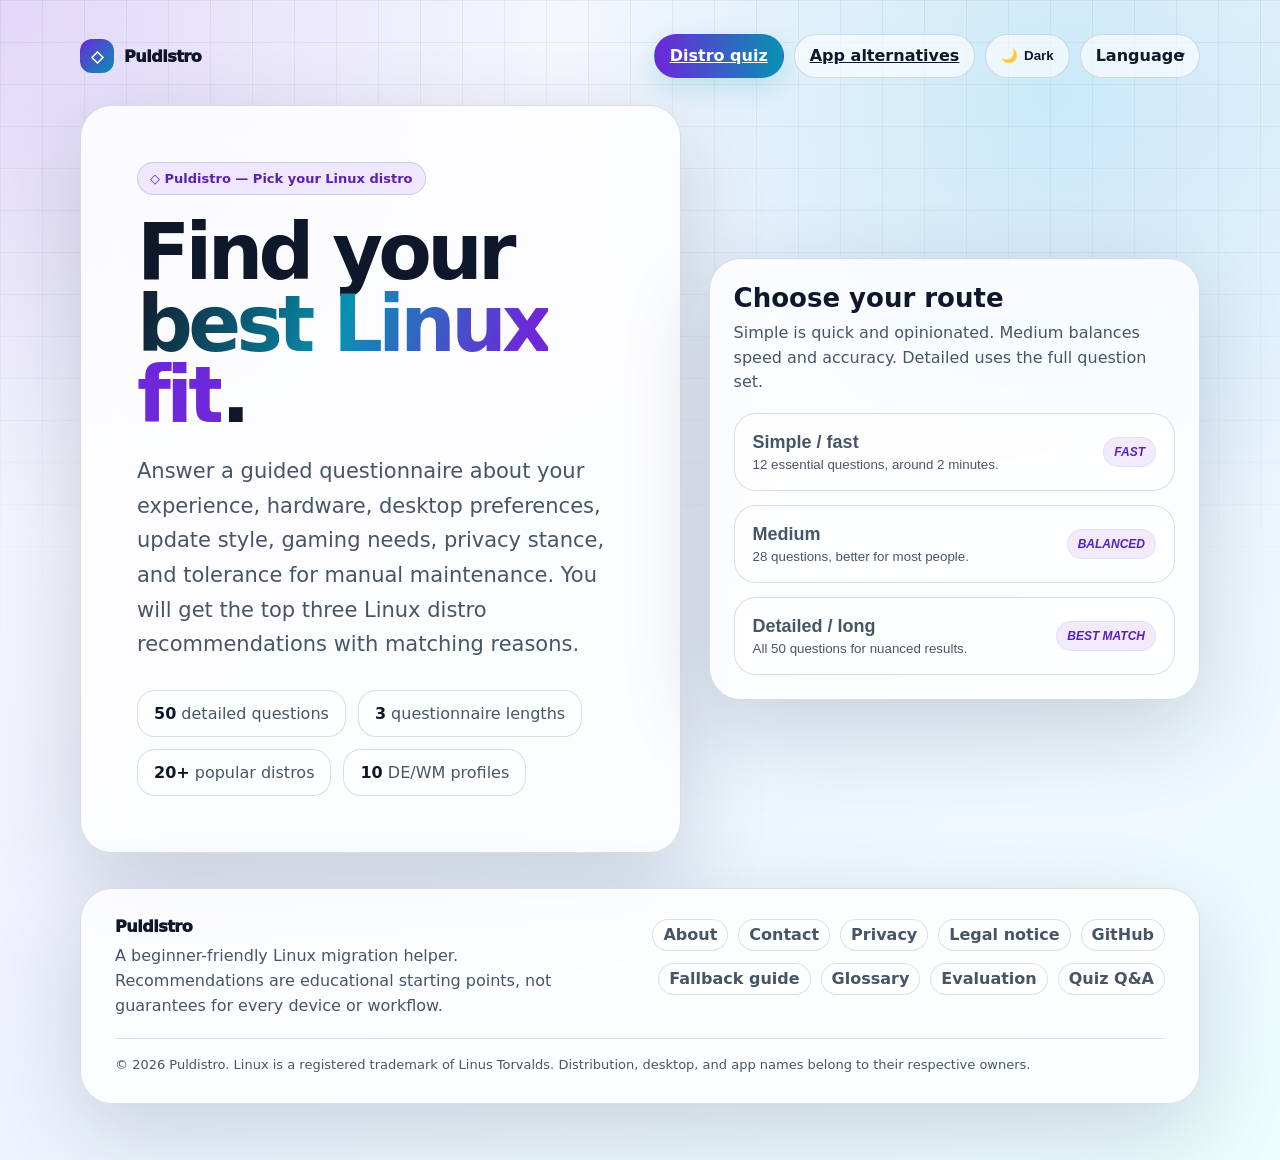
<file: index.html>
<!doctype html>
<html lang="en">
<head>
  <meta charset="utf-8" />
  <meta name="viewport" content="width=device-width, initial-scale=1" />
  <meta name="description" content="Puldistro is a Linux distro picker and beginner-friendly Linux distribution quiz that helps you find a Linux fit for your hardware, experience, gaming needs, privacy preferences, and maintenance style." />
  <meta name="robots" content="index, follow" />
  <link rel="canonical" href="https://puldistro.com/" />
  <meta property="og:title" content="Puldistro — Find your best Linux distro" />
  <meta property="og:description" content="Answer a guided Linux distribution quiz and get distro recommendations matched to your hardware, experience, gaming needs, privacy preferences, and maintenance style." />
  <meta property="og:type" content="website" />
  <meta property="og:url" content="https://puldistro.com/" />
  <meta property="og:site_name" content="Puldistro" />
  <meta name="twitter:card" content="summary" />
  <meta name="twitter:title" content="Puldistro — Find your best Linux distro" />
  <meta name="twitter:description" content="A beginner-friendly Linux distro picker and quiz for finding your best Linux distribution fit." />
  <link rel="icon" type="image/svg+xml" href="favicon.svg" />
  <title data-i18n="index.title">Puldistro — Linux distro picker</title>
  <script src="js/theme-init.js"></script>
  <link rel="stylesheet" href="css/index.css" />
  <link rel="stylesheet" href="css/theme.css?v=20260524-footer-style" />
  <script src="js/i18n-data.js?v=20260524-de-fallback" defer></script>
   <script src="js/i18n.js?v=20260524-live-locales" defer></script>
  <script src="js/theme.js?v=20260524-no-cursor-effect" defer></script>
  <script src="js/quiz-data.js" defer></script>
  <script src="js/index.js" defer></script>
</head>
<body>
  <main class="shell">
    <nav class="nav">
      <a class="brand" href="index.html"><span class="mark">◇</span><span data-i18n="common.brand">Puldistro</span></a>
      <div class="nav-links">
        <a class="btn primary" href="index.html" data-i18n="common.distro_quiz">Distro quiz</a>
        <a class="btn" href="html/alternatives.html" data-i18n="common.app_alternatives">App alternatives</a>

        <button class="btn theme-toggle" type="button" data-theme-toggle aria-label="Switch theme" data-i18n-attr-aria-label="common.switch_theme"><span class="theme-icon" aria-hidden="true">☀️</span><span class="theme-label" data-i18n="common.theme">Theme</span></button><label class="btn language-toggle"><span data-i18n="common.language_label">Language</span><select class="language-select" data-language-select aria-label="Language" data-i18n-attr-aria-label="common.language_label"><option value="en">English</option><option value="de">Deutsch</option></select></label></div>
    </nav>

    <section id="home" class="hero">
      <div class="intro glass">
        <div class="eyebrow" data-i18n="index.eyebrow">◇ Puldistro — Pick your Linux distro</div>
        <h1 data-i18n-html="index.hero_title">Find your <span class="gradient">best Linux fit</span>.</h1>
        <p class="lead" data-i18n="index.lead">Answer a guided questionnaire about your experience, hardware, desktop preferences, update style, gaming needs, privacy stance, and tolerance for manual maintenance. You will get the top three Linux distro recommendations with matching reasons.</p>
        <div class="stats">
          <div class="stat"><strong>50</strong> <span data-i18n="index.stat_questions">detailed questions</span></div>
          <div class="stat"><strong>3</strong> <span data-i18n="index.stat_lengths">questionnaire lengths</span></div>
          <div class="stat"><strong>20+</strong> <span data-i18n="index.stat_distros">popular distros</span></div>
          <div class="stat"><strong>10</strong> <span data-i18n="index.stat_profiles">DE/WM profiles</span></div>
        </div>
      </div>
      <aside class="mode-card glass">
        <h2 data-i18n="index.route_title">Choose your route</h2>
        <p data-i18n="index.route_text">Simple is quick and opinionated. Medium balances speed and accuracy. Detailed uses the full question set.</p>
        <div class="modes">
          <button class="mode" data-mode="simple"><span><b data-i18n="index.mode_simple">Simple / fast</b><span data-i18n="index.mode_simple_desc">12 essential questions, around 2 minutes.</span></span><i class="pill" data-i18n="index.mode_simple_pill">FAST</i></button>
          <button class="mode" data-mode="medium"><span><b data-i18n="index.mode_medium">Medium</b><span data-i18n="index.mode_medium_desc">28 questions, better for most people.</span></span><i class="pill" data-i18n="index.mode_medium_pill">BALANCED</i></button>
          <button class="mode" data-mode="detailed"><span><b data-i18n="index.mode_detailed">Detailed / long</b><span data-i18n="index.mode_detailed_desc">All 50 questions for nuanced results.</span></span><i class="pill" data-i18n="index.mode_detailed_pill">BEST MATCH</i></button>
        </div>
      </aside>
    </section>

    <section id="app" class="app">
      <article class="question-card glass">
        <div class="topbar">
          <div class="progress-wrap"><div id="progress" class="progress"></div></div>
          <div id="counter" class="counter"></div>
        </div>
        <div id="questionType" class="question-type"></div>
        <h2 id="question" class="question"></h2>
        <p id="hint" class="hint"></p>
        <div id="answers" class="answers"></div>
        <div class="controls">
          <button id="backBtn" class="btn" data-i18n="index.back">Back</button>
          <button id="restartBtn" class="btn" data-i18n="index.restart">Restart</button>
        </div>
      </article>
    </section>

    <section id="results" class="results">
      <div class="results-head glass">
        <h2 data-i18n="index.results_title">Your top three distros</h2>
        <p data-i18n="index.results_intro">Scores are preference matches, not objective quality rankings. If two results are close, pick based on community, desktop polish, and whether you prefer stable releases or newer packages.</p>
      </div>
      <div id="resultGrid" class="result-grid"></div>
      <section class="share-results glass" aria-live="polite">
        <div>
          <h3 data-i18n="index.share_title">Help improve Puldistro</h3>
          <p data-i18n="index.share_text">Optionally send your quiz answers, scores, language, and recommendation results anonymously. No account, cookies, IP address, or browser fingerprint is stored by Puldistro.</p>
        </div>
        <button id="shareResultsBtn" class="btn primary" type="button" data-i18n="index.share_button">Share anonymous result</button>
        <p id="shareResultsStatus" class="share-status" role="status"></p>
      </section>
      <div id="compatNotes" class="other-matches glass"></div>
      <div class="other-matches glass">
        <h3 data-i18n="index.other_matches">Other strong matches</h3>
        <div id="otherMatches" class="mini-list"></div>
        <div class="controls"><button id="againBtn" class="btn primary" data-i18n="index.take_again">Take it again</button></div>
      </div>
    </section>


    <footer class="site-footer glass">
      <div class="footer-top">
        <div>
          <div class="footer-brand" data-i18n="common.brand">Puldistro</div>
          <p class="footer-text" data-i18n="common.footer_text">A beginner-friendly Linux migration helper. Recommendations are educational starting points, not guarantees for every device or workflow.</p>
        </div>
        <nav class="footer-links" aria-label="Footer navigation" data-i18n-attr-aria-label="common.footer_aria">
          <div class="footer-row">
            <a href="html/about.html" data-i18n="common.about">About</a>
            <a href="html/contact.html" data-i18n="common.contact">Contact</a>
            <a href="html/privacy.html" data-i18n="common.privacy">Privacy</a>
            <a href="html/legal.html" data-i18n="common.legal_notice">Legal notice</a>
            <a href="https://github.com/firstp1ck/puldistro" target="_blank" rel="noopener noreferrer" data-i18n="common.github">GitHub</a>
          </div>
          <div class="footer-row">
            <a href="html/fallback.html" data-i18n="common.fallback_guide">Fallback guide</a>
            <a href="html/glossary.html" data-i18n="common.glossary">Glossary</a>
            <a href="html/evaluation.html" data-i18n="common.evaluation">Evaluation</a>
            <a href="html/questions.html" data-i18n="common.questions_answers">Quiz Q&A</a>
          </div>
        </nav>
      </div>
      <div class="footer-bottom" data-i18n="common.footer_bottom">© 2026 Puldistro. Linux is a registered trademark of Linus Torvalds. Distribution, desktop, and app names belong to their respective owners.</div>
    </footer>
  </main>

</body>
</html>
</file>
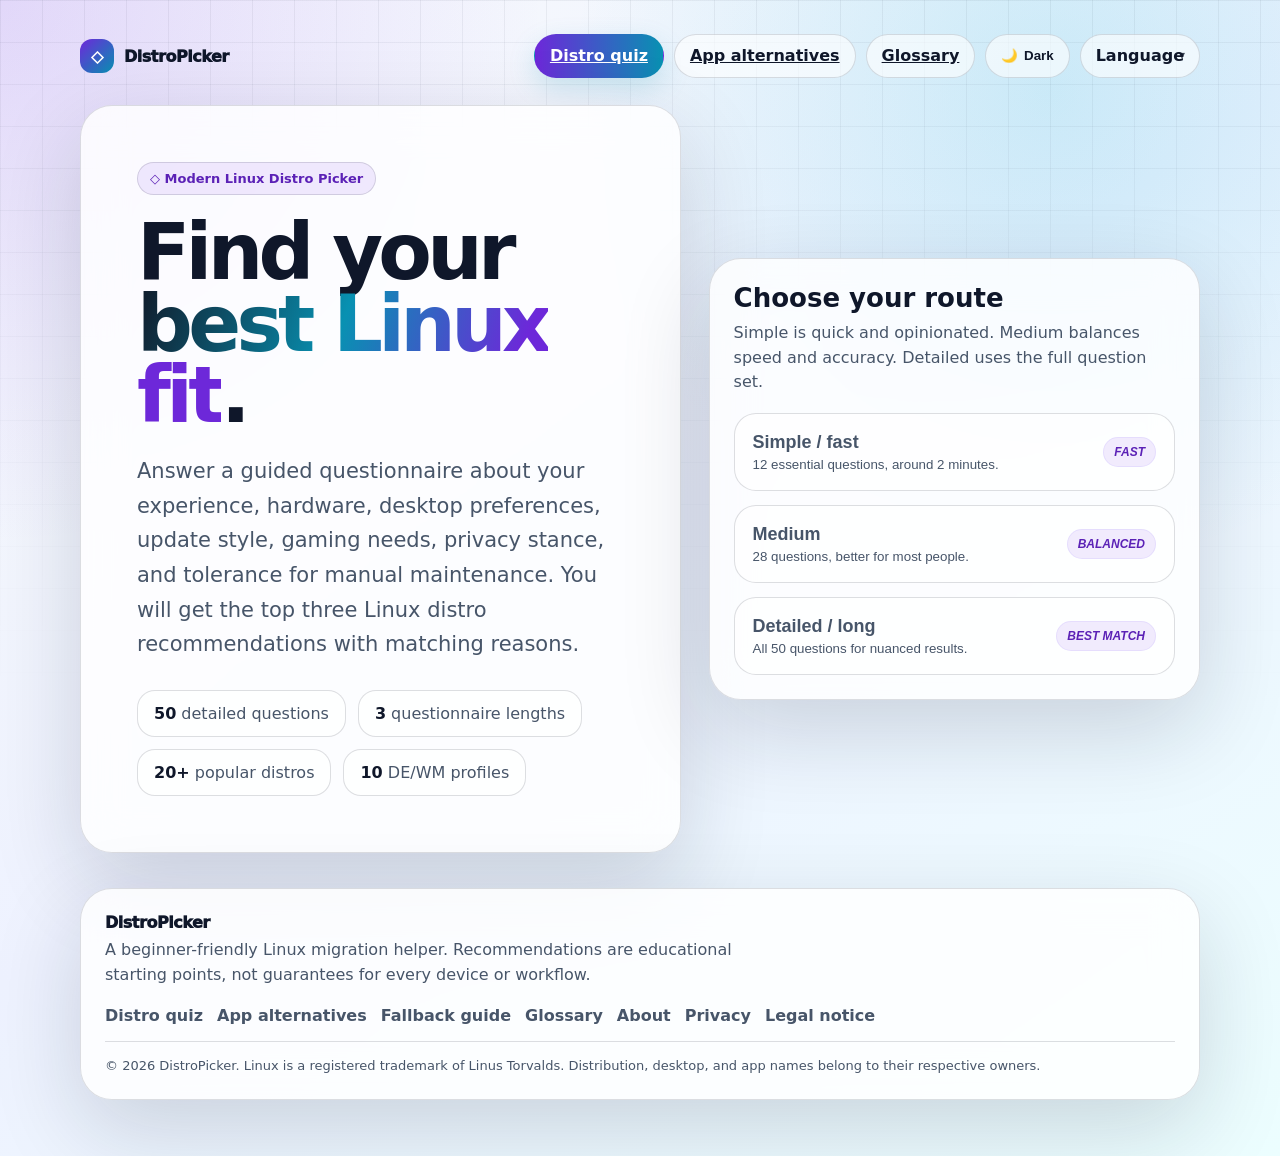
<file: linux-distro-helper/index.html>
<!doctype html>
<html lang="en">
<head>
  <meta charset="utf-8" />
  <meta name="viewport" content="width=device-width, initial-scale=1" />
  <title data-i18n="index.title">Linux Distro Helper</title>
  <script src="js/theme-init.js"></script>
  <link rel="stylesheet" href="css/index.css" />
  <link rel="stylesheet" href="css/theme.css?v=20260524-language-card-clickable" />
  <script src="js/i18n.js?v=20260524-live-locales" defer></script>
  <script src="js/theme.js" defer></script>
  <script src="js/index.js" defer></script>
</head>
<body>
  <main class="shell">
    <nav class="nav">
      <a class="brand" href="index.html"><span class="mark">◇</span><span data-i18n="common.brand">DistroPicker</span></a>
      <div class="nav-links">
        <a class="btn primary" href="index.html" data-i18n="common.distro_quiz">Distro quiz</a>
        <a class="btn" href="html/alternatives.html" data-i18n="common.app_alternatives">App alternatives</a>
        <a class="btn" href="html/glossary.html" data-i18n="common.glossary">Glossary</a>
      
        <button class="btn theme-toggle" type="button" data-theme-toggle aria-label="Switch theme" data-i18n-attr-aria-label="common.switch_theme"><span class="theme-icon" aria-hidden="true">☀️</span><span class="theme-label" data-i18n="common.theme">Theme</span></button><label class="btn language-toggle"><span data-i18n="common.language_label">Language</span><select class="language-select" data-language-select aria-label="Language"><option value="en">English</option><option value="de">Deutsch</option></select></label></div>
    </nav>

    <section id="home" class="hero">
      <div class="intro glass">
        <div class="eyebrow" data-i18n="index.eyebrow">◇ Modern Linux Distro Picker</div>
        <h1 data-i18n-html="index.hero_title">Find your <span class="gradient">best Linux fit</span>.</h1>
        <p class="lead" data-i18n="index.lead">Answer a guided questionnaire about your experience, hardware, desktop preferences, update style, gaming needs, privacy stance, and tolerance for manual maintenance. You will get the top three Linux distro recommendations with matching reasons.</p>
        <div class="stats">
          <div class="stat"><strong>50</strong> <span data-i18n="index.stat_questions">detailed questions</span></div>
          <div class="stat"><strong>3</strong> <span data-i18n="index.stat_lengths">questionnaire lengths</span></div>
          <div class="stat"><strong>20+</strong> <span data-i18n="index.stat_distros">popular distros</span></div>
          <div class="stat"><strong>10</strong> <span data-i18n="index.stat_profiles">DE/WM profiles</span></div>
        </div>
      </div>
      <aside class="mode-card glass">
        <h2 data-i18n="index.route_title">Choose your route</h2>
        <p data-i18n="index.route_text">Simple is quick and opinionated. Medium balances speed and accuracy. Detailed uses the full question set.</p>
        <div class="modes">
          <button class="mode" data-mode="simple"><span><b data-i18n="index.mode_simple">Simple / fast</b><span data-i18n="index.mode_simple_desc">12 essential questions, around 2 minutes.</span></span><i class="pill" data-i18n="index.mode_simple_pill">FAST</i></button>
          <button class="mode" data-mode="medium"><span><b data-i18n="index.mode_medium">Medium</b><span data-i18n="index.mode_medium_desc">28 questions, better for most people.</span></span><i class="pill" data-i18n="index.mode_medium_pill">BALANCED</i></button>
          <button class="mode" data-mode="detailed"><span><b data-i18n="index.mode_detailed">Detailed / long</b><span data-i18n="index.mode_detailed_desc">All 50 questions for nuanced results.</span></span><i class="pill" data-i18n="index.mode_detailed_pill">BEST MATCH</i></button>
        </div>
      </aside>
    </section>

    <section id="app" class="app">
      <article class="question-card glass">
        <div class="topbar">
          <div class="progress-wrap"><div id="progress" class="progress"></div></div>
          <div id="counter" class="counter"></div>
        </div>
        <div id="questionType" class="question-type"></div>
        <h2 id="question" class="question"></h2>
        <p id="hint" class="hint"></p>
        <div id="answers" class="answers"></div>
        <div class="controls">
          <button id="backBtn" class="btn" data-i18n="index.back">Back</button>
          <button id="restartBtn" class="btn" data-i18n="index.restart">Restart</button>
        </div>
      </article>
    </section>

    <section id="results" class="results">
      <div class="results-head glass">
        <h2 data-i18n="index.results_title">Your top three distros</h2>
        <p data-i18n="index.results_intro">Scores are preference matches, not objective quality rankings. If two results are close, pick based on community, desktop polish, and whether you prefer stable releases or newer packages.</p>
      </div>
      <div id="resultGrid" class="result-grid"></div>
      <div id="compatNotes" class="other-matches glass"></div>
      <div class="other-matches glass">
        <h3 data-i18n="index.other_matches">Other strong matches</h3>
        <div id="otherMatches" class="mini-list"></div>
        <div class="controls"><button id="againBtn" class="btn primary" data-i18n="index.take_again">Take it again</button></div>
      </div>
    </section>


    <footer class="site-footer glass">
      <div class="footer-top">
        <div>
          <div class="footer-brand" data-i18n="common.brand">DistroPicker</div>
          <p class="footer-text" data-i18n="common.footer_text">A beginner-friendly Linux migration helper. Recommendations are educational starting points, not guarantees for every device or workflow.</p>
        </div>
        <nav class="footer-links" aria-label="Footer navigation" data-i18n-attr-aria-label="common.footer_aria">
          <a href="index.html" data-i18n="common.distro_quiz">Distro quiz</a>
          <a href="html/alternatives.html" data-i18n="common.app_alternatives">App alternatives</a>
          <a href="html/fallback.html" data-i18n="common.fallback_guide">Fallback guide</a>
          <a href="html/glossary.html" data-i18n="common.glossary">Glossary</a>
          <a href="html/about.html" data-i18n="common.about">About</a>
          <a href="html/privacy.html" data-i18n="common.privacy">Privacy</a>
          <a href="html/legal.html" data-i18n="common.legal_notice">Legal notice</a>
        </nav>
      </div>
      <div class="footer-bottom" data-i18n="common.footer_bottom">© 2026 DistroPicker. Linux is a registered trademark of Linus Torvalds. Distribution, desktop, and app names belong to their respective owners.</div>
    </footer>
  </main>

</body>
</html>
</file>
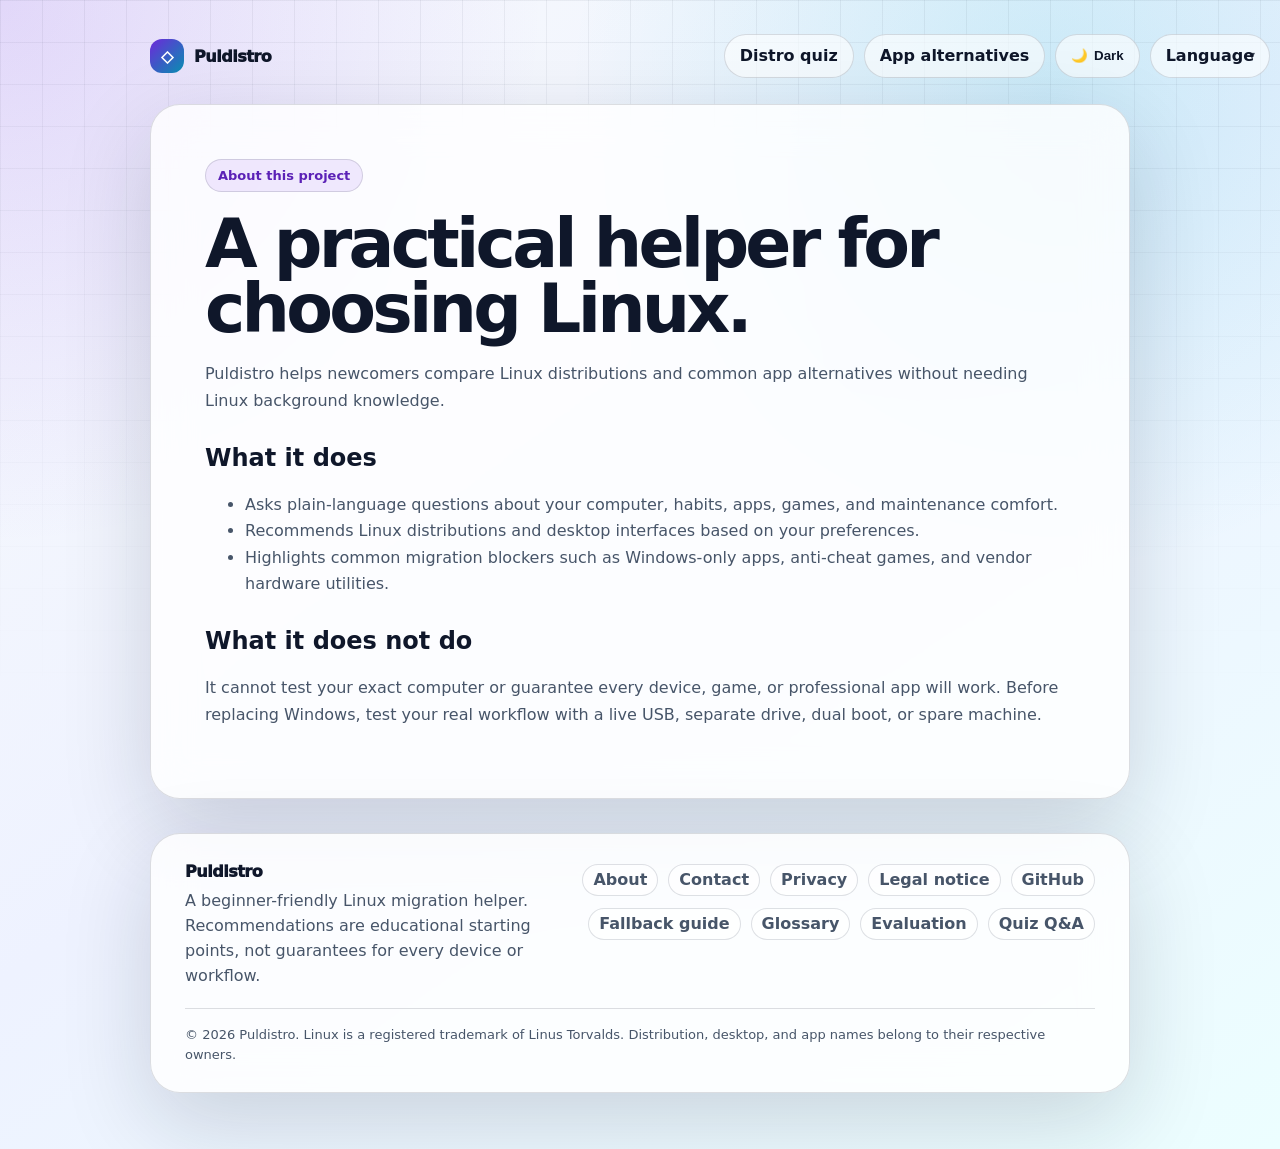
<file: html/about.html>
<!doctype html>
<html lang="en">
<head>
  <meta charset="utf-8" />
  <meta name="viewport" content="width=device-width, initial-scale=1" />
  <link rel="icon" type="image/svg+xml" href="../favicon.svg" />
  <title data-i18n="about.title">About | Puldistro</title>
  <script src="../js/theme-init.js"></script>
  <link rel="stylesheet" href="../css/about.css" />
  <link rel="stylesheet" href="../css/theme.css?v=20260524-footer-style" />
  <script src="../js/i18n-data.js?v=20260524-de-fallback" defer></script>
   <script src="../js/i18n.js?v=20260524-live-locales" defer></script>
  <script src="../js/theme.js?v=20260524-no-cursor-effect" defer></script>
</head>
<body>
  <main class="shell">
    <nav class="nav"><a class="brand" href="../index.html"><span class="mark">◇</span><span data-i18n="common.brand">Puldistro</span></a><div class="nav-links"><a class="btn" href="../index.html" data-i18n="common.distro_quiz">Distro quiz</a><a class="btn" href="alternatives.html" data-i18n="common.app_alternatives">App alternatives</a><button class="btn theme-toggle" type="button" data-theme-toggle aria-label="Switch theme" data-i18n-attr-aria-label="common.switch_theme"><span class="theme-icon" aria-hidden="true">☀️</span><span class="theme-label" data-i18n="common.theme">Theme</span></button><label class="btn language-toggle"><span data-i18n="common.language_label">Language</span><select class="language-select" data-language-select aria-label="Language" data-i18n-attr-aria-label="common.language_label"><option value="en">English</option><option value="de">Deutsch</option></select></label></div></nav>
    <article class="page glass">
      <div class="eyebrow" data-i18n="about.eyebrow">About this project</div>
      <h1 data-i18n="about.heading">A practical helper for choosing Linux.</h1>
      <p data-i18n="about.intro">Puldistro helps newcomers compare Linux distributions and common app alternatives without needing Linux background knowledge.</p><h2 data-i18n="about.what_does">What it does</h2><ul><li data-i18n="about.does_1">Asks plain-language questions about your computer, habits, apps, games, and maintenance comfort.</li><li data-i18n="about.does_2">Recommends Linux distributions and desktop interfaces based on your preferences.</li><li data-i18n="about.does_3">Highlights common migration blockers such as Windows-only apps, anti-cheat games, and vendor hardware utilities.</li></ul><h2 data-i18n="about.what_not">What it does not do</h2><p data-i18n="about.not_text">It cannot test your exact computer or guarantee every device, game, or professional app will work. Before replacing Windows, test your real workflow with a live USB, separate drive, dual boot, or spare machine.</p>
    </article>
    <footer class="site-footer glass"><div class="footer-top"><div><div class="footer-brand" data-i18n="common.brand">Puldistro</div><p class="footer-text" data-i18n="common.footer_text">A beginner-friendly Linux migration helper. Recommendations are educational starting points, not guarantees for every device or workflow.</p></div><nav class="footer-links" aria-label="Footer navigation" data-i18n-attr-aria-label="common.footer_aria"><div class="footer-row"><a href="about.html" data-i18n="common.about">About</a><a href="contact.html" data-i18n="common.contact">Contact</a><a href="privacy.html" data-i18n="common.privacy">Privacy</a><a href="legal.html" data-i18n="common.legal_notice">Legal notice</a><a href="https://github.com/firstp1ck/puldistro" target="_blank" rel="noopener noreferrer" data-i18n="common.github">GitHub</a></div><div class="footer-row"><a href="fallback.html" data-i18n="common.fallback_guide">Fallback guide</a><a href="glossary.html" data-i18n="common.glossary">Glossary</a><a href="evaluation.html" data-i18n="common.evaluation">Evaluation</a><a href="questions.html" data-i18n="common.questions_answers">Quiz Q&A</a></div></nav></div><div class="footer-bottom" data-i18n="common.footer_bottom">© 2026 Puldistro. Linux is a registered trademark of Linus Torvalds. Distribution, desktop, and app names belong to their respective owners.</div></footer>
  </main>
</body>
</html>
</file>
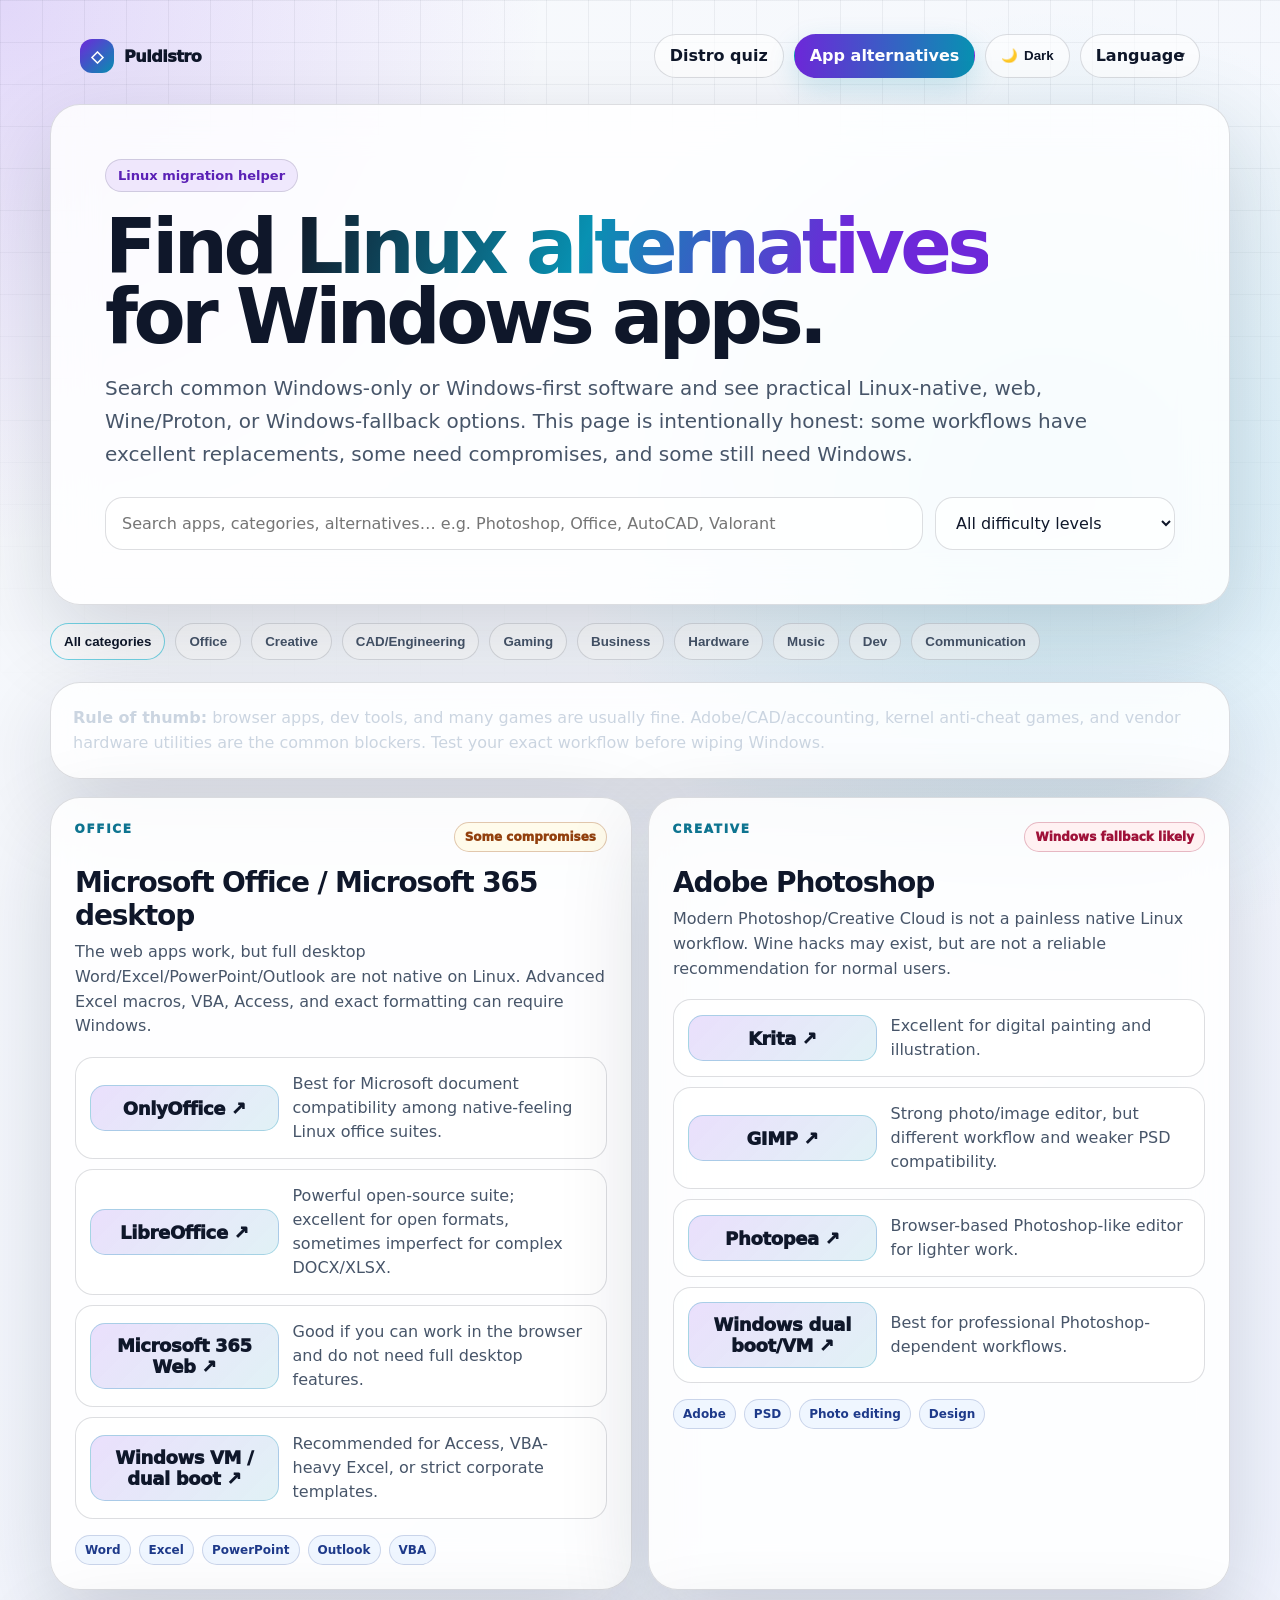
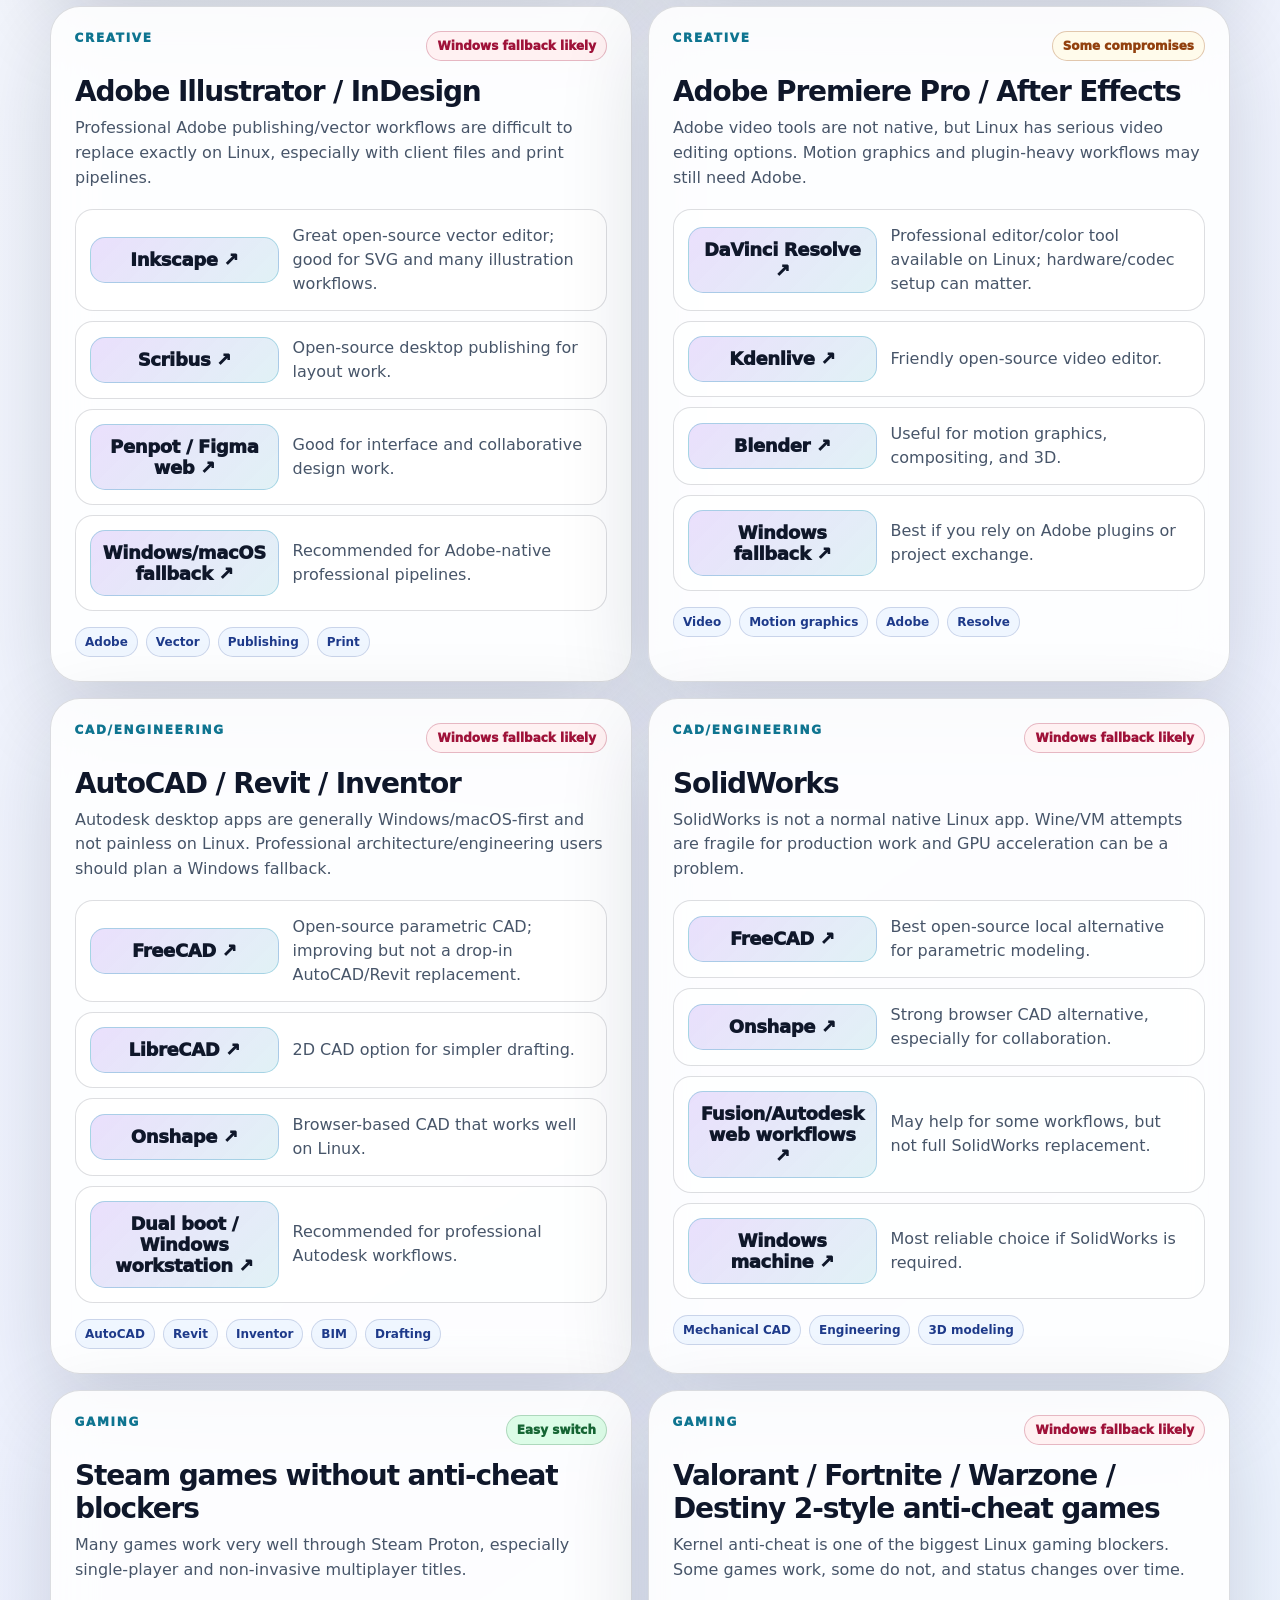
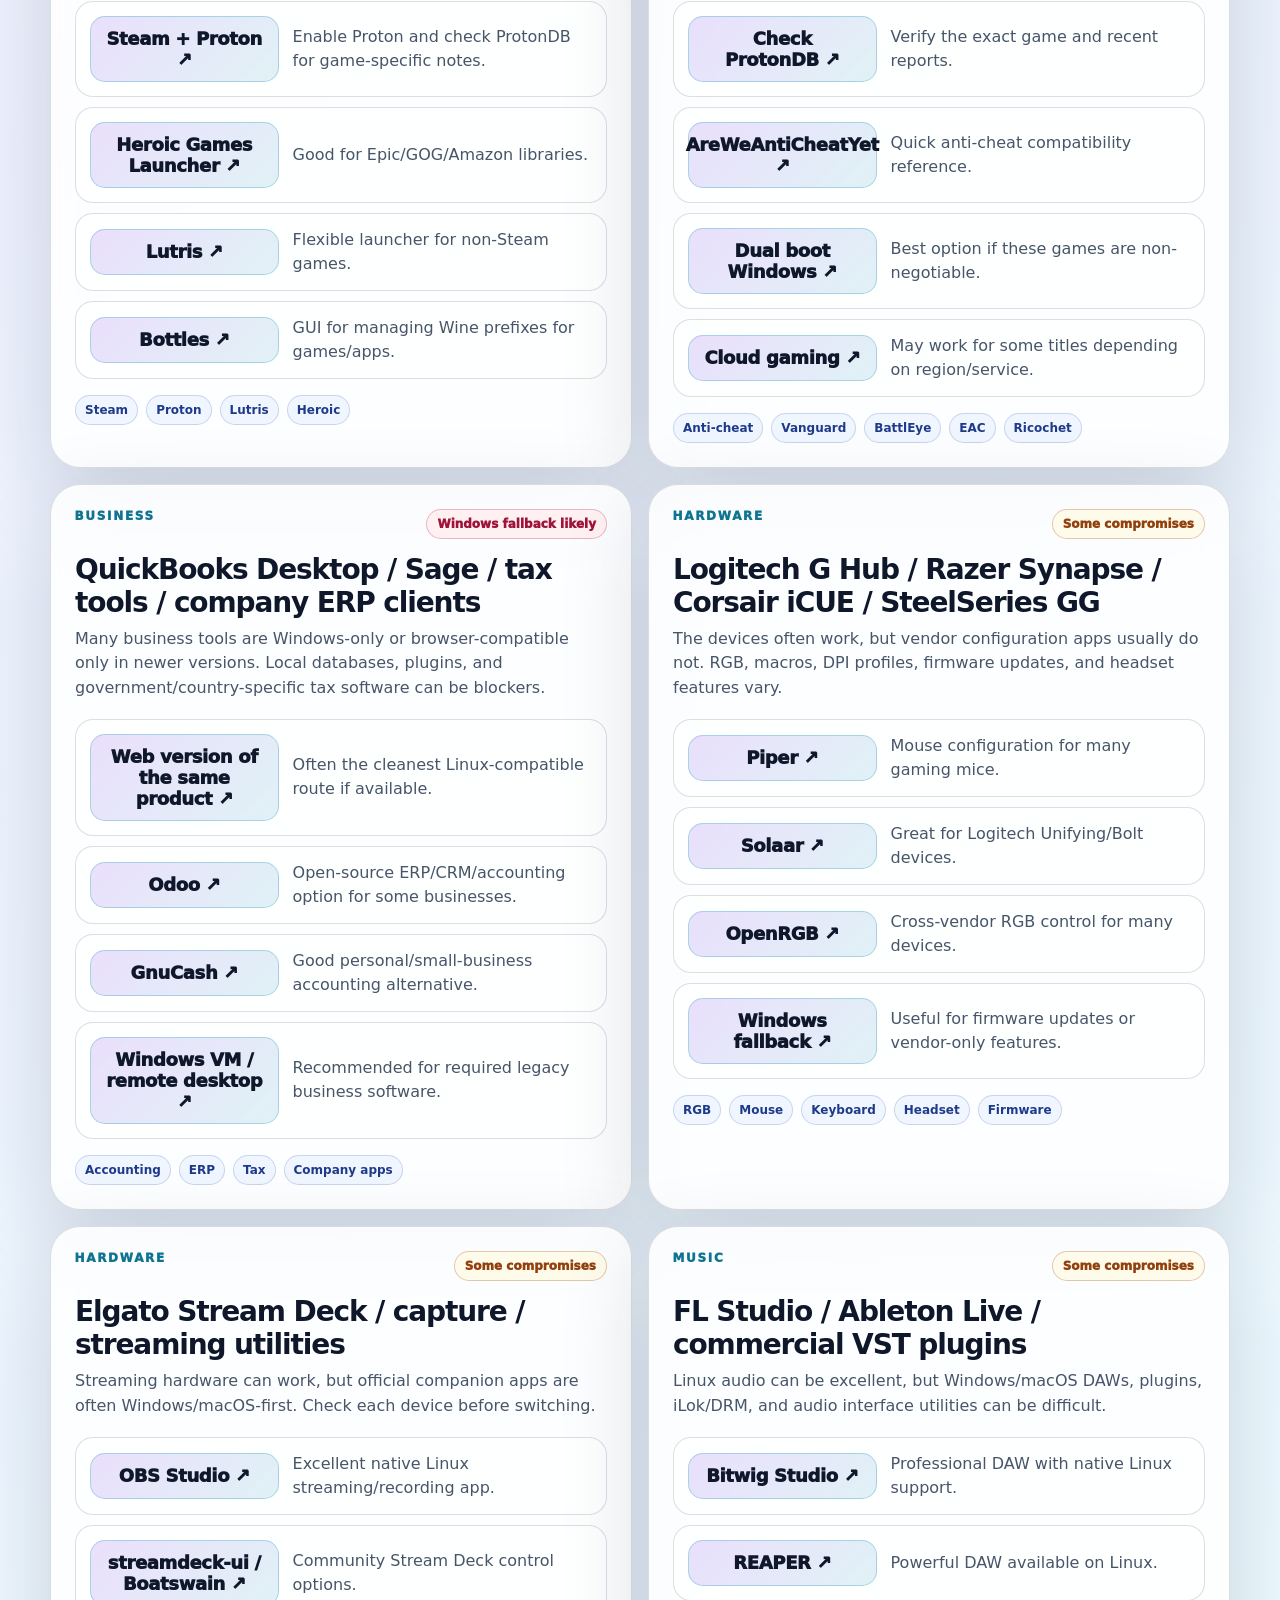
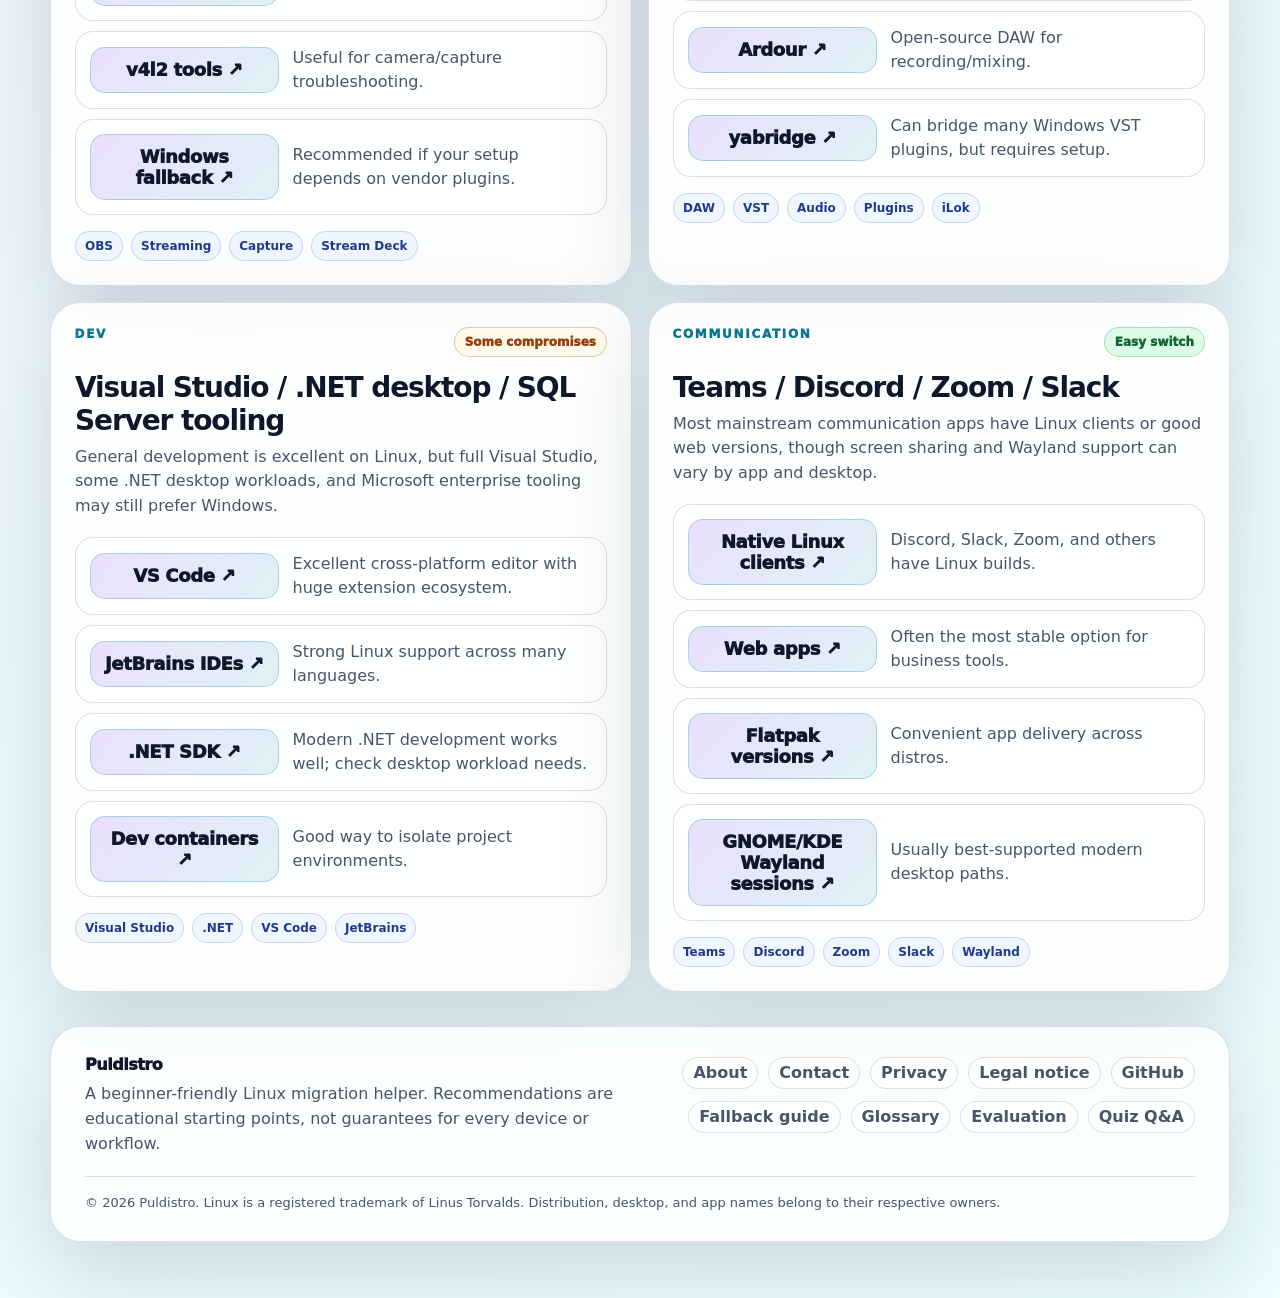
<file: html/alternatives.html>
<!doctype html>
<html lang="en">
<head>
  <meta charset="utf-8" />
  <meta name="viewport" content="width=device-width, initial-scale=1" />
  <link rel="icon" type="image/svg+xml" href="../favicon.svg" />
  <title data-i18n="alternatives.title">Linux App Alternatives</title>
  <script src="../js/theme-init.js"></script>
  <link rel="stylesheet" href="../css/alternatives.css" />
  <link rel="stylesheet" href="../css/theme.css?v=20260524-footer-style" />
  <script src="../js/i18n-data.js?v=20260524-de-fallback" defer></script>
   <script src="../js/i18n.js?v=20260524-live-locales" defer></script>
  <script src="../js/theme.js?v=20260524-no-cursor-effect" defer></script>
  <script src="../js/alternatives.js" defer></script>
</head>
<body>
  <main class="shell">
    <nav class="nav">
      <a class="brand" href="../index.html"><span class="mark">◇</span><span data-i18n="common.brand">Puldistro</span></a>
      <div class="nav-links">
        <a class="btn" href="../index.html" data-i18n="common.distro_quiz">Distro quiz</a>
        
        <a class="btn primary" href="alternatives.html" data-i18n="common.app_alternatives">App alternatives</a>

        <button class="btn theme-toggle" type="button" data-theme-toggle aria-label="Switch theme" data-i18n-attr-aria-label="common.switch_theme"><span class="theme-icon" aria-hidden="true">☀️</span><span class="theme-label" data-i18n="common.theme">Theme</span></button><label class="btn language-toggle"><span data-i18n="common.language_label">Language</span><select class="language-select" data-language-select aria-label="Language" data-i18n-attr-aria-label="common.language_label"><option value="en">English</option><option value="de">Deutsch</option></select></label></div>
    </nav>

    <section class="hero glass">
      <div class="eyebrow" data-i18n="alternatives.eyebrow">Linux migration helper</div>
      <h1 data-i18n-html="alternatives.hero_title">Find <span class="gradient">Linux alternatives</span> for Windows apps.</h1>
      <p class="lead" data-i18n="alternatives.lead">Search common Windows-only or Windows-first software and see practical Linux-native, web, Wine/Proton, or Windows-fallback options. This page is intentionally honest: some workflows have excellent replacements, some need compromises, and some still need Windows.</p>
      <div class="search-row">
        <input id="search" type="search" placeholder="Search apps, categories, alternatives… e.g. Photoshop, Office, AutoCAD, Valorant" data-i18n-attr-placeholder="alternatives.search_placeholder" />
        <select id="difficulty">
          <option value="all" data-i18n="alternatives.difficulty_all">All difficulty levels</option>
          <option value="easy" data-i18n="alternatives.difficulty_easy">Easy switch</option>
          <option value="medium" data-i18n="alternatives.difficulty_medium">Some compromises</option>
          <option value="hard" data-i18n="alternatives.difficulty_hard">Windows fallback likely</option>
        </select>
      </div>
    </section>

    <div id="filters" class="filters"></div>

    <section class="note glass">
      <span data-i18n-html="alternatives.rule_html"><strong>Rule of thumb:</strong> browser apps, dev tools, and many games are usually fine. Adobe/CAD/accounting, kernel anti-cheat games, and vendor hardware utilities are the common blockers. Test your exact workflow before wiping Windows.</span>
    </section>

    <section id="grid" class="grid"></section>
    <section id="empty" class="empty glass" data-i18n="alternatives.empty">No matches. Try a broader search or choose “All categories”.</section>


    <footer class="site-footer glass">
      <div class="footer-top">
        <div>
          <div class="footer-brand" data-i18n="common.brand">Puldistro</div>
          <p class="footer-text" data-i18n="common.footer_text">A beginner-friendly Linux migration helper. Recommendations are educational starting points, not guarantees for every device or workflow.</p>
        </div>
        <nav class="footer-links" aria-label="Footer navigation" data-i18n-attr-aria-label="common.footer_aria">
          <div class="footer-row">
            <a href="about.html" data-i18n="common.about">About</a>
            <a href="contact.html" data-i18n="common.contact">Contact</a>
            <a href="privacy.html" data-i18n="common.privacy">Privacy</a>
            <a href="legal.html" data-i18n="common.legal_notice">Legal notice</a>
            <a href="https://github.com/firstp1ck/puldistro" target="_blank" rel="noopener noreferrer" data-i18n="common.github">GitHub</a>
          </div>
          <div class="footer-row">
            <a href="fallback.html" data-i18n="common.fallback_guide">Fallback guide</a>
            <a href="glossary.html" data-i18n="common.glossary">Glossary</a>
            <a href="evaluation.html" data-i18n="common.evaluation">Evaluation</a>
            <a href="questions.html" data-i18n="common.questions_answers">Quiz Q&A</a>
          </div>
        </nav>
      </div>
      <div class="footer-bottom" data-i18n="common.footer_bottom">© 2026 Puldistro. Linux is a registered trademark of Linus Torvalds. Distribution, desktop, and app names belong to their respective owners.</div>
    </footer>
  </main>

</body>
</html>
</file>
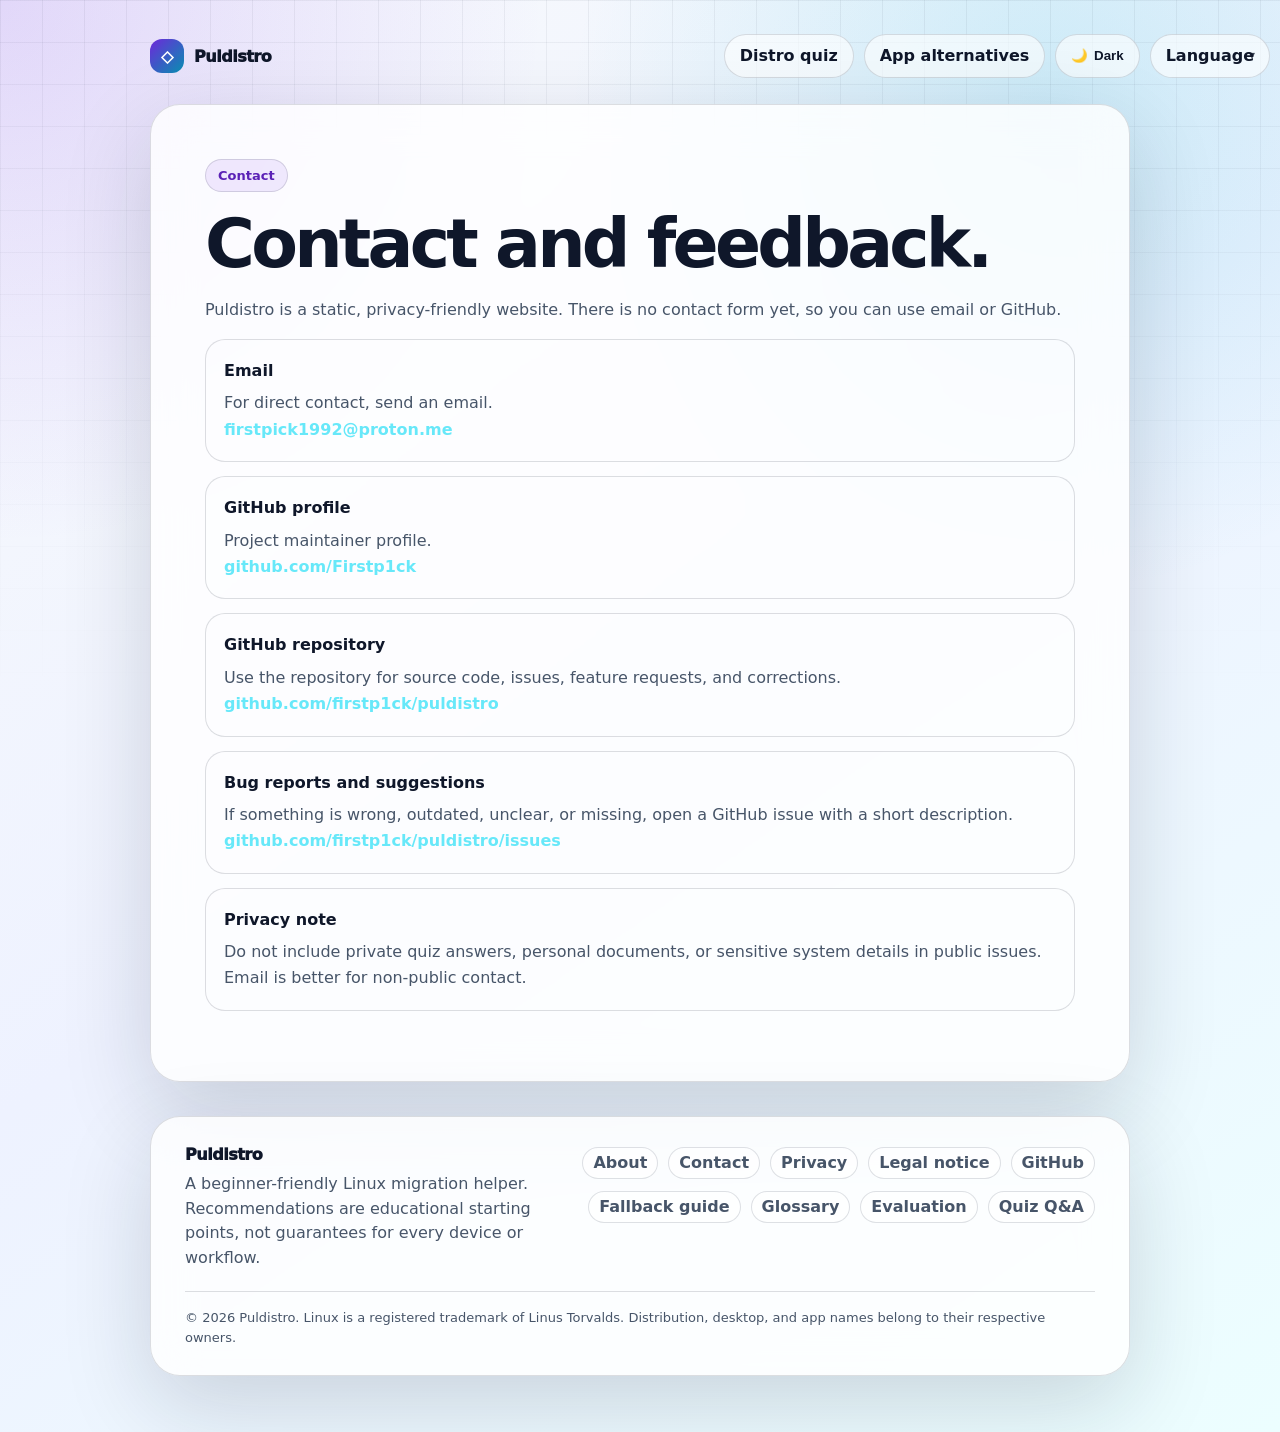
<file: html/contact.html>
<!doctype html>
<html lang="en">
<head>
  <meta charset="utf-8" />
  <meta name="viewport" content="width=device-width, initial-scale=1" />
  <link rel="icon" type="image/svg+xml" href="../favicon.svg" />
  <title data-i18n="contact.title">Contact | Puldistro</title>
  <script src="../js/theme-init.js"></script>
  <link rel="stylesheet" href="../css/contact.css" />
  <link rel="stylesheet" href="../css/theme.css?v=20260524-footer-style" />
  <script src="../js/i18n-data.js?v=20260524-de-fallback" defer></script>
   <script src="../js/i18n.js?v=20260524-live-locales" defer></script>
  <script src="../js/theme.js?v=20260524-no-cursor-effect" defer></script>
</head>
<body>
  <main class="shell">
    <nav class="nav"><a class="brand" href="../index.html"><span class="mark">◇</span><span data-i18n="common.brand">Puldistro</span></a><div class="nav-links"><a class="btn" href="../index.html" data-i18n="common.distro_quiz">Distro quiz</a><a class="btn" href="alternatives.html" data-i18n="common.app_alternatives">App alternatives</a><button class="btn theme-toggle" type="button" data-theme-toggle aria-label="Switch theme" data-i18n-attr-aria-label="common.switch_theme"><span class="theme-icon" aria-hidden="true">☀️</span><span class="theme-label" data-i18n="common.theme">Theme</span></button><label class="btn language-toggle"><span data-i18n="common.language_label">Language</span><select class="language-select" data-language-select aria-label="Language" data-i18n-attr-aria-label="common.language_label"><option value="en">English</option><option value="de">Deutsch</option></select></label></div></nav>
    <article class="page glass">
      <div class="eyebrow" data-i18n="contact.eyebrow">Contact</div>
      <h1 data-i18n="contact.heading">Contact and feedback.</h1>
      <p data-i18n="contact.intro">Puldistro is a static, privacy-friendly website. There is no contact form yet, so you can use email or GitHub.</p>
      <ul class="contact-list">
        <li class="contact-card"><strong data-i18n="contact.email_title">Email</strong><span data-i18n="contact.email_text">For direct contact, send an email.</span><br /><a href="mailto:firstpick1992@proton.me">firstpick1992@proton.me</a></li>
        <li class="contact-card"><strong data-i18n="contact.profile_title">GitHub profile</strong><span data-i18n="contact.profile_text">Project maintainer profile.</span><br /><a href="https://github.com/Firstp1ck" target="_blank" rel="noopener noreferrer">github.com/Firstp1ck</a></li>
        <li class="contact-card"><strong data-i18n="contact.github_title">GitHub repository</strong><span data-i18n="contact.github_text">Use the repository for source code, issues, feature requests, and corrections.</span><br /><a href="https://github.com/firstp1ck/puldistro" target="_blank" rel="noopener noreferrer">github.com/firstp1ck/puldistro</a></li>
        <li class="contact-card"><strong data-i18n="contact.issues_title">Bug reports and suggestions</strong><span data-i18n="contact.issues_text">If something is wrong, outdated, unclear, or missing, open a GitHub issue with a short description.</span><br /><a href="https://github.com/firstp1ck/puldistro/issues" target="_blank" rel="noopener noreferrer">github.com/firstp1ck/puldistro/issues</a></li>
        <li class="contact-card"><strong data-i18n="contact.privacy_title">Privacy note</strong><span data-i18n="contact.privacy_text">Do not include private quiz answers, personal documents, or sensitive system details in public issues. Email is better for non-public contact.</span></li>
      </ul>
    </article>
    <footer class="site-footer glass"><div class="footer-top"><div><div class="footer-brand" data-i18n="common.brand">Puldistro</div><p class="footer-text" data-i18n="common.footer_text">A beginner-friendly Linux migration helper. Recommendations are educational starting points, not guarantees for every device or workflow.</p></div><nav class="footer-links" aria-label="Footer navigation" data-i18n-attr-aria-label="common.footer_aria"><div class="footer-row"><a href="about.html" data-i18n="common.about">About</a><a href="contact.html" data-i18n="common.contact">Contact</a><a href="privacy.html" data-i18n="common.privacy">Privacy</a><a href="legal.html" data-i18n="common.legal_notice">Legal notice</a><a href="https://github.com/firstp1ck/puldistro" target="_blank" rel="noopener noreferrer" data-i18n="common.github">GitHub</a></div><div class="footer-row"><a href="fallback.html" data-i18n="common.fallback_guide">Fallback guide</a><a href="glossary.html" data-i18n="common.glossary">Glossary</a><a href="evaluation.html" data-i18n="common.evaluation">Evaluation</a><a href="questions.html" data-i18n="common.questions_answers">Quiz Q&A</a></div></nav></div><div class="footer-bottom" data-i18n="common.footer_bottom">© 2026 Puldistro. Linux is a registered trademark of Linus Torvalds. Distribution, desktop, and app names belong to their respective owners.</div></footer>
  </main>
</body>
</html>
</file>
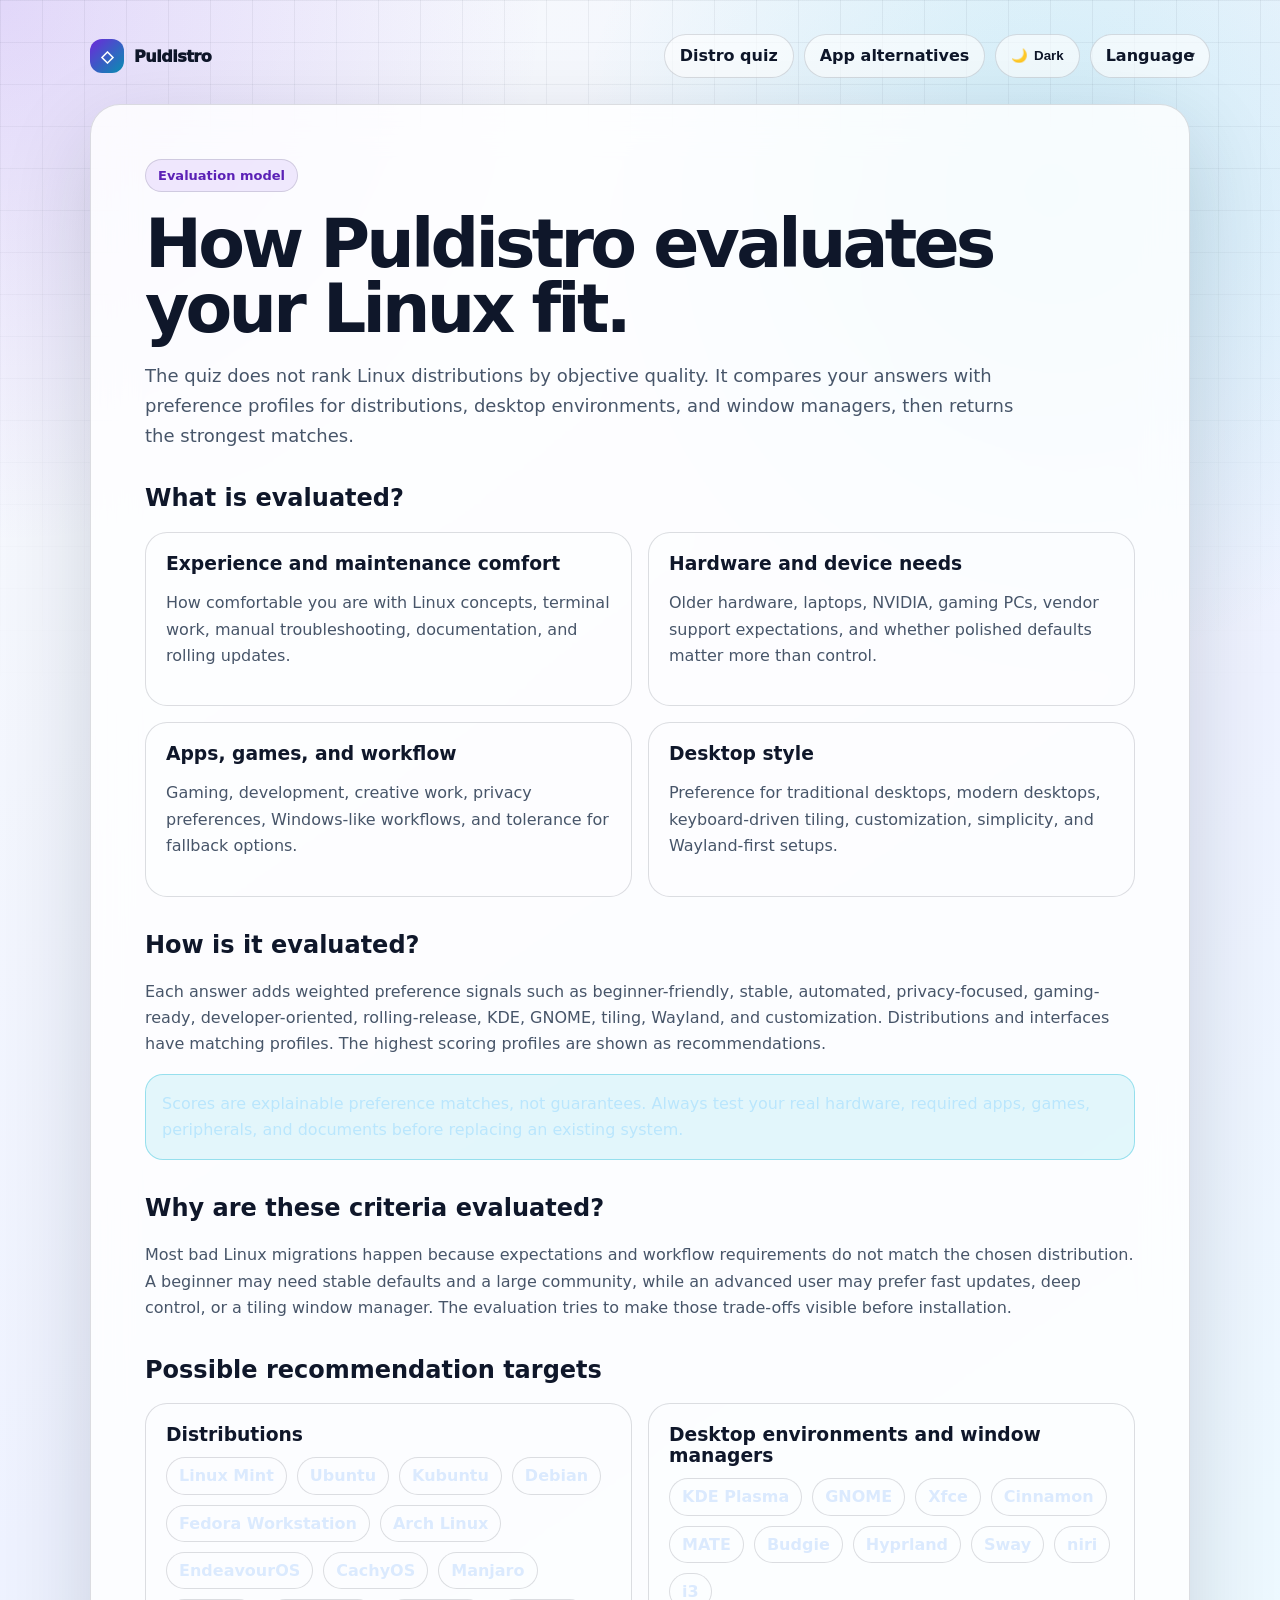
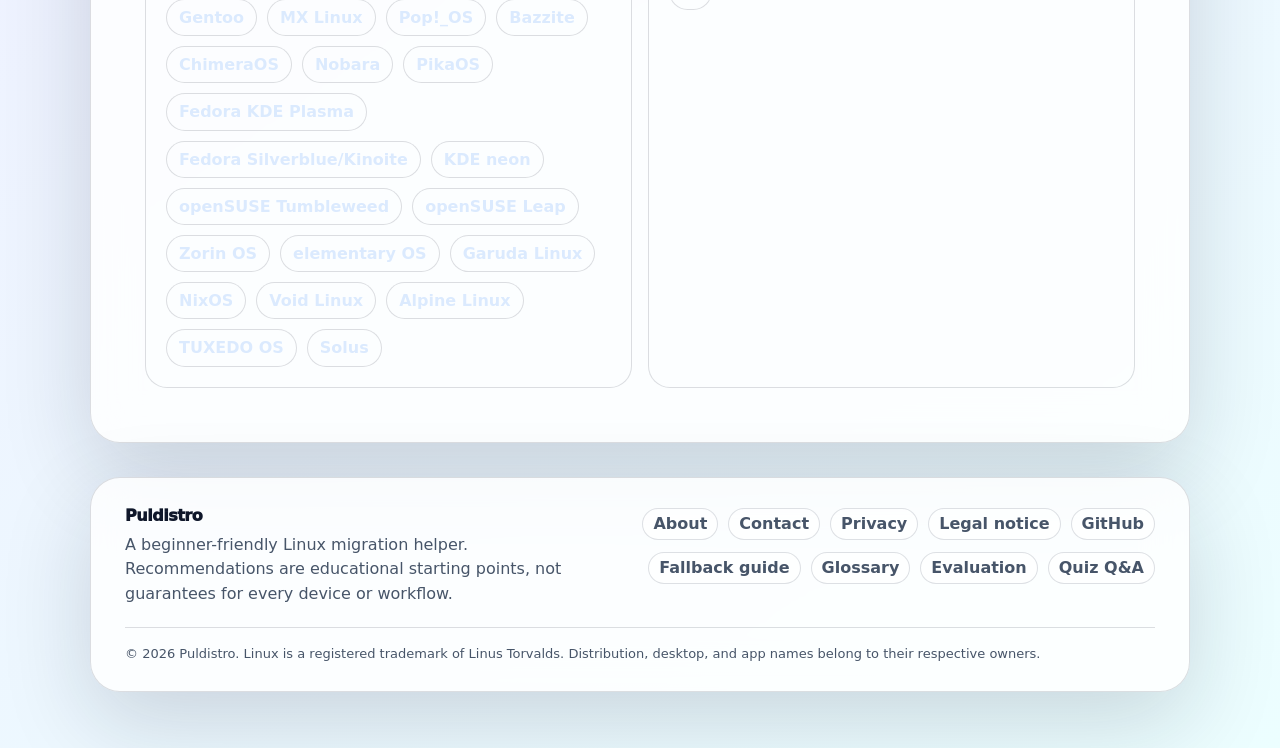
<file: html/evaluation.html>
<!doctype html>
<html lang="en">
<head>
  <meta charset="utf-8" />
  <meta name="viewport" content="width=device-width, initial-scale=1" />
  <link rel="icon" type="image/svg+xml" href="../favicon.svg" />
  <title data-i18n="evaluation.title">Evaluation | Puldistro</title>
  <script src="../js/theme-init.js"></script>
  <link rel="stylesheet" href="../css/evaluation.css" />
  <link rel="stylesheet" href="../css/theme.css?v=20260524-footer-style" />
  <script src="../js/i18n-data.js?v=20260524-de-fallback" defer></script>
   <script src="../js/i18n.js?v=20260524-live-locales" defer></script>
  <script src="../js/theme.js?v=20260524-no-cursor-effect" defer></script>
</head>
<body>
  <main class="shell">
    <nav class="nav"><a class="brand" href="../index.html"><span class="mark">◇</span><span data-i18n="common.brand">Puldistro</span></a><div class="nav-links"><a class="btn" href="../index.html" data-i18n="common.distro_quiz">Distro quiz</a><a class="btn" href="alternatives.html" data-i18n="common.app_alternatives">App alternatives</a><button class="btn theme-toggle" type="button" data-theme-toggle aria-label="Switch theme" data-i18n-attr-aria-label="common.switch_theme"><span class="theme-icon" aria-hidden="true">☀️</span><span class="theme-label" data-i18n="common.theme">Theme</span></button><label class="btn language-toggle"><span data-i18n="common.language_label">Language</span><select class="language-select" data-language-select aria-label="Language" data-i18n-attr-aria-label="common.language_label"><option value="en">English</option><option value="de">Deutsch</option></select></label></div></nav>

    <article class="page glass">
      <div class="eyebrow" data-i18n="evaluation.eyebrow">Evaluation model</div>
      <h1 data-i18n="evaluation.heading">How Puldistro evaluates your Linux fit.</h1>
      <p class="lead" data-i18n="evaluation.intro">The quiz does not rank Linux distributions by objective quality. It compares your answers with preference profiles for distributions, desktop environments, and window managers, then returns the strongest matches.</p>

      <section>
        <h2 data-i18n="evaluation.what_title">What is evaluated?</h2>
        <div class="info-grid">
          <div class="info-card"><h3 data-i18n="evaluation.what_experience_title">Experience and maintenance comfort</h3><p data-i18n="evaluation.what_experience_text">How comfortable you are with Linux concepts, terminal work, manual troubleshooting, documentation, and rolling updates.</p></div>
          <div class="info-card"><h3 data-i18n="evaluation.what_hardware_title">Hardware and device needs</h3><p data-i18n="evaluation.what_hardware_text">Older hardware, laptops, NVIDIA, gaming PCs, vendor support expectations, and whether polished defaults matter more than control.</p></div>
          <div class="info-card"><h3 data-i18n="evaluation.what_workflow_title">Apps, games, and workflow</h3><p data-i18n="evaluation.what_workflow_text">Gaming, development, creative work, privacy preferences, Windows-like workflows, and tolerance for fallback options.</p></div>
          <div class="info-card"><h3 data-i18n="evaluation.what_desktop_title">Desktop style</h3><p data-i18n="evaluation.what_desktop_text">Preference for traditional desktops, modern desktops, keyboard-driven tiling, customization, simplicity, and Wayland-first setups.</p></div>
        </div>
      </section>

      <section>
        <h2 data-i18n="evaluation.how_title">How is it evaluated?</h2>
        <p data-i18n="evaluation.how_text">Each answer adds weighted preference signals such as beginner-friendly, stable, automated, privacy-focused, gaming-ready, developer-oriented, rolling-release, KDE, GNOME, tiling, Wayland, and customization. Distributions and interfaces have matching profiles. The highest scoring profiles are shown as recommendations.</p>
        <p class="note" data-i18n="evaluation.note">Scores are explainable preference matches, not guarantees. Always test your real hardware, required apps, games, peripherals, and documents before replacing an existing system.</p>
      </section>

      <section>
        <h2 data-i18n="evaluation.why_title">Why are these criteria evaluated?</h2>
        <p data-i18n="evaluation.why_text">Most bad Linux migrations happen because expectations and workflow requirements do not match the chosen distribution. A beginner may need stable defaults and a large community, while an advanced user may prefer fast updates, deep control, or a tiling window manager. The evaluation tries to make those trade-offs visible before installation.</p>
      </section>

      <section>
        <h2 data-i18n="evaluation.possible_title">Possible recommendation targets</h2>
        <div class="list-grid">
          <div class="list-card"><h3 data-i18n="evaluation.distros_title">Distributions</h3><ul class="tag-list"><li><a href="https://linuxmint.com/" target="_blank" rel="noopener noreferrer">Linux Mint</a></li><li><a href="https://ubuntu.com/" target="_blank" rel="noopener noreferrer">Ubuntu</a></li><li><a href="https://kubuntu.org/" target="_blank" rel="noopener noreferrer">Kubuntu</a></li><li><a href="https://www.debian.org/" target="_blank" rel="noopener noreferrer">Debian</a></li><li><a href="https://fedoraproject.org/workstation/" target="_blank" rel="noopener noreferrer">Fedora Workstation</a></li><li><a href="https://archlinux.org/" target="_blank" rel="noopener noreferrer">Arch Linux</a></li><li><a href="https://endeavouros.com/" target="_blank" rel="noopener noreferrer">EndeavourOS</a></li><li><a href="https://cachyos.org/" target="_blank" rel="noopener noreferrer">CachyOS</a></li><li><a href="https://manjaro.org/" target="_blank" rel="noopener noreferrer">Manjaro</a></li><li><a href="https://www.gentoo.org/" target="_blank" rel="noopener noreferrer">Gentoo</a></li><li><a href="https://mxlinux.org/" target="_blank" rel="noopener noreferrer">MX Linux</a></li><li><a href="https://system76.com/pop/" target="_blank" rel="noopener noreferrer">Pop!_OS</a></li><li><a href="https://bazzite.gg/" target="_blank" rel="noopener noreferrer">Bazzite</a></li><li><a href="https://chimeraos.org/" target="_blank" rel="noopener noreferrer">ChimeraOS</a></li><li><a href="https://nobaraproject.org/" target="_blank" rel="noopener noreferrer">Nobara</a></li><li><a href="https://pika-os.com/" target="_blank" rel="noopener noreferrer">PikaOS</a></li><li><a href="https://fedoraproject.org/spins/kde/" target="_blank" rel="noopener noreferrer">Fedora KDE Plasma</a></li><li><a href="https://fedoraproject.org/atomic-desktops/" target="_blank" rel="noopener noreferrer">Fedora Silverblue/Kinoite</a></li><li><a href="https://neon.kde.org/" target="_blank" rel="noopener noreferrer">KDE neon</a></li><li><a href="https://get.opensuse.org/tumbleweed/" target="_blank" rel="noopener noreferrer">openSUSE Tumbleweed</a></li><li><a href="https://get.opensuse.org/leap/" target="_blank" rel="noopener noreferrer">openSUSE Leap</a></li><li><a href="https://zorin.com/os/" target="_blank" rel="noopener noreferrer">Zorin OS</a></li><li><a href="https://elementary.io/" target="_blank" rel="noopener noreferrer">elementary OS</a></li><li><a href="https://garudalinux.org/" target="_blank" rel="noopener noreferrer">Garuda Linux</a></li><li><a href="https://nixos.org/" target="_blank" rel="noopener noreferrer">NixOS</a></li><li><a href="https://voidlinux.org/" target="_blank" rel="noopener noreferrer">Void Linux</a></li><li><a href="https://www.alpinelinux.org/" target="_blank" rel="noopener noreferrer">Alpine Linux</a></li><li><a href="https://www.tuxedocomputers.com/en/TUXEDO-OS_1.tuxedo" target="_blank" rel="noopener noreferrer">TUXEDO OS</a></li><li><a href="https://getsol.us/" target="_blank" rel="noopener noreferrer">Solus</a></li></ul></div>
          <div class="list-card"><h3 data-i18n="evaluation.interfaces_title">Desktop environments and window managers</h3><ul class="tag-list"><li><a href="https://kde.org/plasma-desktop/" target="_blank" rel="noopener noreferrer">KDE Plasma</a></li><li><a href="https://www.gnome.org/" target="_blank" rel="noopener noreferrer">GNOME</a></li><li><a href="https://xfce.org/" target="_blank" rel="noopener noreferrer">Xfce</a></li><li><a href="https://projects.linuxmint.com/cinnamon/" target="_blank" rel="noopener noreferrer">Cinnamon</a></li><li><a href="https://mate-desktop.org/" target="_blank" rel="noopener noreferrer">MATE</a></li><li><a href="https://buddiesofbudgie.org/" target="_blank" rel="noopener noreferrer">Budgie</a></li><li><a href="https://hypr.land/" target="_blank" rel="noopener noreferrer">Hyprland</a></li><li><a href="https://swaywm.org/" target="_blank" rel="noopener noreferrer">Sway</a></li><li><a href="https://github.com/YaLTeR/niri" target="_blank" rel="noopener noreferrer">niri</a></li><li><a href="https://i3wm.org/" target="_blank" rel="noopener noreferrer">i3</a></li></ul></div>
        </div>
      </section>
    </article>

    <footer class="site-footer glass"><div class="footer-top"><div><div class="footer-brand" data-i18n="common.brand">Puldistro</div><p class="footer-text" data-i18n="common.footer_text">A beginner-friendly Linux migration helper. Recommendations are educational starting points, not guarantees for every device or workflow.</p></div><nav class="footer-links" aria-label="Footer navigation" data-i18n-attr-aria-label="common.footer_aria"><div class="footer-row"><a href="about.html" data-i18n="common.about">About</a><a href="contact.html" data-i18n="common.contact">Contact</a><a href="privacy.html" data-i18n="common.privacy">Privacy</a><a href="legal.html" data-i18n="common.legal_notice">Legal notice</a><a href="https://github.com/firstp1ck/puldistro" target="_blank" rel="noopener noreferrer" data-i18n="common.github">GitHub</a></div><div class="footer-row"><a href="fallback.html" data-i18n="common.fallback_guide">Fallback guide</a><a href="glossary.html" data-i18n="common.glossary">Glossary</a><a href="evaluation.html" data-i18n="common.evaluation">Evaluation</a><a href="questions.html" data-i18n="common.questions_answers">Quiz Q&A</a></div></nav></div><div class="footer-bottom" data-i18n="common.footer_bottom">© 2026 Puldistro. Linux is a registered trademark of Linus Torvalds. Distribution, desktop, and app names belong to their respective owners.</div></footer>
  </main>
</body>
</html>
</file>
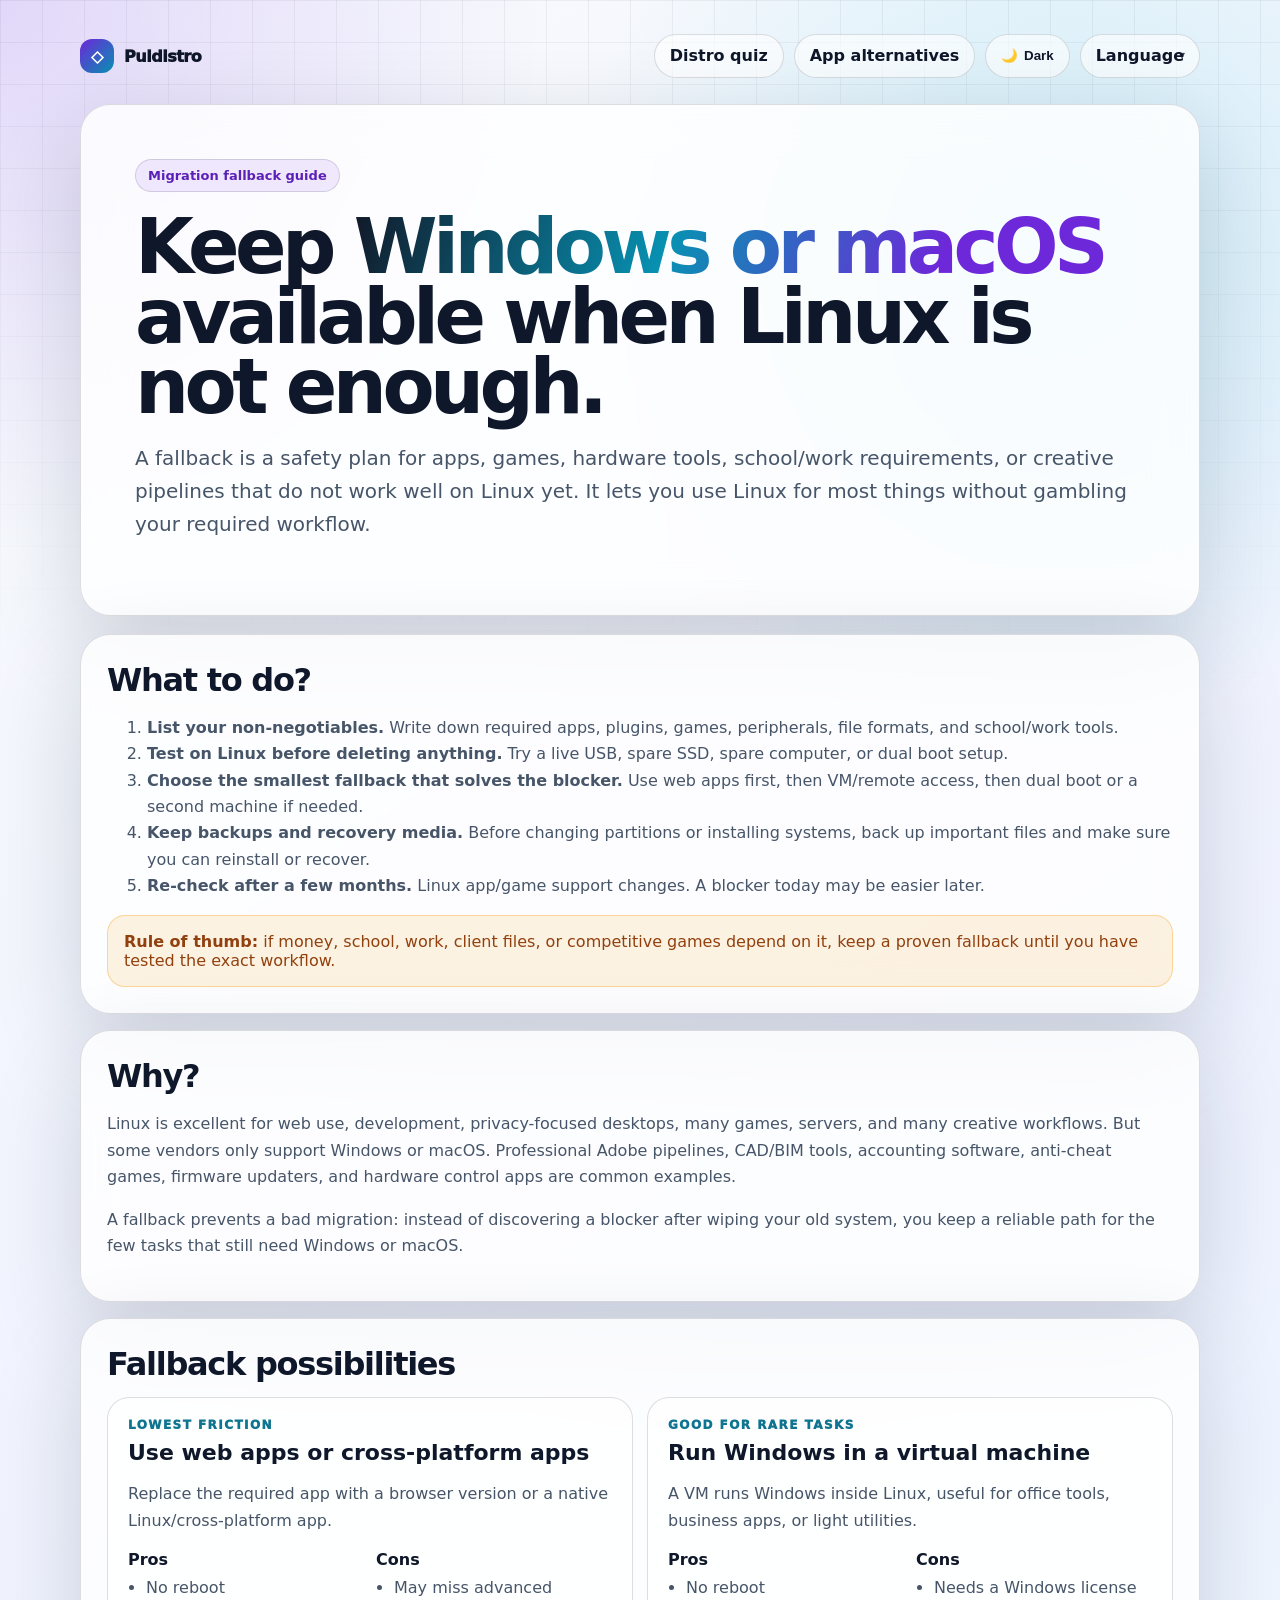
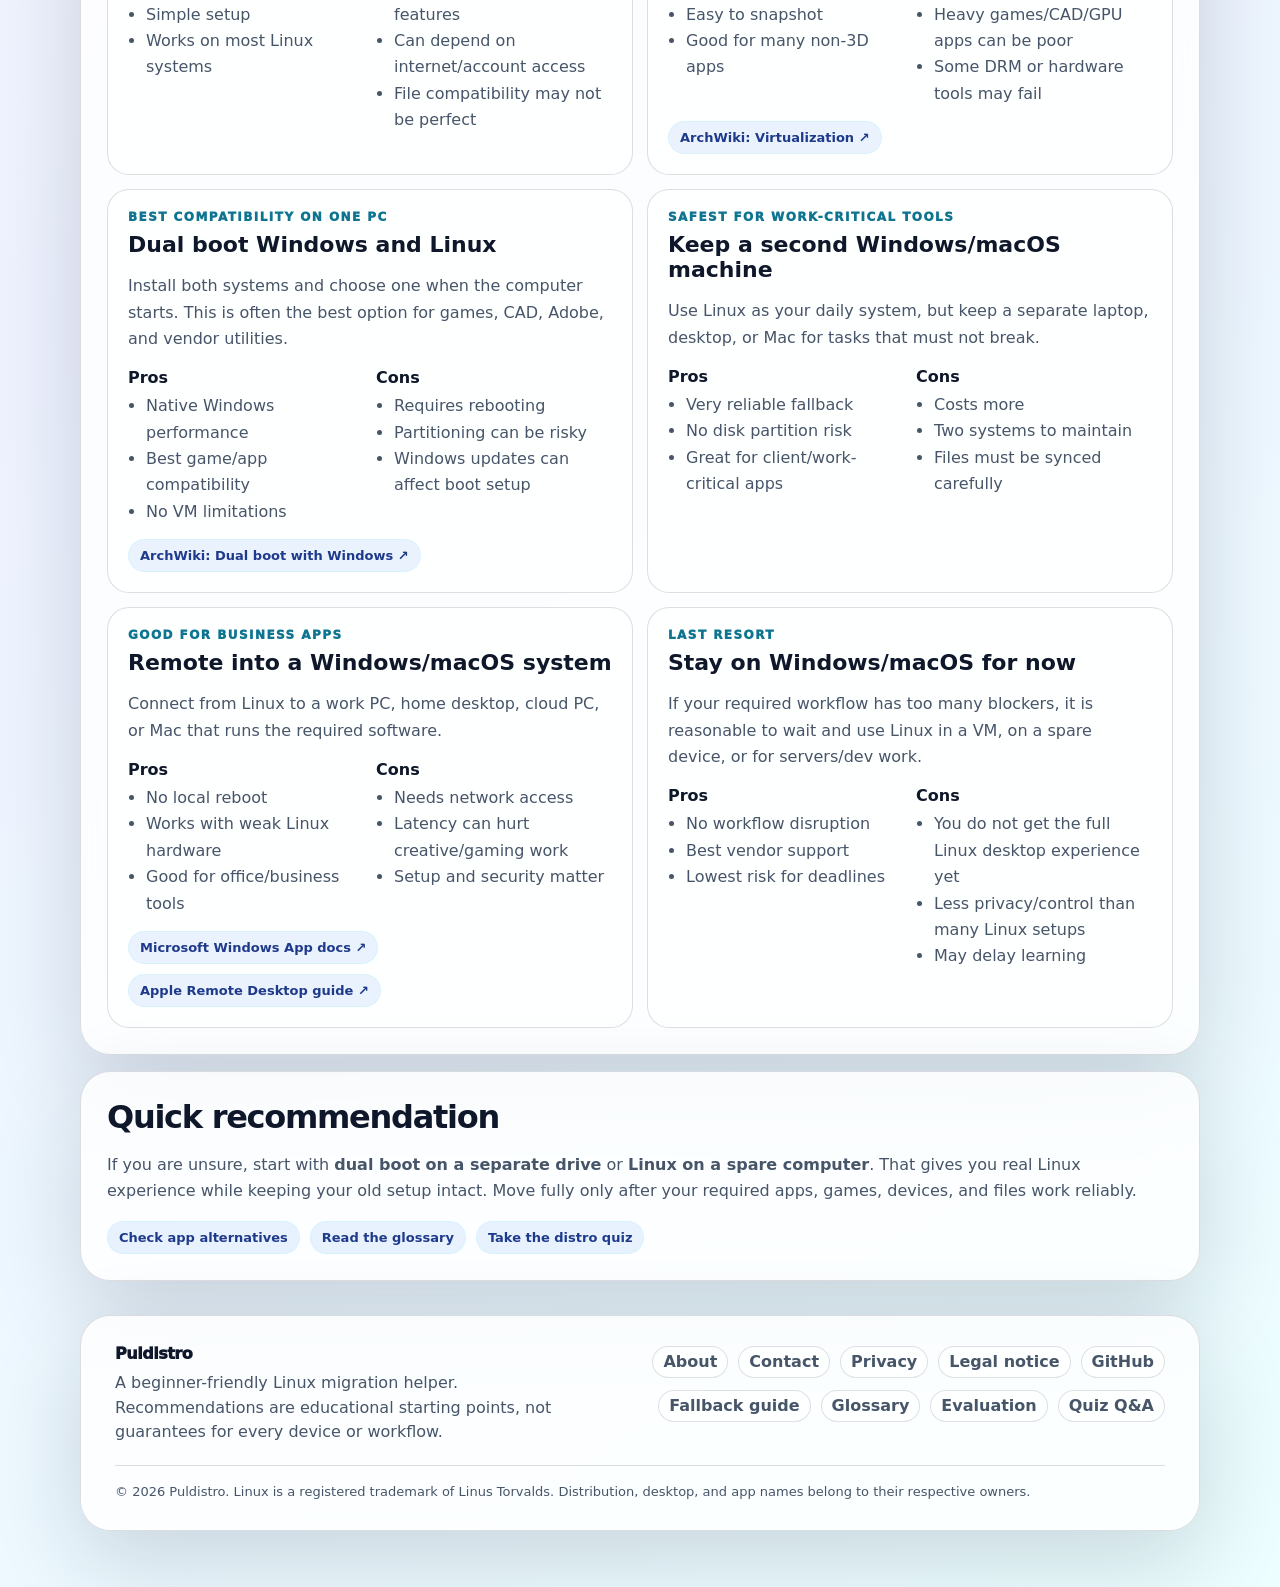
<file: html/fallback.html>
<!doctype html>
<html lang="en">
<head>
  <meta charset="utf-8" />
  <meta name="viewport" content="width=device-width, initial-scale=1" />
  <link rel="icon" type="image/svg+xml" href="../favicon.svg" />
  <title data-i18n="fallback.title">Windows/macOS Fallback Guide | Puldistro</title>
  <script src="../js/theme-init.js"></script>
  <link rel="stylesheet" href="../css/fallback.css" />
  <link rel="stylesheet" href="../css/theme.css?v=20260524-footer-style" />
  <script src="../js/i18n-data.js?v=20260524-de-fallback" defer></script>
   <script src="../js/i18n.js?v=20260524-live-locales" defer></script>
  <script src="../js/theme.js?v=20260524-no-cursor-effect" defer></script>
  <script src="../js/fallback.js" defer></script>
</head>
<body>
  <main class="shell">
    <nav class="nav">
      <a class="brand" href="../index.html"><span class="mark">◇</span><span data-i18n="common.brand">Puldistro</span></a>
      <div class="nav-links"><a class="btn" href="../index.html" data-i18n="common.distro_quiz">Distro quiz</a><a class="btn" href="alternatives.html" data-i18n="common.app_alternatives">App alternatives</a><button class="btn theme-toggle" type="button" data-theme-toggle aria-label="Switch theme" data-i18n-attr-aria-label="common.switch_theme"><span class="theme-icon" aria-hidden="true">☀️</span><span class="theme-label" data-i18n="common.theme">Theme</span></button><label class="btn language-toggle"><span data-i18n="common.language_label">Language</span><select class="language-select" data-language-select aria-label="Language" data-i18n-attr-aria-label="common.language_label"><option value="en">English</option><option value="de">Deutsch</option></select></label></div>
    </nav>

    <section class="hero glass">
      <div class="eyebrow" data-i18n="fallback.eyebrow">Migration fallback guide</div>
      <h1 data-i18n-html="fallback.hero_title">Keep <span class="gradient">Windows or macOS</span> available when Linux is not enough.</h1>
      <p class="lead" data-i18n="fallback.lead">A fallback is a safety plan for apps, games, hardware tools, school/work requirements, or creative pipelines that do not work well on Linux yet. It lets you use Linux for most things without gambling your required workflow.</p>
    </section>

    <section class="section glass">
      <h2 data-i18n="fallback.what_title">What to do?</h2>
      <ol>
        <li data-i18n-html="fallback.what_1_html"><strong>List your non-negotiables.</strong> Write down required apps, plugins, games, peripherals, file formats, and school/work tools.</li>
        <li data-i18n-html="fallback.what_2_html"><strong>Test on Linux before deleting anything.</strong> Try a live USB, spare SSD, spare computer, or dual boot setup.</li>
        <li data-i18n-html="fallback.what_3_html"><strong>Choose the smallest fallback that solves the blocker.</strong> Use web apps first, then VM/remote access, then dual boot or a second machine if needed.</li>
        <li data-i18n-html="fallback.what_4_html"><strong>Keep backups and recovery media.</strong> Before changing partitions or installing systems, back up important files and make sure you can reinstall or recover.</li>
        <li data-i18n-html="fallback.what_5_html"><strong>Re-check after a few months.</strong> Linux app/game support changes. A blocker today may be easier later.</li>
      </ol>
      <div class="callout" data-i18n-html="fallback.rule_html"><strong>Rule of thumb:</strong> if money, school, work, client files, or competitive games depend on it, keep a proven fallback until you have tested the exact workflow.</div>
    </section>

    <section class="section glass">
      <h2 data-i18n="fallback.why_title">Why?</h2>
      <p data-i18n="fallback.why_1">Linux is excellent for web use, development, privacy-focused desktops, many games, servers, and many creative workflows. But some vendors only support Windows or macOS. Professional Adobe pipelines, CAD/BIM tools, accounting software, anti-cheat games, firmware updaters, and hardware control apps are common examples.</p>
      <p data-i18n="fallback.why_2">A fallback prevents a bad migration: instead of discovering a blocker after wiping your old system, you keep a reliable path for the few tasks that still need Windows or macOS.</p>
    </section>

    <section class="section glass">
      <h2 data-i18n="fallback.possibilities_title">Fallback possibilities</h2>
      <div id="fallbackCards" class="cards"></div>
    </section>

    <section class="section glass">
      <h2 data-i18n="fallback.quick_title">Quick recommendation</h2>
      <p data-i18n-html="fallback.quick_text_html">If you are unsure, start with <strong>dual boot on a separate drive</strong> or <strong>Linux on a spare computer</strong>. That gives you real Linux experience while keeping your old setup intact. Move fully only after your required apps, games, devices, and files work reliably.</p>
      <div class="links"><a href="alternatives.html" data-i18n="fallback.check_apps">Check app alternatives</a><a href="glossary.html" data-i18n="fallback.read_glossary">Read the glossary</a><a href="../index.html" data-i18n="fallback.take_quiz">Take the distro quiz</a></div>
    </section>

    <footer class="site-footer glass"><div class="footer-top"><div><div class="footer-brand" data-i18n="common.brand">Puldistro</div><p class="footer-text" data-i18n="common.footer_text">A beginner-friendly Linux migration helper. Recommendations are educational starting points, not guarantees for every device or workflow.</p></div><nav class="footer-links" aria-label="Footer navigation" data-i18n-attr-aria-label="common.footer_aria"><div class="footer-row"><a href="about.html" data-i18n="common.about">About</a><a href="contact.html" data-i18n="common.contact">Contact</a><a href="privacy.html" data-i18n="common.privacy">Privacy</a><a href="legal.html" data-i18n="common.legal_notice">Legal notice</a><a href="https://github.com/firstp1ck/puldistro" target="_blank" rel="noopener noreferrer" data-i18n="common.github">GitHub</a></div><div class="footer-row"><a href="fallback.html" data-i18n="common.fallback_guide">Fallback guide</a><a href="glossary.html" data-i18n="common.glossary">Glossary</a><a href="evaluation.html" data-i18n="common.evaluation">Evaluation</a><a href="questions.html" data-i18n="common.questions_answers">Quiz Q&A</a></div></nav></div><div class="footer-bottom" data-i18n="common.footer_bottom">© 2026 Puldistro. Linux is a registered trademark of Linus Torvalds. Distribution, desktop, and app names belong to their respective owners.</div></footer>
  </main>

</body>
</html>
</file>
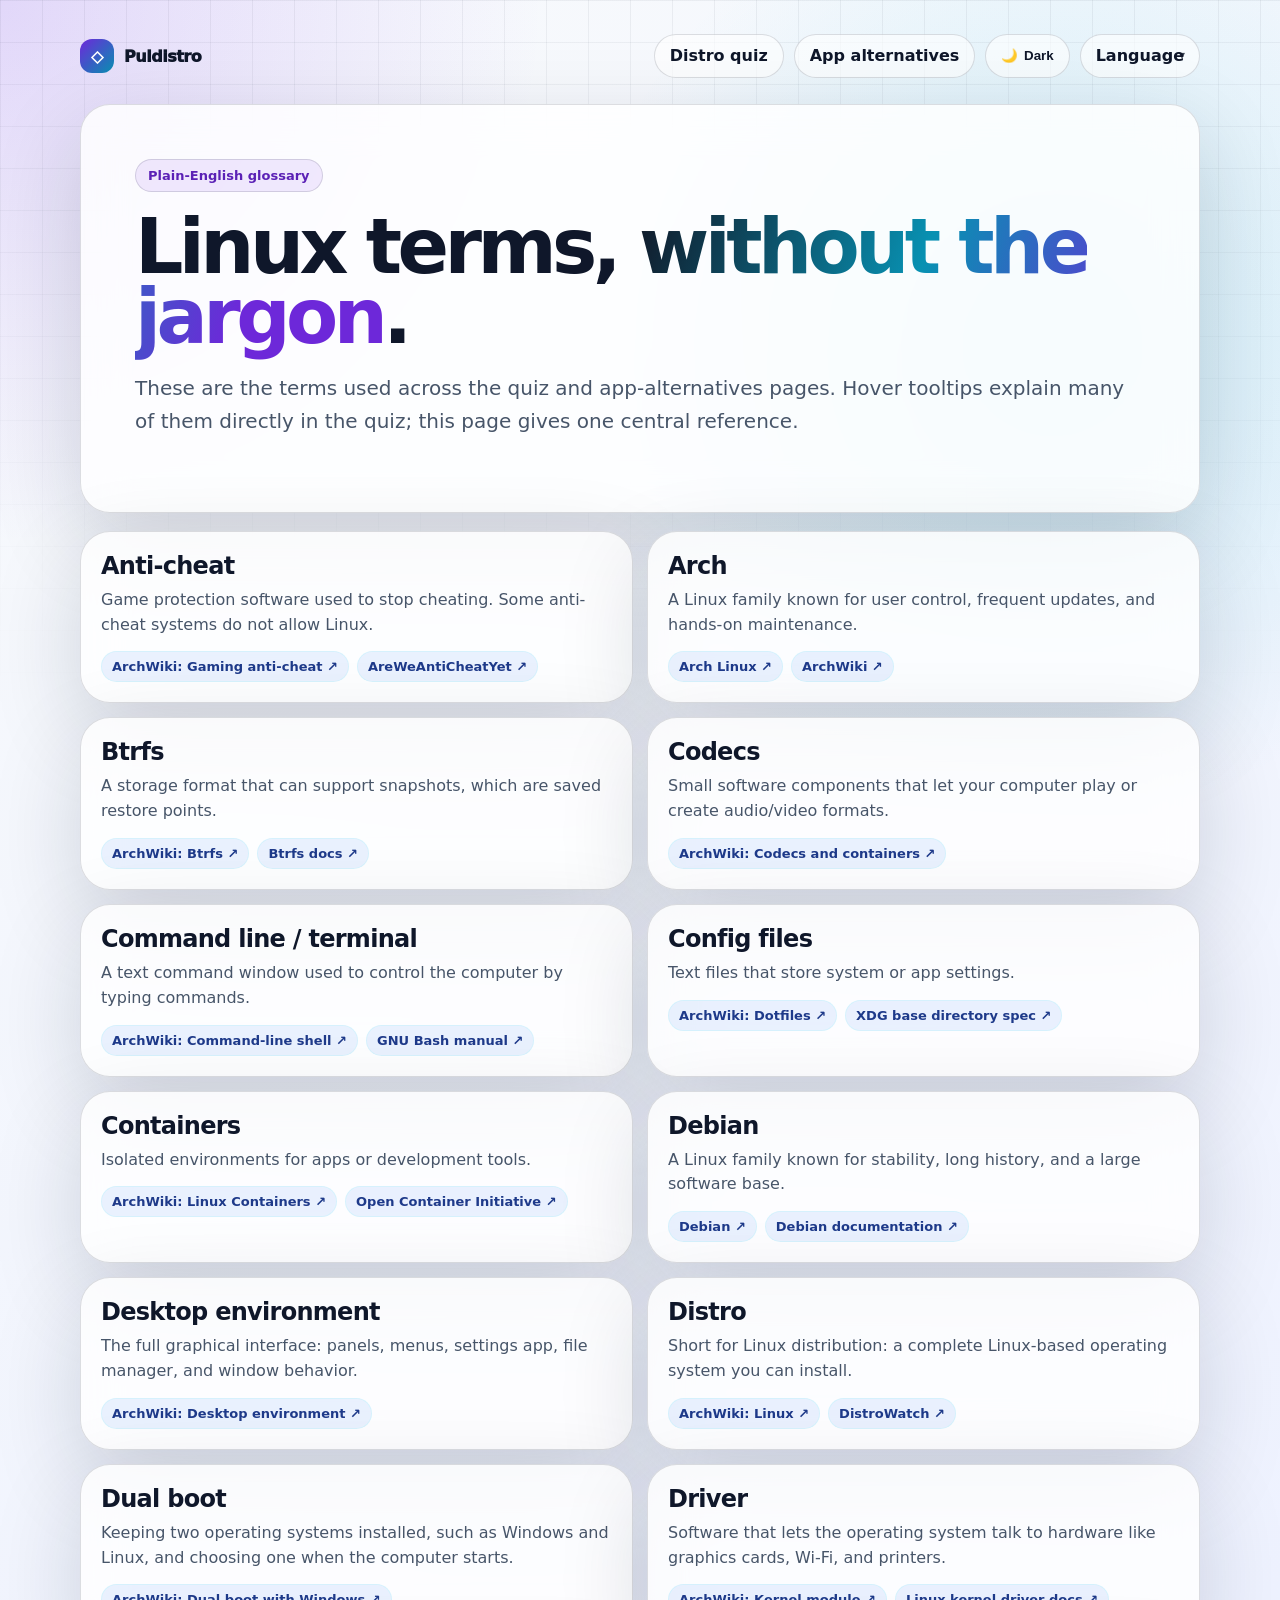
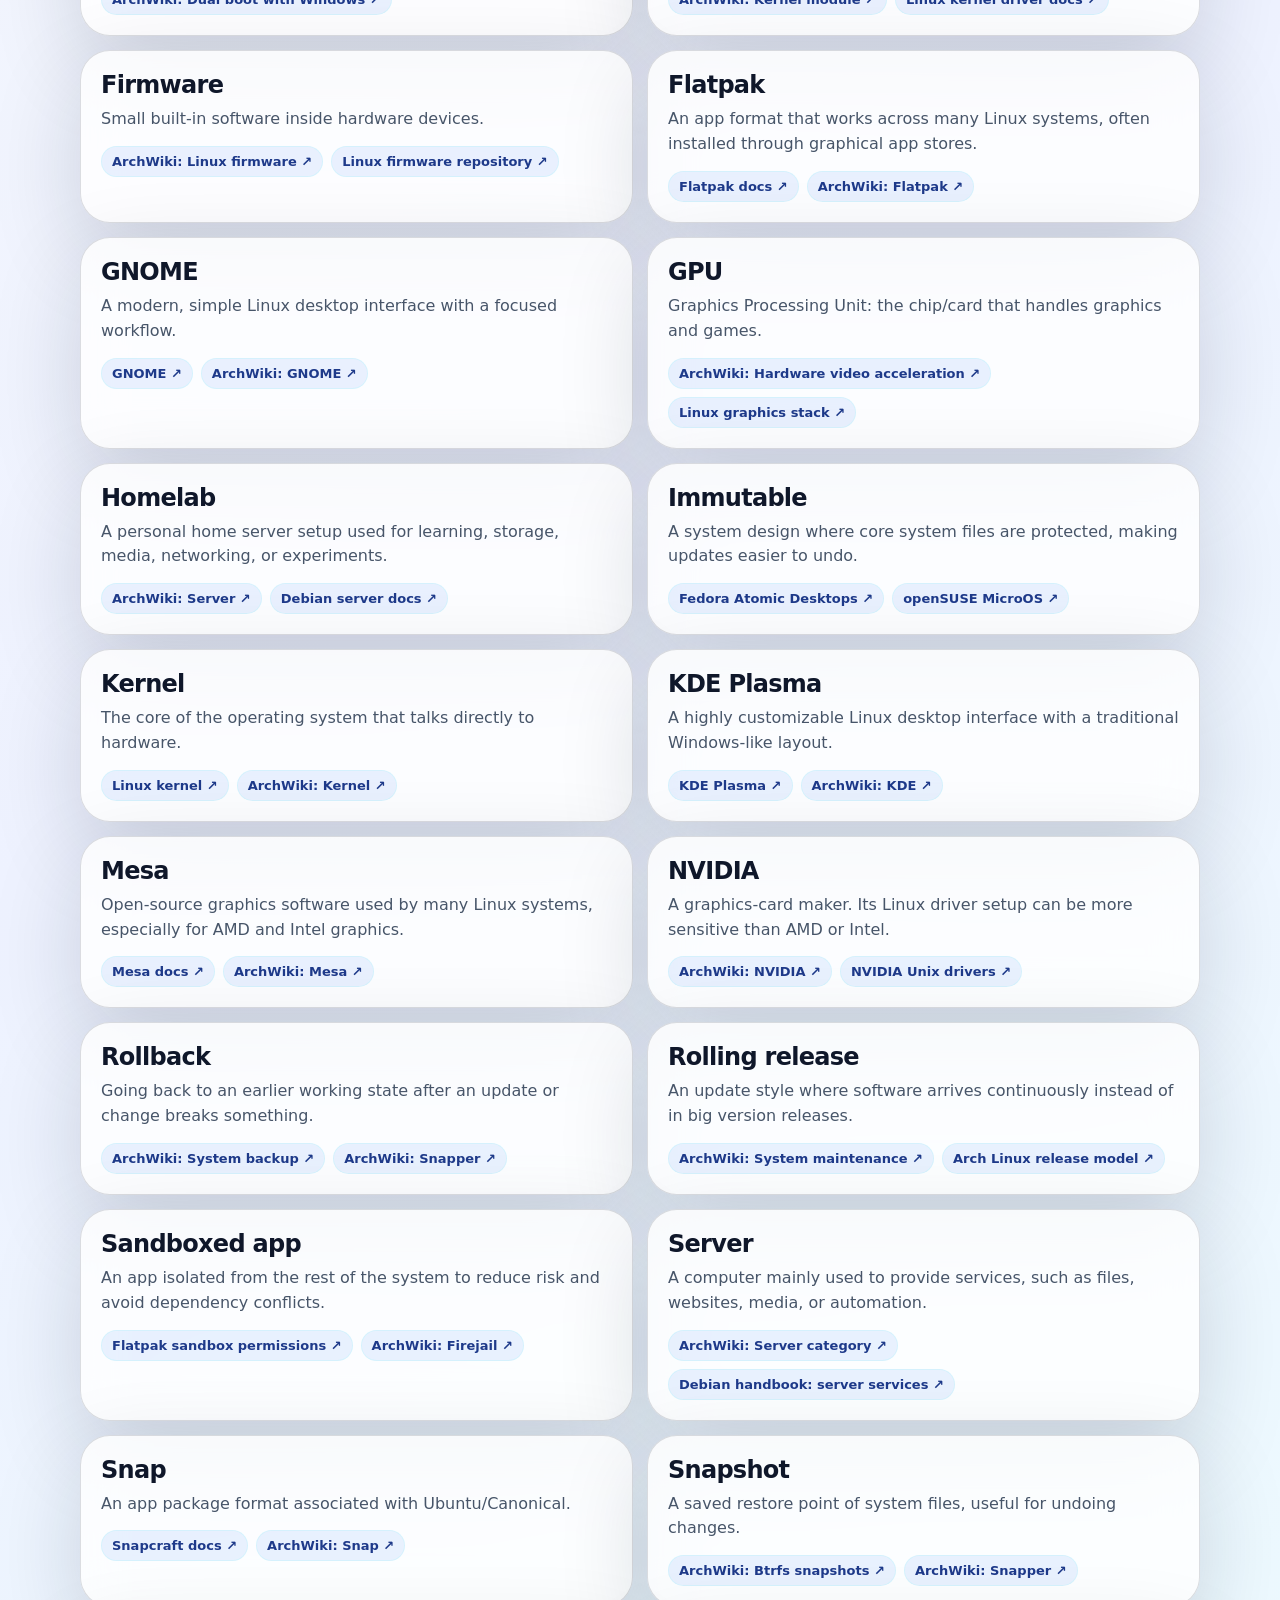
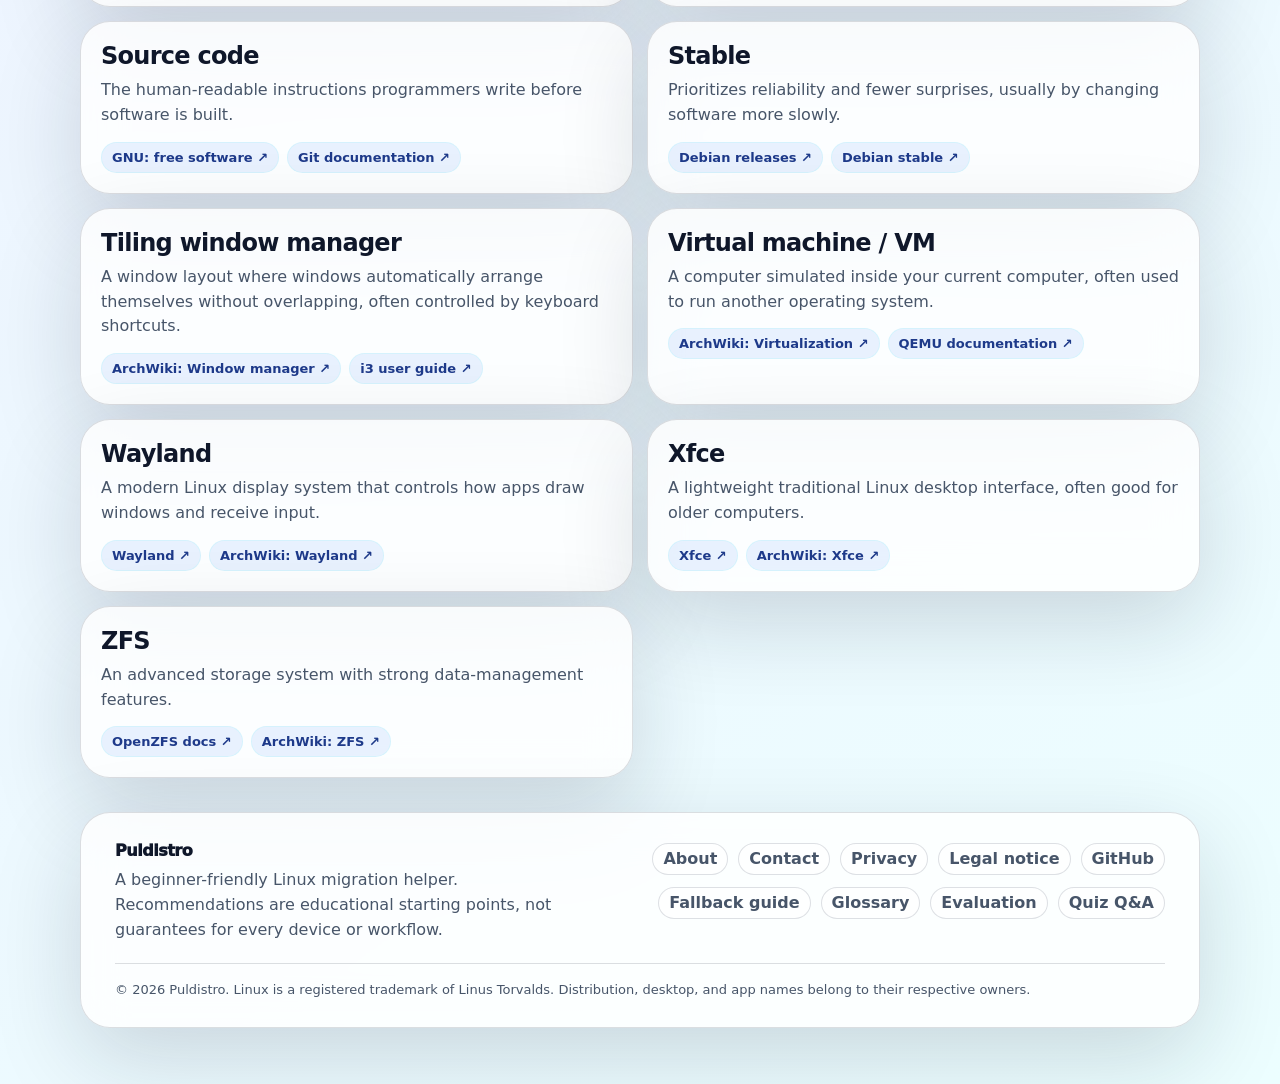
<file: html/glossary.html>
<!doctype html>
<html lang="en">
<head>
  <meta charset="utf-8" />
  <meta name="viewport" content="width=device-width, initial-scale=1" />
  <link rel="icon" type="image/svg+xml" href="../favicon.svg" />
  <title data-i18n="glossary.title">Glossary | Puldistro</title>
  <script src="../js/theme-init.js"></script>
  <link rel="stylesheet" href="../css/glossary.css" />
  <link rel="stylesheet" href="../css/theme.css?v=20260524-footer-style" />
  <script src="../js/i18n-data.js?v=20260524-de-fallback" defer></script>
   <script src="../js/i18n.js?v=20260524-live-locales" defer></script>
  <script src="../js/theme.js?v=20260524-no-cursor-effect" defer></script>
  <script src="../js/glossary.js" defer></script>
</head>
<body>
  <main class="shell">
    <nav class="nav">
      <a class="brand" href="../index.html"><span class="mark">◇</span><span data-i18n="common.brand">Puldistro</span></a>
      <div class="nav-links"><a class="btn" href="../index.html" data-i18n="common.distro_quiz">Distro quiz</a><a class="btn" href="alternatives.html" data-i18n="common.app_alternatives">App alternatives</a><button class="btn theme-toggle" type="button" data-theme-toggle aria-label="Switch theme" data-i18n-attr-aria-label="common.switch_theme"><span class="theme-icon" aria-hidden="true">☀️</span><span class="theme-label" data-i18n="common.theme">Theme</span></button><label class="btn language-toggle"><span data-i18n="common.language_label">Language</span><select class="language-select" data-language-select aria-label="Language" data-i18n-attr-aria-label="common.language_label"><option value="en">English</option><option value="de">Deutsch</option></select></label></div>
    </nav>
    <section class="hero glass"><div class="eyebrow" data-i18n="glossary.eyebrow">Plain-English glossary</div><h1 data-i18n-html="glossary.hero_title">Linux terms, <span class="gradient">without the jargon</span>.</h1><p class="lead" data-i18n="glossary.lead">These are the terms used across the quiz and app-alternatives pages. Hover tooltips explain many of them directly in the quiz; this page gives one central reference.</p></section>
    <section id="glossaryGrid" class="glossary-grid"></section>
    <footer class="site-footer glass"><div class="footer-top"><div><div class="footer-brand" data-i18n="common.brand">Puldistro</div><p class="footer-text" data-i18n="common.footer_text">A beginner-friendly Linux migration helper. Recommendations are educational starting points, not guarantees for every device or workflow.</p></div><nav class="footer-links" aria-label="Footer navigation" data-i18n-attr-aria-label="common.footer_aria"><div class="footer-row"><a href="about.html" data-i18n="common.about">About</a><a href="contact.html" data-i18n="common.contact">Contact</a><a href="privacy.html" data-i18n="common.privacy">Privacy</a><a href="legal.html" data-i18n="common.legal_notice">Legal notice</a><a href="https://github.com/firstp1ck/puldistro" target="_blank" rel="noopener noreferrer" data-i18n="common.github">GitHub</a></div><div class="footer-row"><a href="fallback.html" data-i18n="common.fallback_guide">Fallback guide</a><a href="glossary.html" data-i18n="common.glossary">Glossary</a><a href="evaluation.html" data-i18n="common.evaluation">Evaluation</a><a href="questions.html" data-i18n="common.questions_answers">Quiz Q&A</a></div></nav></div><div class="footer-bottom" data-i18n="common.footer_bottom">© 2026 Puldistro. Linux is a registered trademark of Linus Torvalds. Distribution, desktop, and app names belong to their respective owners.</div></footer>
  </main>

</body>
</html>
</file>
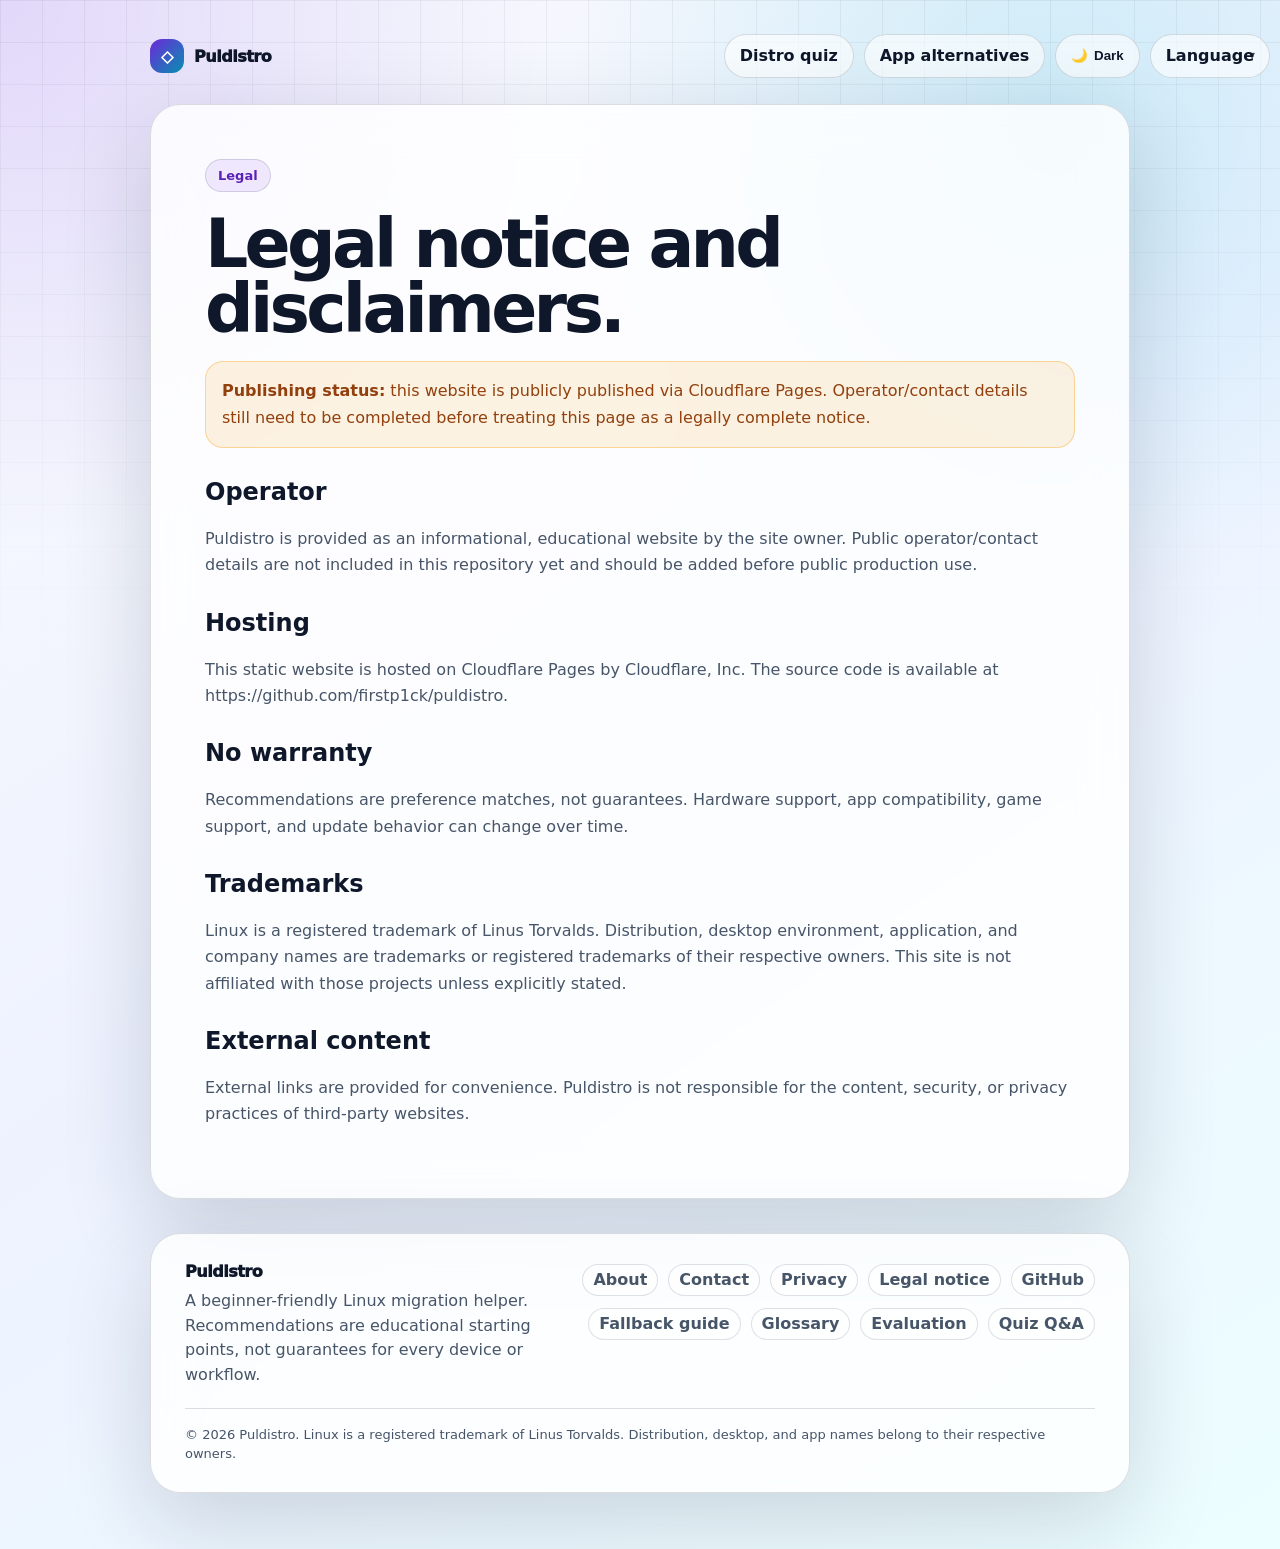
<file: html/legal.html>
<!doctype html>
<html lang="en">
<head>
  <meta charset="utf-8" />
  <meta name="viewport" content="width=device-width, initial-scale=1" />
  <link rel="icon" type="image/svg+xml" href="../favicon.svg" />
  <title data-i18n="legal.title">Legal notice | Puldistro</title>
  <script src="../js/theme-init.js"></script>
  <link rel="stylesheet" href="../css/legal.css" />
  <link rel="stylesheet" href="../css/theme.css?v=20260524-footer-style" />
  <script src="../js/i18n-data.js?v=20260524-de-fallback" defer></script>
   <script src="../js/i18n.js?v=20260524-live-locales" defer></script>
  <script src="../js/theme.js?v=20260524-no-cursor-effect" defer></script>
</head>
<body>
  <main class="shell">
    <nav class="nav"><a class="brand" href="../index.html"><span class="mark">◇</span><span data-i18n="common.brand">Puldistro</span></a><div class="nav-links"><a class="btn" href="../index.html" data-i18n="common.distro_quiz">Distro quiz</a><a class="btn" href="alternatives.html" data-i18n="common.app_alternatives">App alternatives</a><button class="btn theme-toggle" type="button" data-theme-toggle aria-label="Switch theme" data-i18n-attr-aria-label="common.switch_theme"><span class="theme-icon" aria-hidden="true">☀️</span><span class="theme-label" data-i18n="common.theme">Theme</span></button><label class="btn language-toggle"><span data-i18n="common.language_label">Language</span><select class="language-select" data-language-select aria-label="Language" data-i18n-attr-aria-label="common.language_label"><option value="en">English</option><option value="de">Deutsch</option></select></label></div></nav>
    <article class="page glass">
      <div class="eyebrow" data-i18n="legal.eyebrow">Legal</div>
      <h1 data-i18n="legal.heading">Legal notice and disclaimers.</h1>
      <p class="notice" data-i18n-html="legal.publishing_html"><strong>Publishing status:</strong> this website is publicly published via Cloudflare Pages. Operator/contact details still need to be completed before treating this page as a legally complete notice.</p><h2 data-i18n="legal.operator_title">Operator</h2><p data-i18n="legal.operator_text">Puldistro is provided as an informational, educational website by the site owner. Public operator/contact details are not included in this repository yet and should be added before public production use.</p><h2 data-i18n="legal.hosting_title">Hosting</h2><p data-i18n="legal.hosting_text">This static website is hosted on Cloudflare Pages by Cloudflare, Inc. The source code is available at https://github.com/firstp1ck/puldistro.</p><h2 data-i18n="legal.warranty_title">No warranty</h2><p data-i18n="legal.warranty_text">Recommendations are preference matches, not guarantees. Hardware support, app compatibility, game support, and update behavior can change over time.</p><h2 data-i18n="legal.trademarks_title">Trademarks</h2><p data-i18n="legal.trademarks_text">Linux is a registered trademark of Linus Torvalds. Distribution, desktop environment, application, and company names are trademarks or registered trademarks of their respective owners. This site is not affiliated with those projects unless explicitly stated.</p><h2 data-i18n="legal.external_title">External content</h2><p data-i18n="legal.external_text">External links are provided for convenience. Puldistro is not responsible for the content, security, or privacy practices of third-party websites.</p>
    </article>
    <footer class="site-footer glass"><div class="footer-top"><div><div class="footer-brand" data-i18n="common.brand">Puldistro</div><p class="footer-text" data-i18n="common.footer_text">A beginner-friendly Linux migration helper. Recommendations are educational starting points, not guarantees for every device or workflow.</p></div><nav class="footer-links" aria-label="Footer navigation" data-i18n-attr-aria-label="common.footer_aria"><div class="footer-row"><a href="about.html" data-i18n="common.about">About</a><a href="contact.html" data-i18n="common.contact">Contact</a><a href="privacy.html" data-i18n="common.privacy">Privacy</a><a href="legal.html" data-i18n="common.legal_notice">Legal notice</a><a href="https://github.com/firstp1ck/puldistro" target="_blank" rel="noopener noreferrer" data-i18n="common.github">GitHub</a></div><div class="footer-row"><a href="fallback.html" data-i18n="common.fallback_guide">Fallback guide</a><a href="glossary.html" data-i18n="common.glossary">Glossary</a><a href="evaluation.html" data-i18n="common.evaluation">Evaluation</a><a href="questions.html" data-i18n="common.questions_answers">Quiz Q&A</a></div></nav></div><div class="footer-bottom" data-i18n="common.footer_bottom">© 2026 Puldistro. Linux is a registered trademark of Linus Torvalds. Distribution, desktop, and app names belong to their respective owners.</div></footer>
  </main>
</body>
</html>
</file>
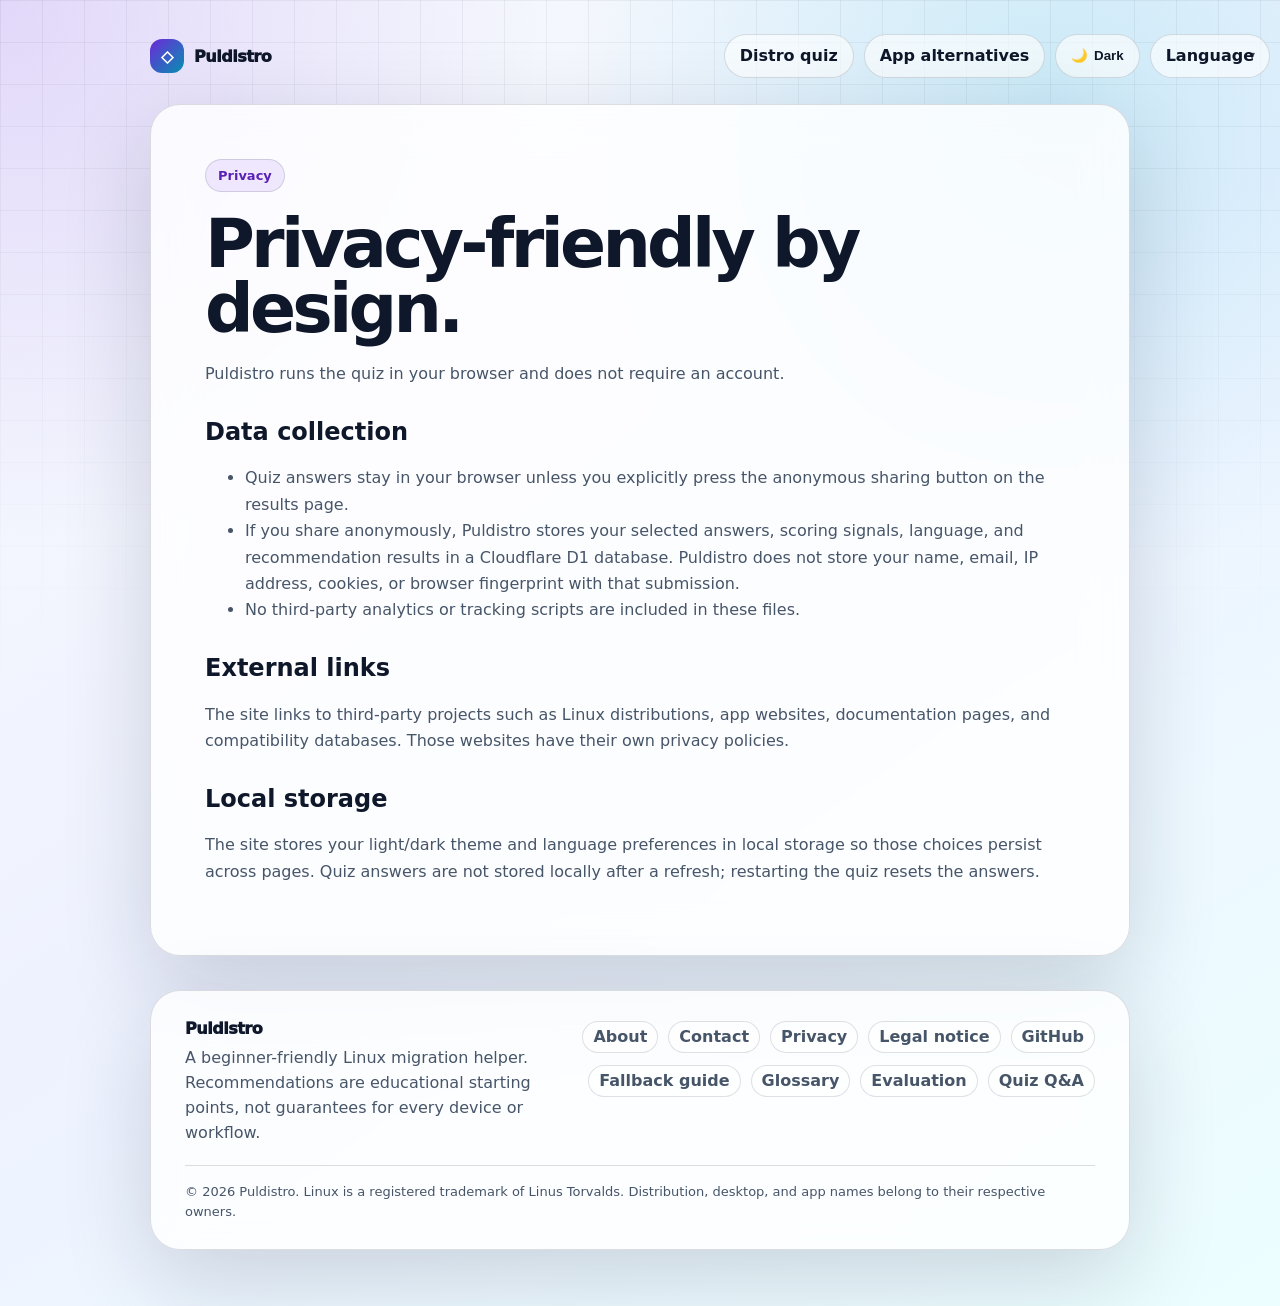
<file: html/privacy.html>
<!doctype html>
<html lang="en">
<head>
  <meta charset="utf-8" />
  <meta name="viewport" content="width=device-width, initial-scale=1" />
  <link rel="icon" type="image/svg+xml" href="../favicon.svg" />
  <title data-i18n="privacy.title">Privacy | Puldistro</title>
  <script src="../js/theme-init.js"></script>
  <link rel="stylesheet" href="../css/privacy.css" />
  <link rel="stylesheet" href="../css/theme.css?v=20260524-footer-style" />
  <script src="../js/i18n-data.js?v=20260524-de-fallback" defer></script>
   <script src="../js/i18n.js?v=20260524-live-locales" defer></script>
  <script src="../js/theme.js?v=20260524-no-cursor-effect" defer></script>
</head>
<body>
  <main class="shell">
    <nav class="nav"><a class="brand" href="../index.html"><span class="mark">◇</span><span data-i18n="common.brand">Puldistro</span></a><div class="nav-links"><a class="btn" href="../index.html" data-i18n="common.distro_quiz">Distro quiz</a><a class="btn" href="alternatives.html" data-i18n="common.app_alternatives">App alternatives</a><button class="btn theme-toggle" type="button" data-theme-toggle aria-label="Switch theme" data-i18n-attr-aria-label="common.switch_theme"><span class="theme-icon" aria-hidden="true">☀️</span><span class="theme-label" data-i18n="common.theme">Theme</span></button><label class="btn language-toggle"><span data-i18n="common.language_label">Language</span><select class="language-select" data-language-select aria-label="Language" data-i18n-attr-aria-label="common.language_label"><option value="en">English</option><option value="de">Deutsch</option></select></label></div></nav>
    <article class="page glass">
      <div class="eyebrow" data-i18n="privacy.eyebrow">Privacy</div>
      <h1 data-i18n="privacy.heading">Privacy-friendly by design.</h1>
      <p data-i18n="privacy.intro">Puldistro runs the quiz in your browser and does not require an account.</p><h2 data-i18n="privacy.data_title">Data collection</h2><ul><li data-i18n="privacy.data_1">Quiz answers stay in your browser unless you explicitly press the anonymous sharing button on the results page.</li><li data-i18n="privacy.data_2">If you share anonymously, Puldistro stores your selected answers, scoring signals, language, and recommendation results in a Cloudflare D1 database. Puldistro does not store your name, email, IP address, cookies, or browser fingerprint with that submission.</li><li data-i18n="privacy.data_3">No third-party analytics or tracking scripts are included in these files.</li></ul><h2 data-i18n="privacy.external_title">External links</h2><p data-i18n="privacy.external_text">The site links to third-party projects such as Linux distributions, app websites, documentation pages, and compatibility databases. Those websites have their own privacy policies.</p><h2 data-i18n="privacy.storage_title">Local storage</h2><p data-i18n="privacy.storage_text">The site stores your light/dark theme and language preferences in local storage so those choices persist across pages. Quiz answers are not stored locally after a refresh; restarting the quiz resets the answers.</p>
    </article>
    <footer class="site-footer glass"><div class="footer-top"><div><div class="footer-brand" data-i18n="common.brand">Puldistro</div><p class="footer-text" data-i18n="common.footer_text">A beginner-friendly Linux migration helper. Recommendations are educational starting points, not guarantees for every device or workflow.</p></div><nav class="footer-links" aria-label="Footer navigation" data-i18n-attr-aria-label="common.footer_aria"><div class="footer-row"><a href="about.html" data-i18n="common.about">About</a><a href="contact.html" data-i18n="common.contact">Contact</a><a href="privacy.html" data-i18n="common.privacy">Privacy</a><a href="legal.html" data-i18n="common.legal_notice">Legal notice</a><a href="https://github.com/firstp1ck/puldistro" target="_blank" rel="noopener noreferrer" data-i18n="common.github">GitHub</a></div><div class="footer-row"><a href="fallback.html" data-i18n="common.fallback_guide">Fallback guide</a><a href="glossary.html" data-i18n="common.glossary">Glossary</a><a href="evaluation.html" data-i18n="common.evaluation">Evaluation</a><a href="questions.html" data-i18n="common.questions_answers">Quiz Q&A</a></div></nav></div><div class="footer-bottom" data-i18n="common.footer_bottom">© 2026 Puldistro. Linux is a registered trademark of Linus Torvalds. Distribution, desktop, and app names belong to their respective owners.</div></footer>
  </main>
</body>
</html>
</file>
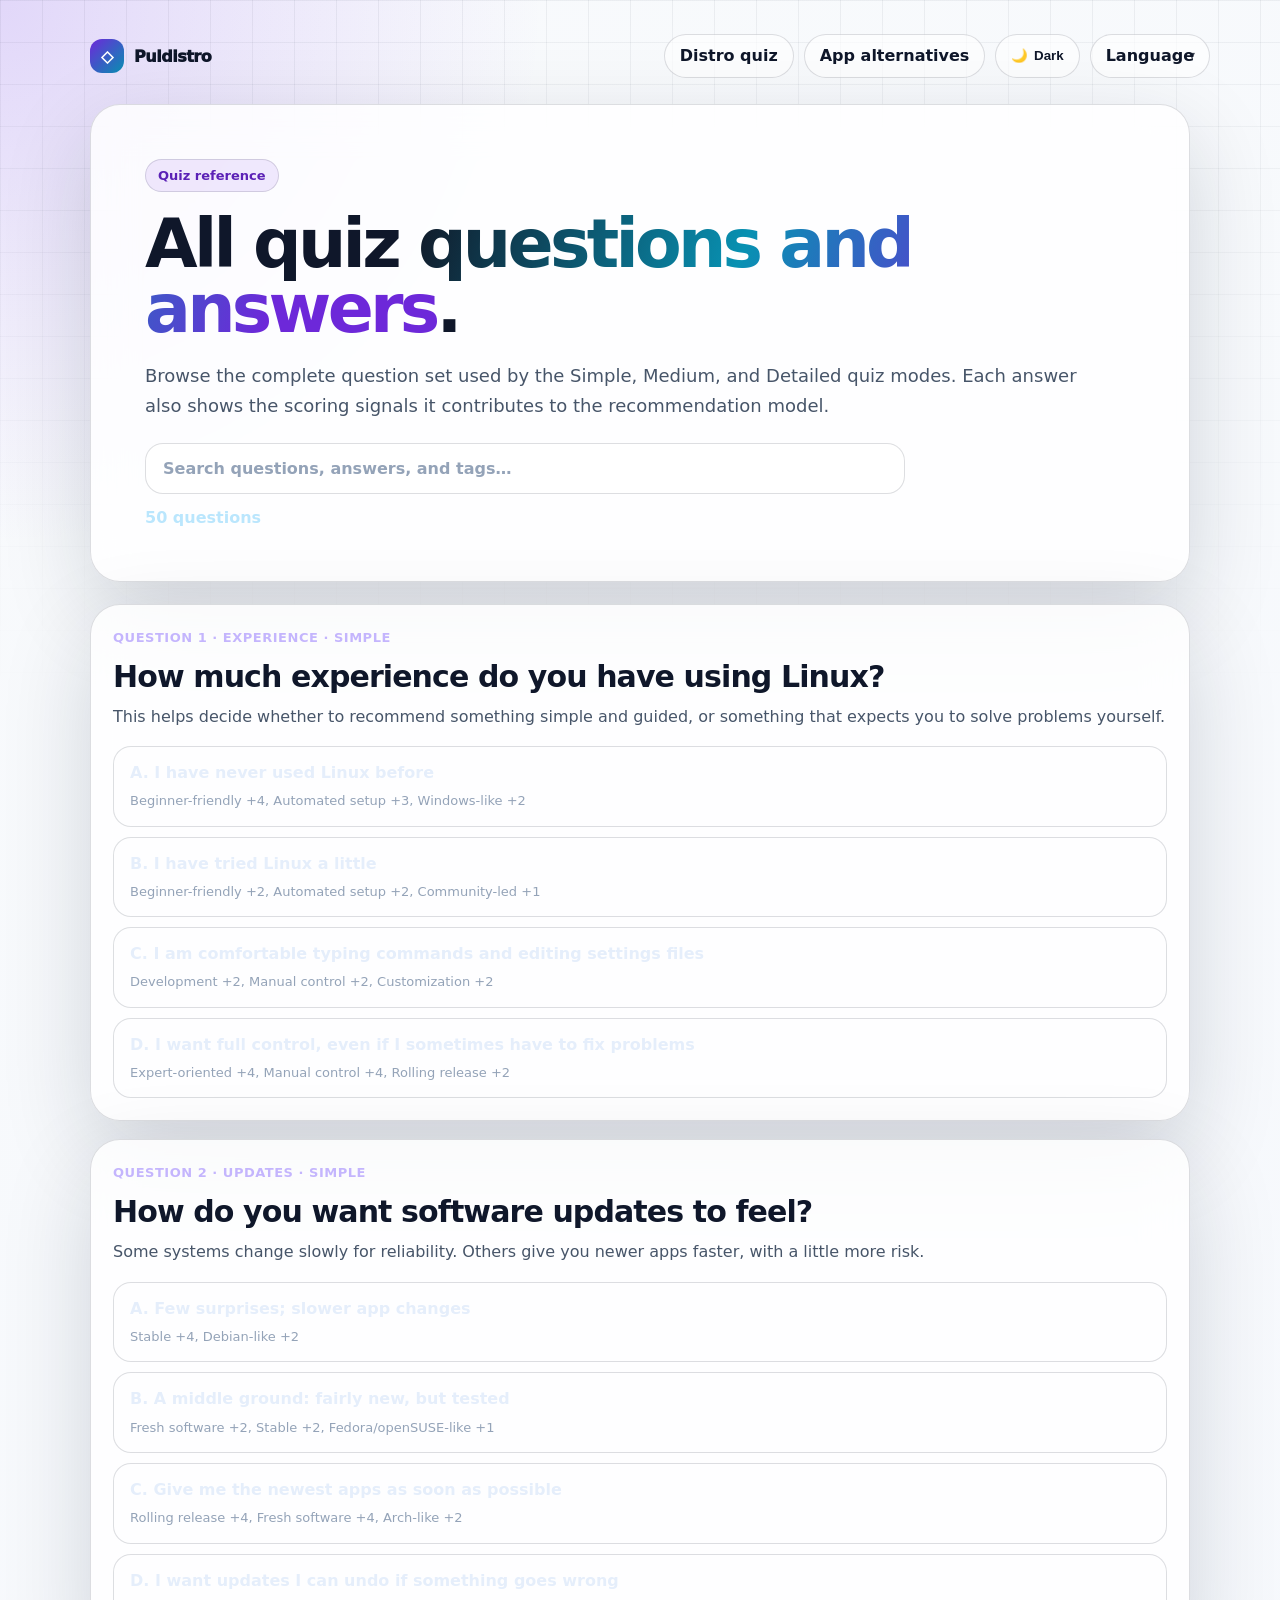
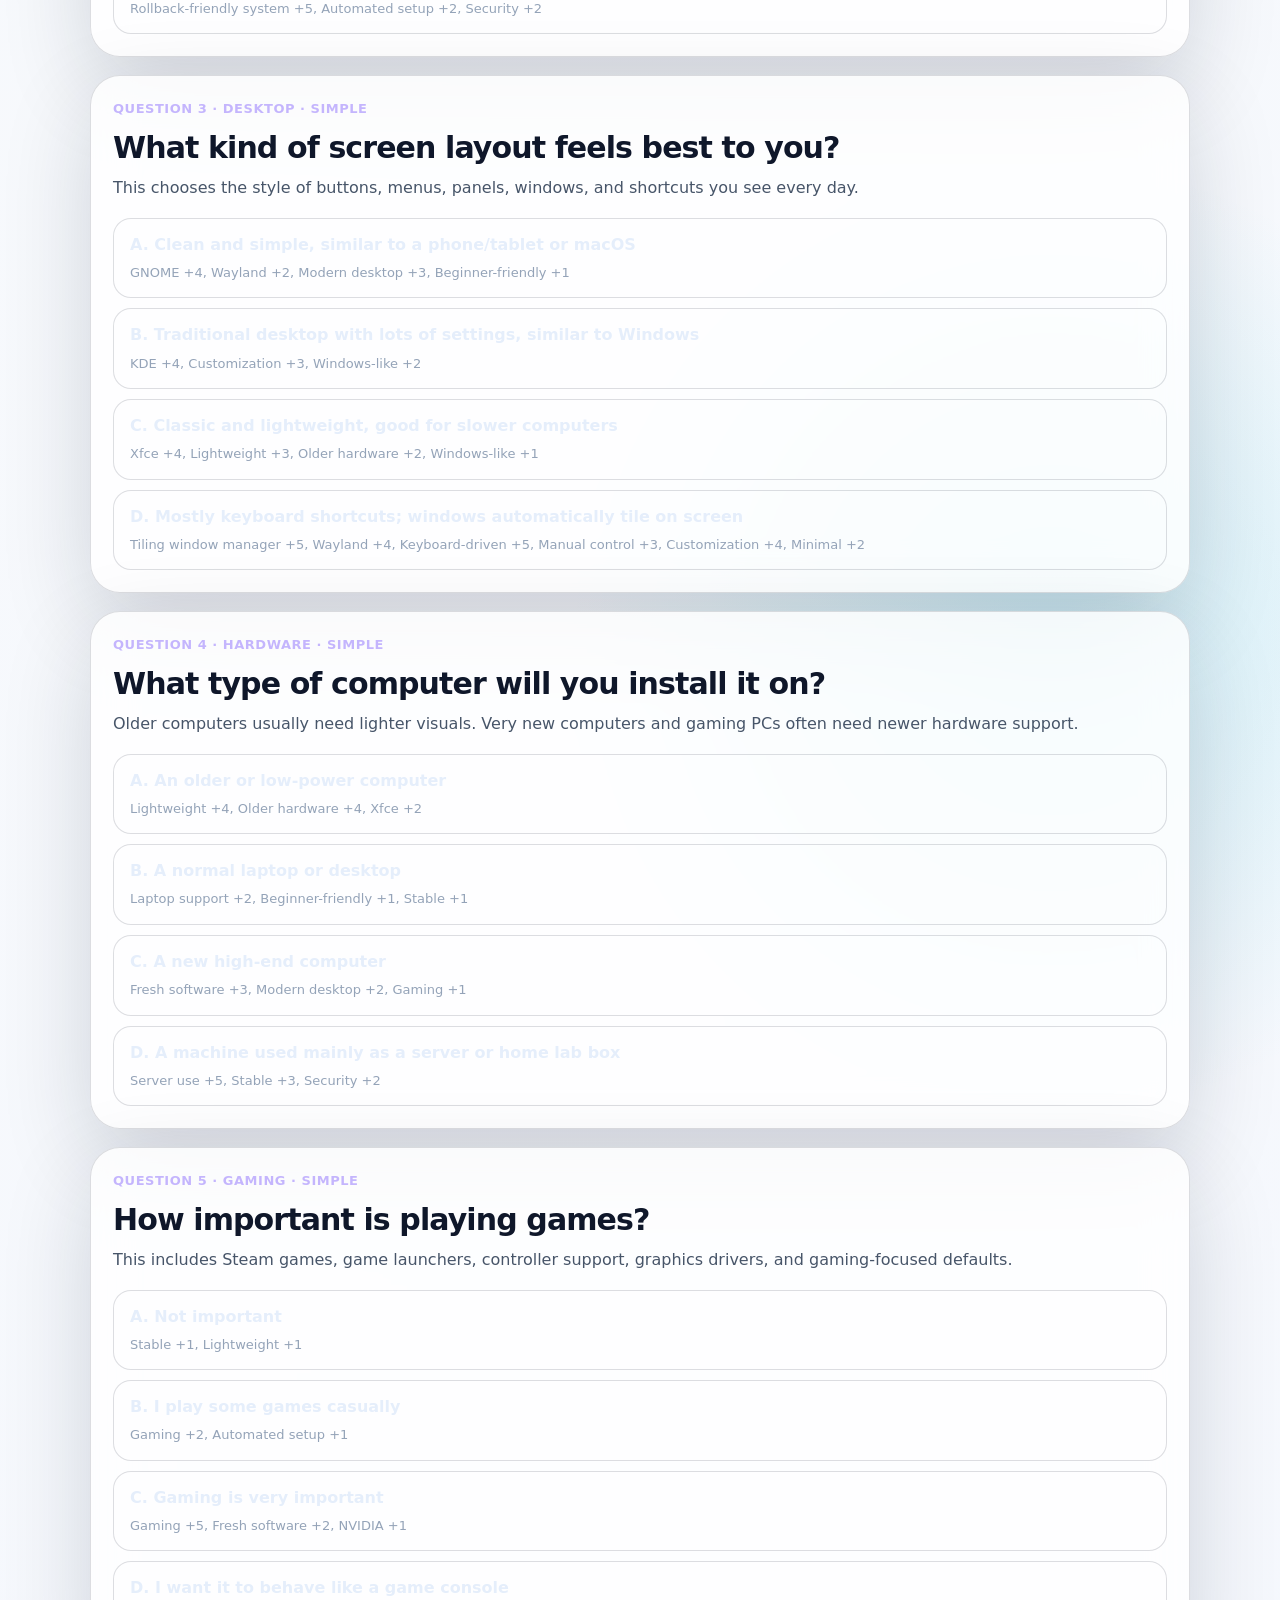
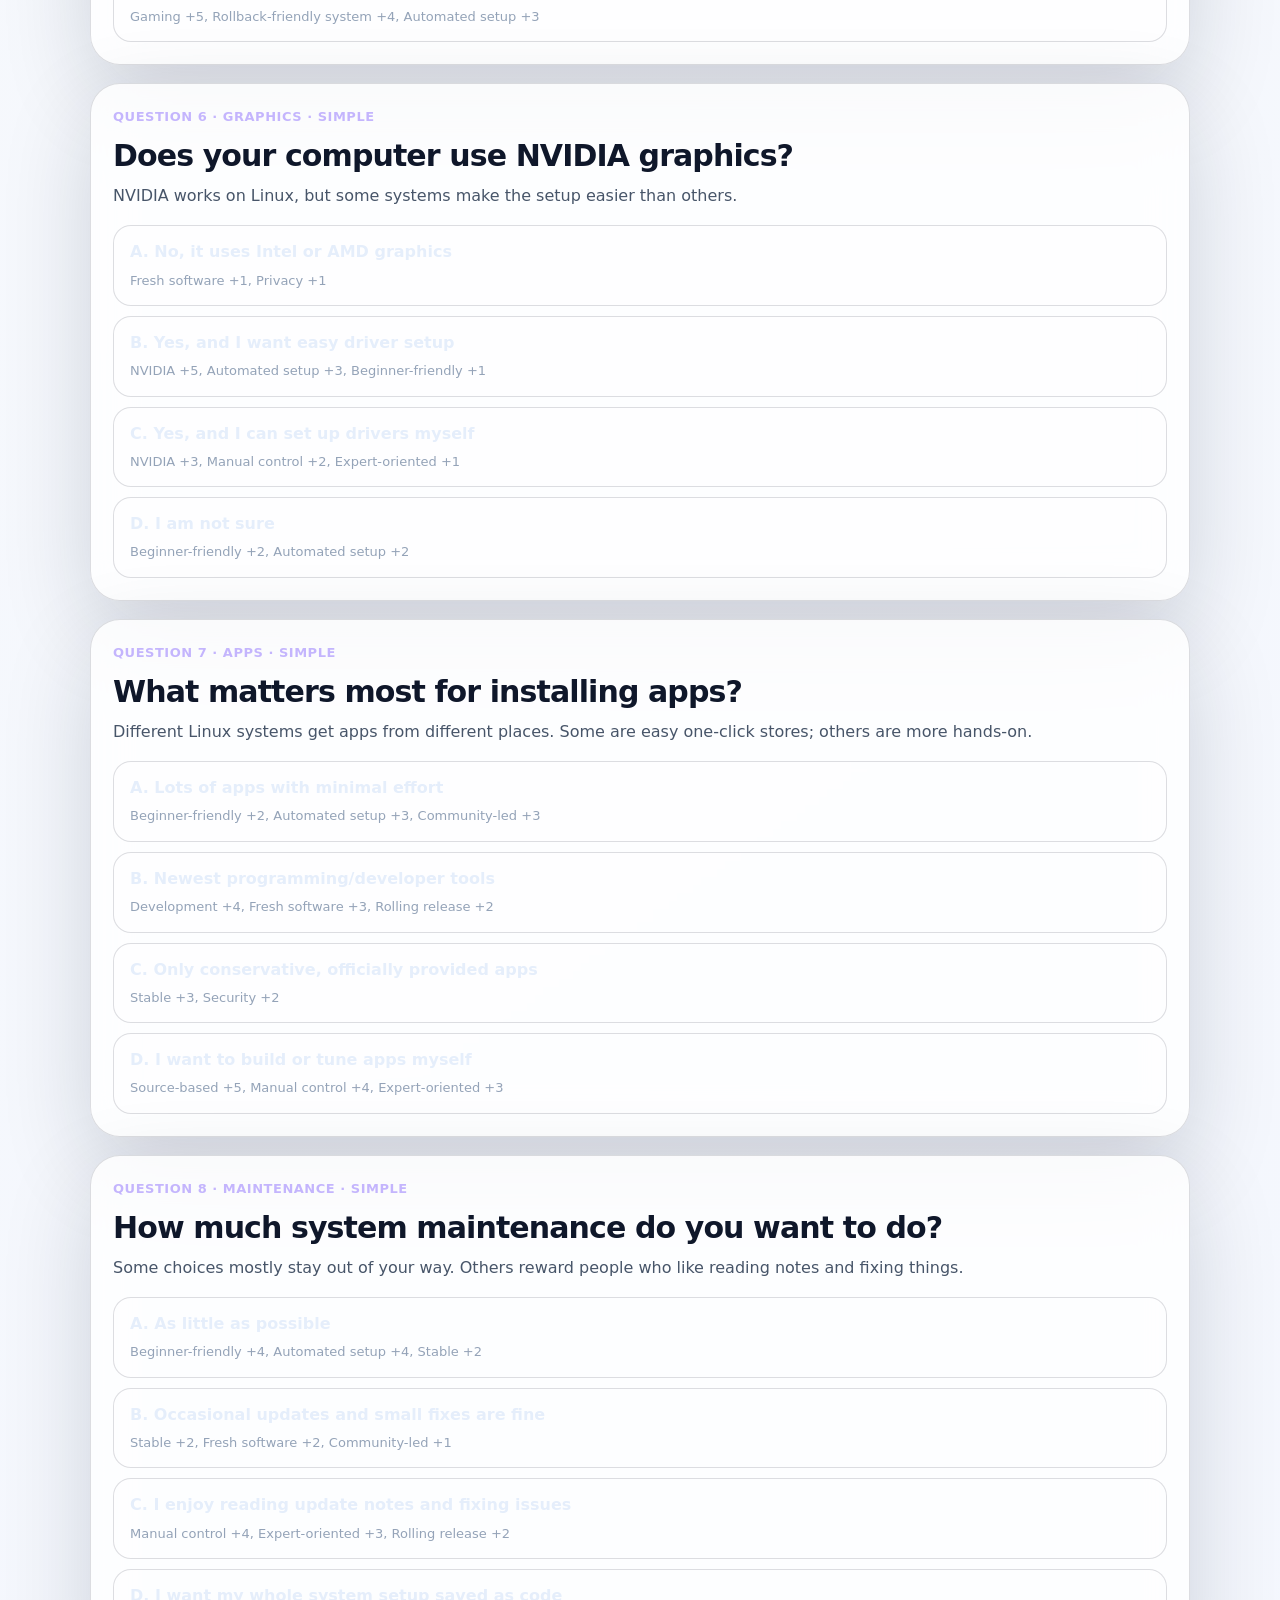
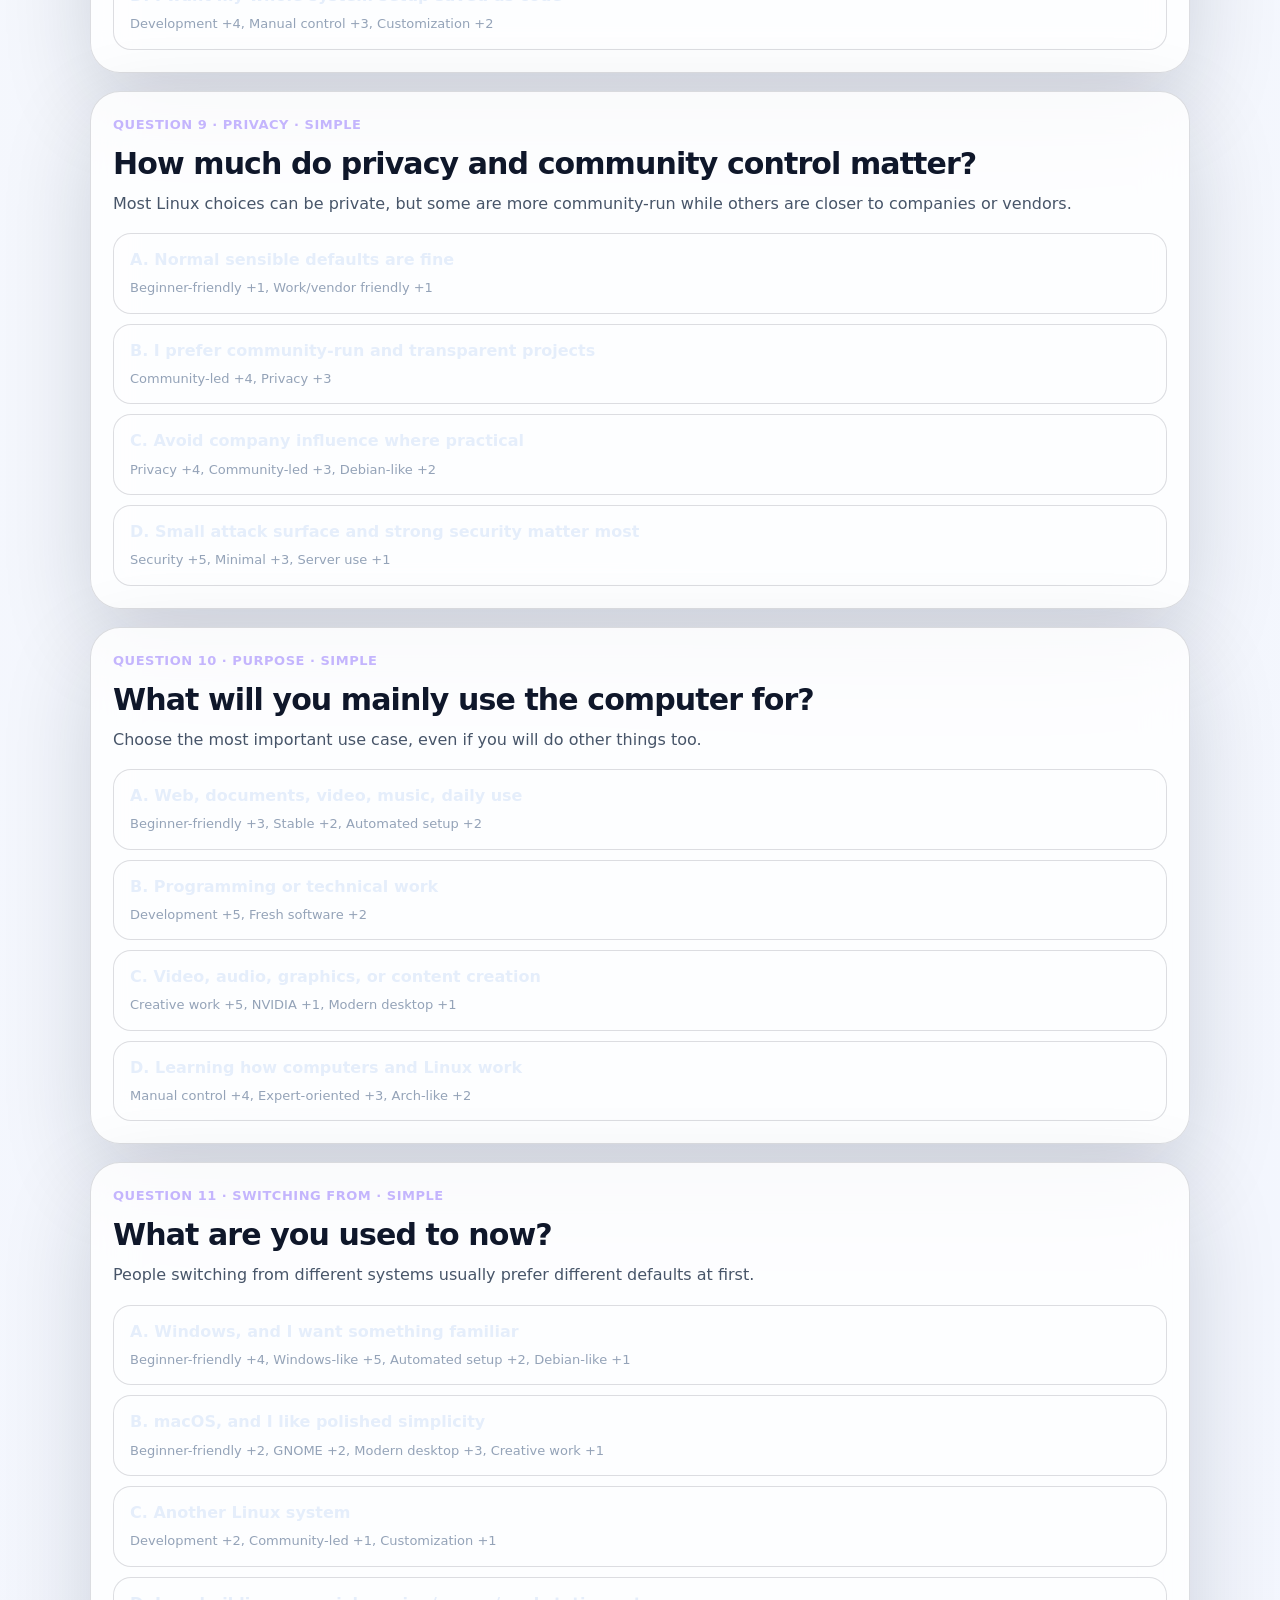
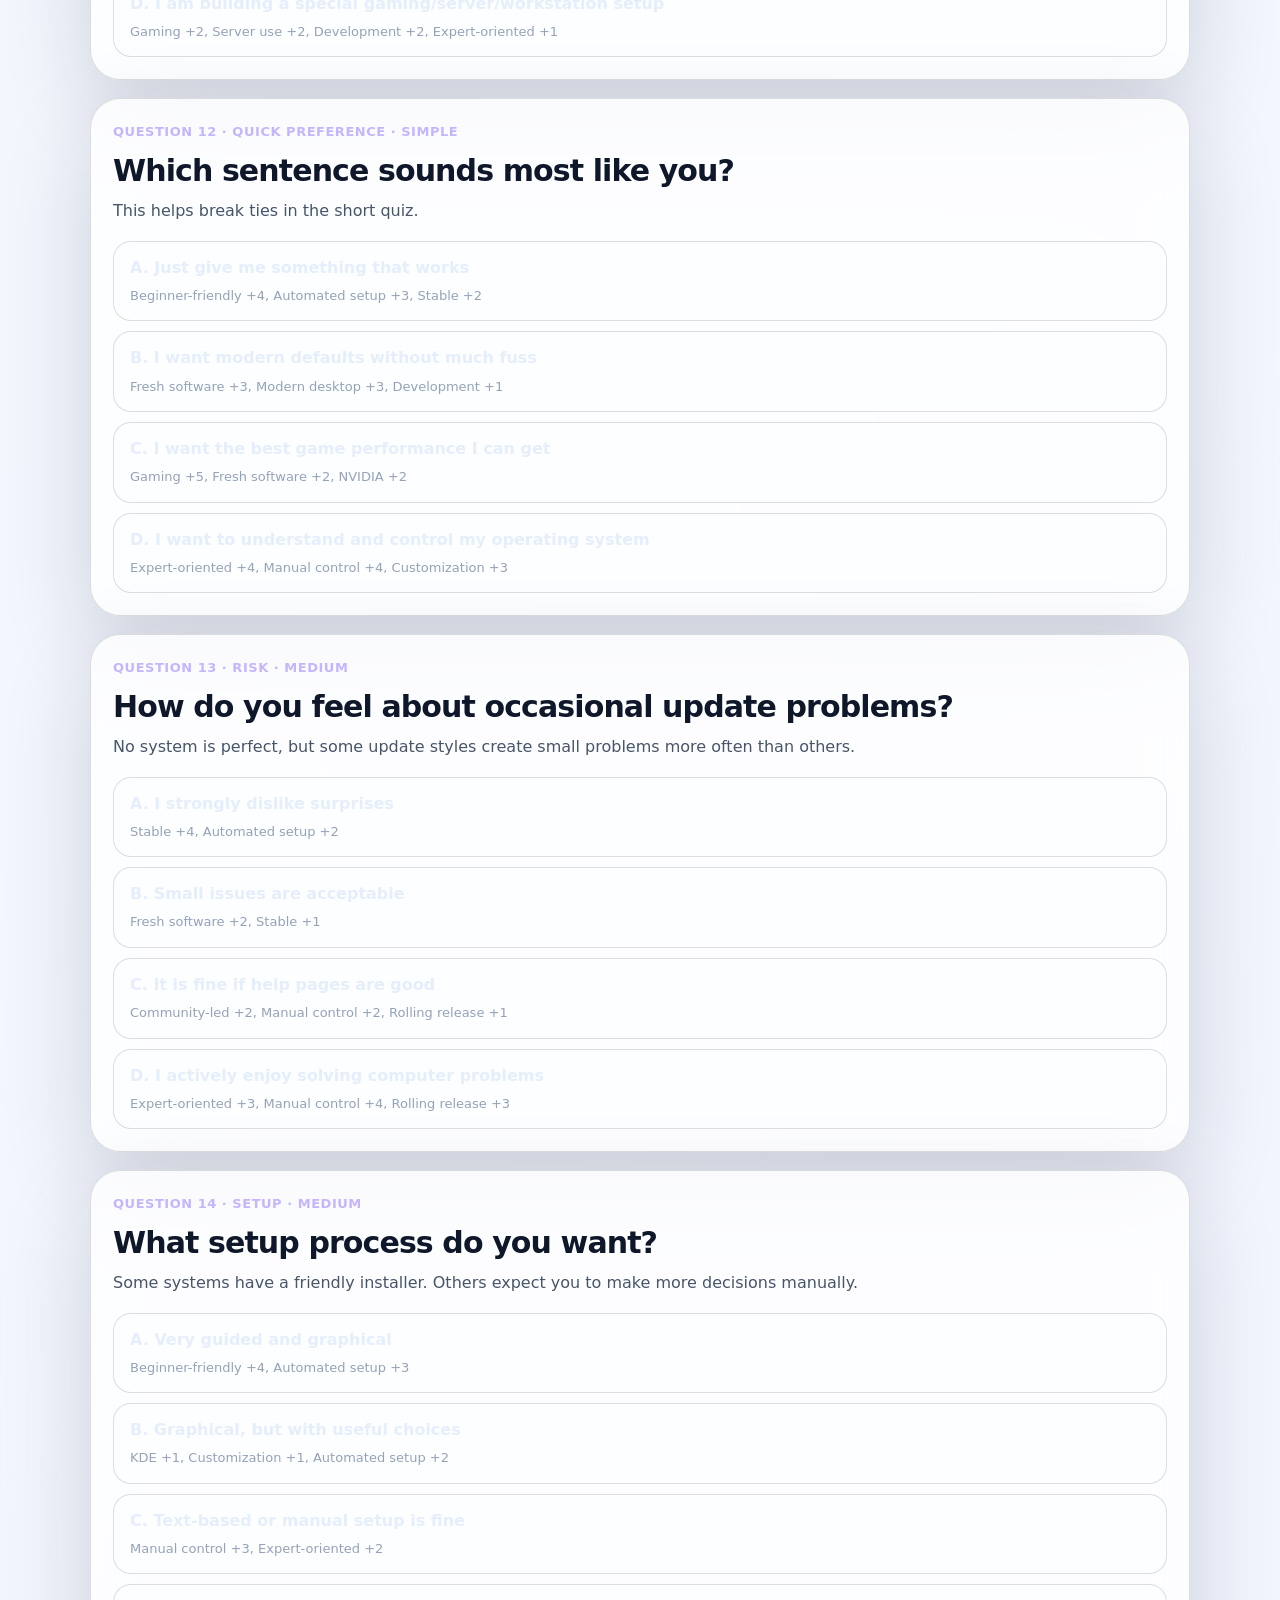
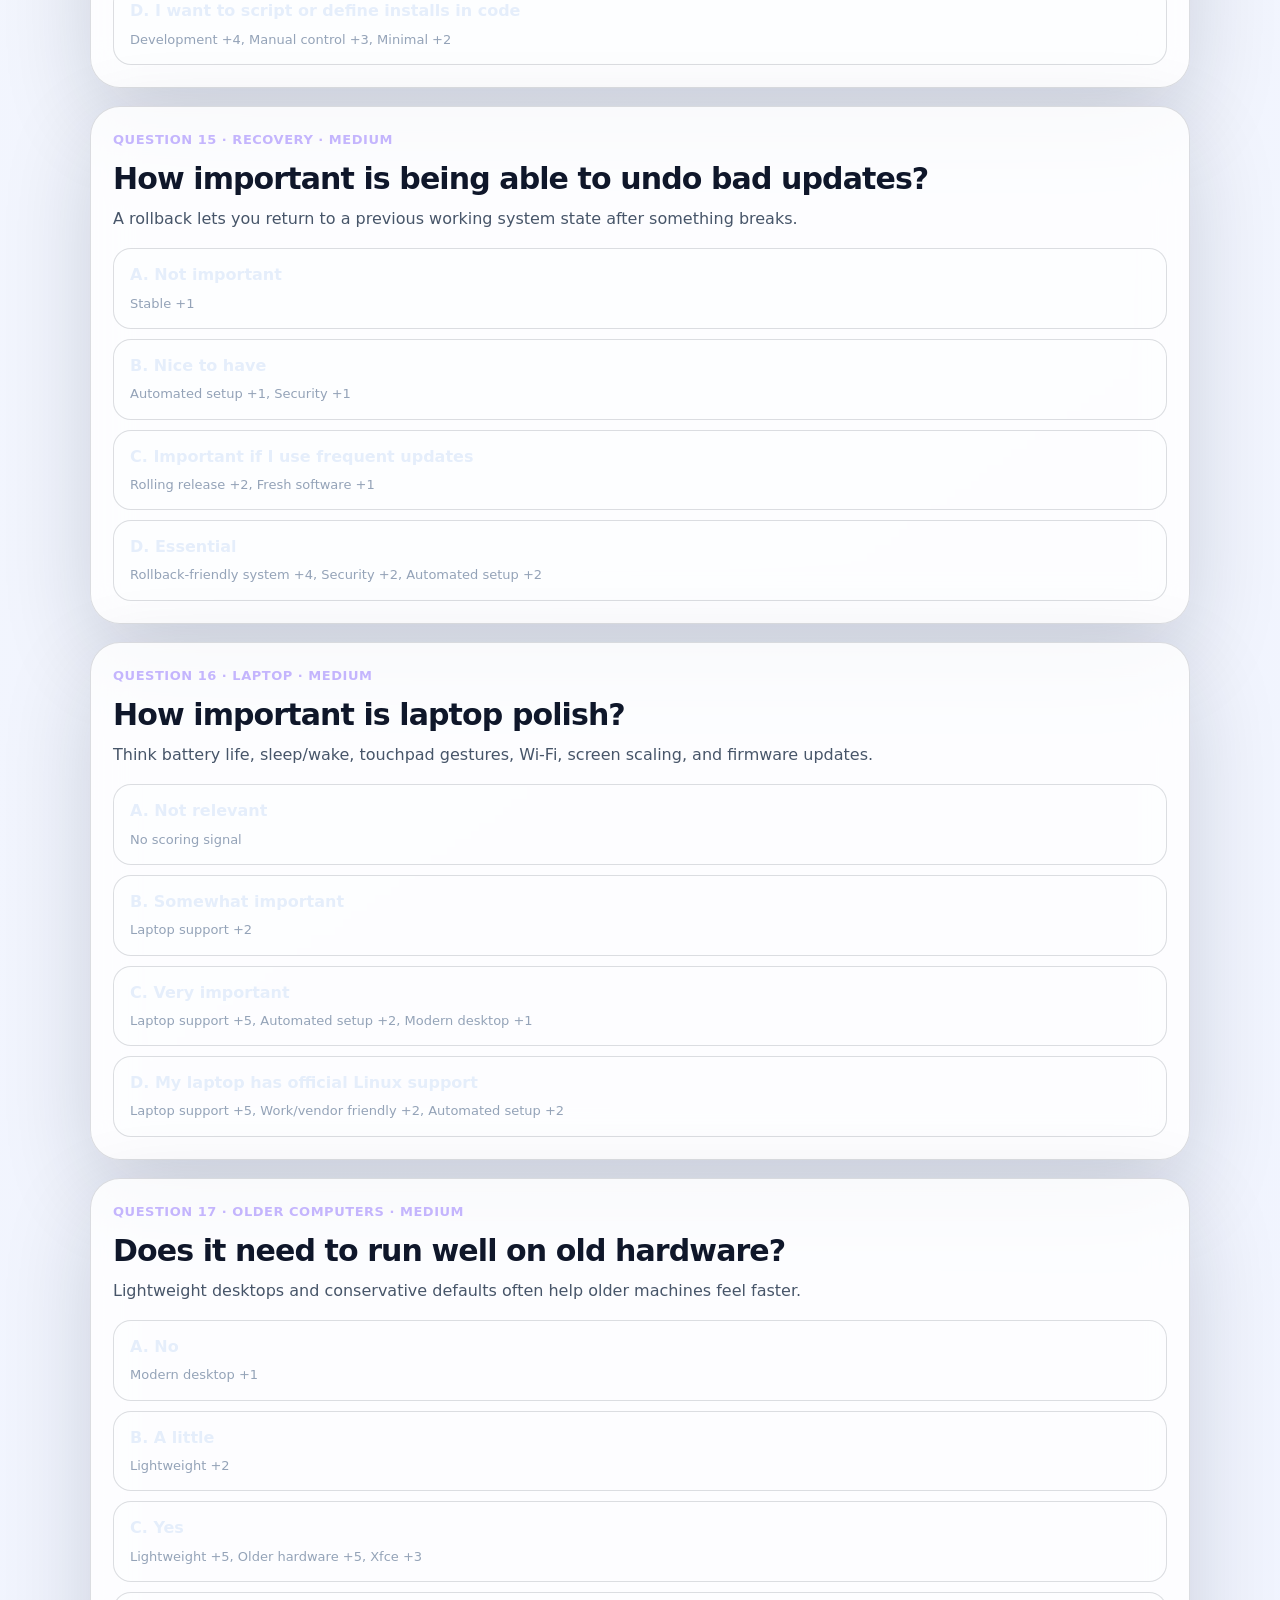
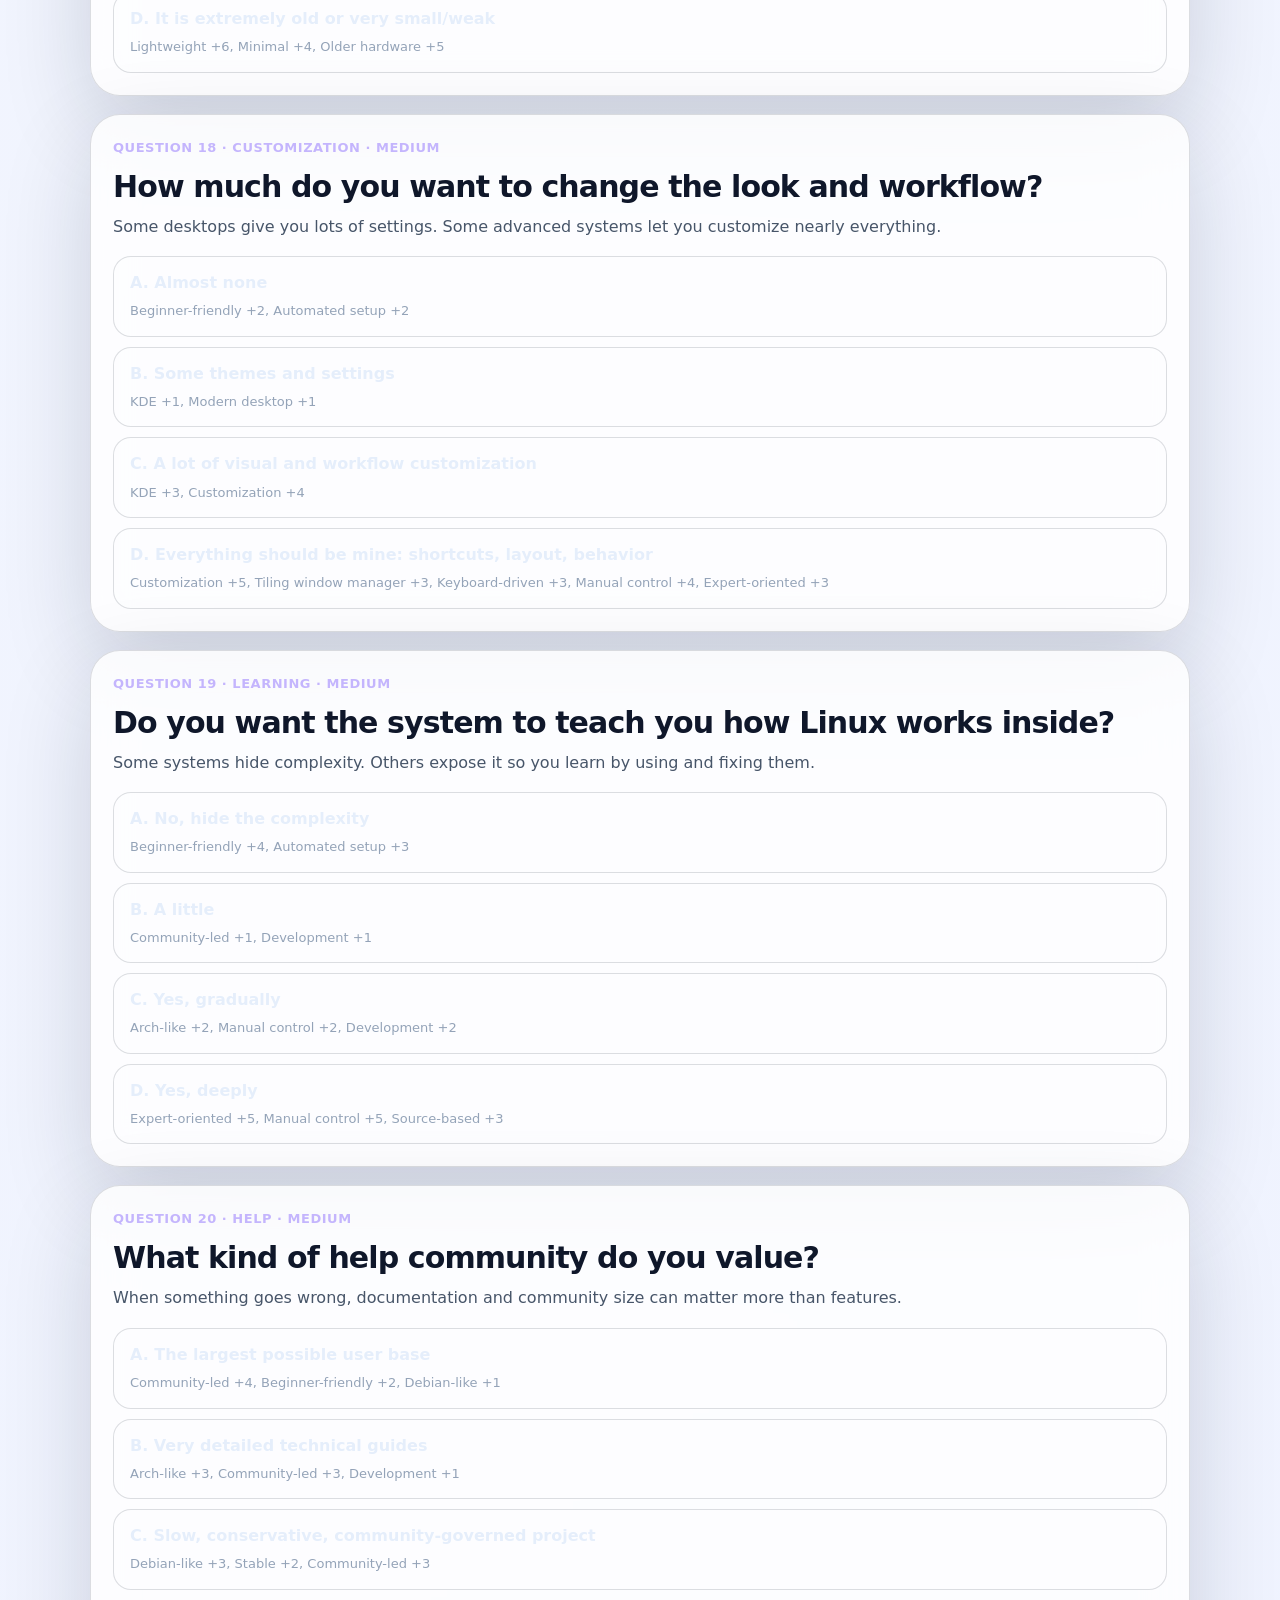
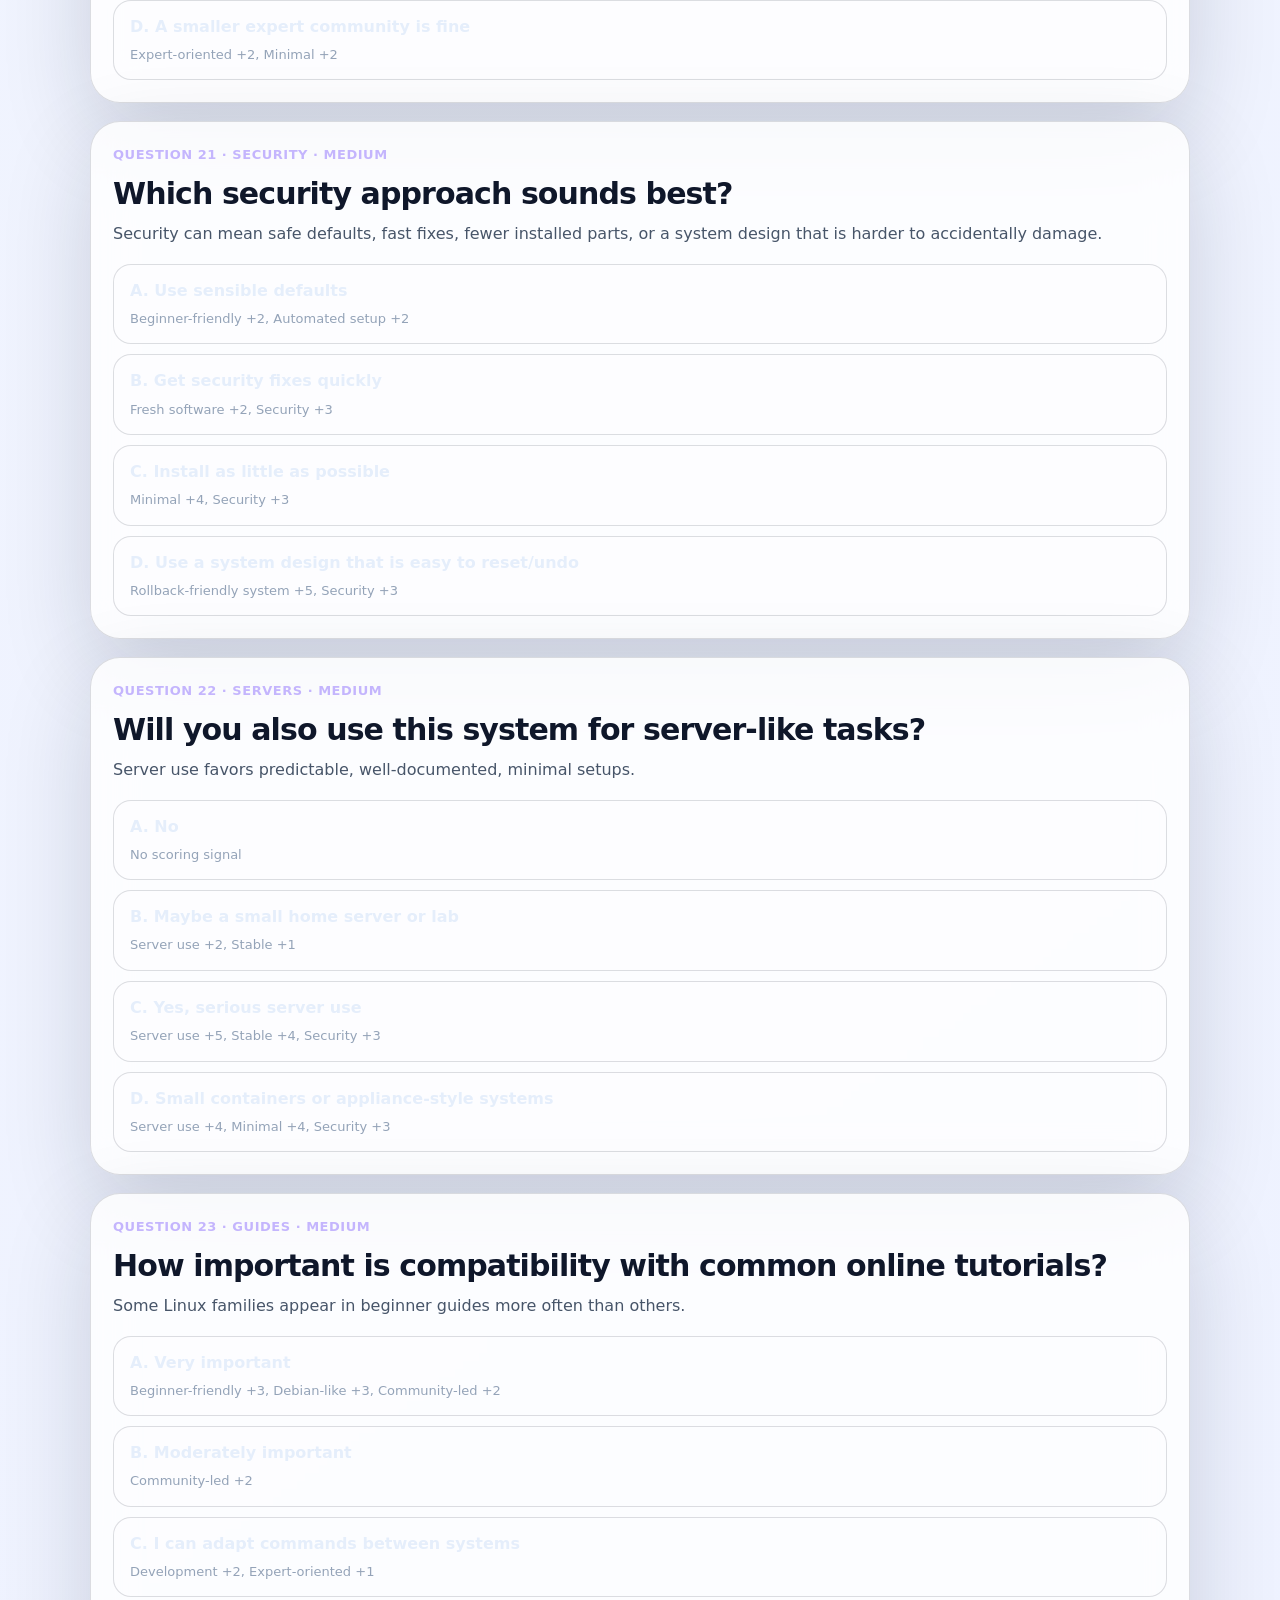
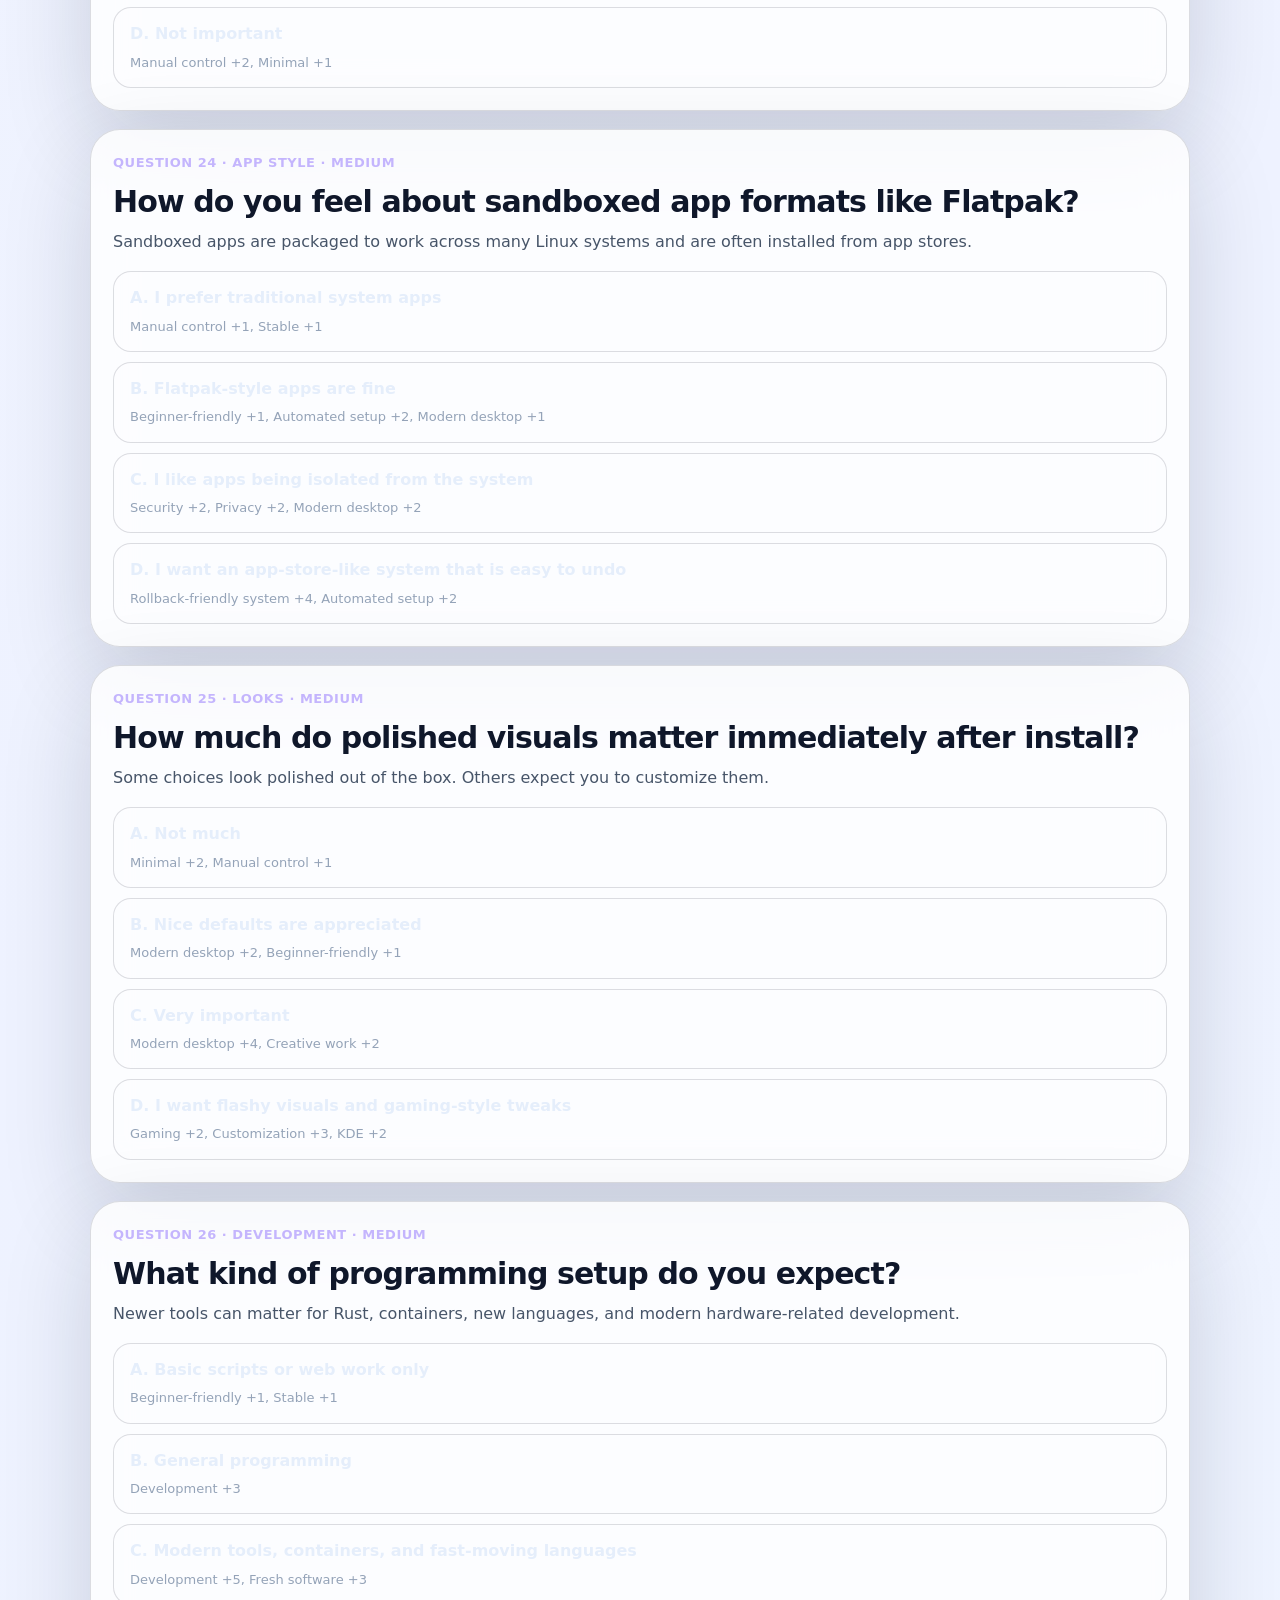
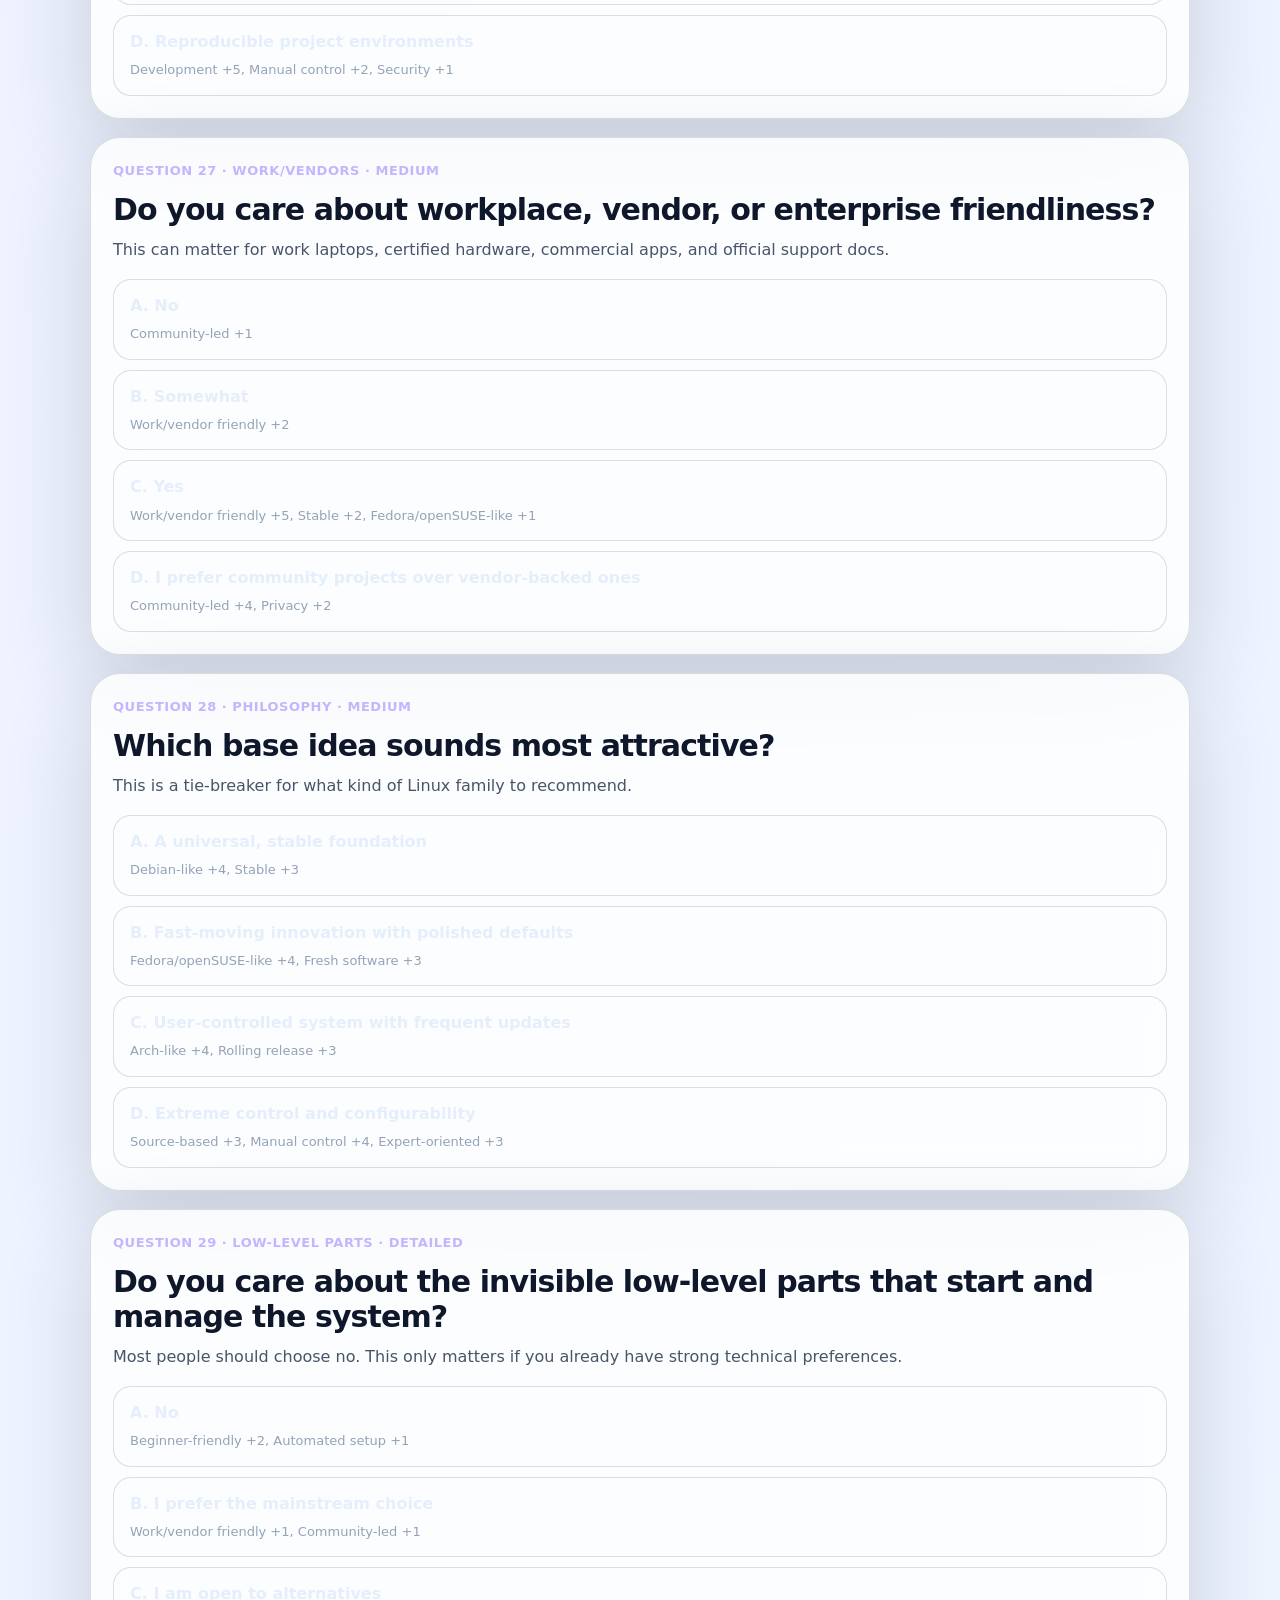
<file: html/questions.html>
<!doctype html>
<html lang="en">
<head>
  <meta charset="utf-8" />
  <meta name="viewport" content="width=device-width, initial-scale=1" />
  <link rel="icon" type="image/svg+xml" href="../favicon.svg" />
  <title data-i18n="questions.title">Quiz Q&A | Puldistro</title>
  <script src="../js/theme-init.js"></script>
  <link rel="stylesheet" href="../css/questions.css" />
  <link rel="stylesheet" href="../css/theme.css?v=20260524-footer-style" />
  <script src="../js/i18n-data.js?v=20260524-de-fallback" defer></script>
   <script src="../js/i18n.js?v=20260524-live-locales" defer></script>
  <script src="../js/theme.js?v=20260524-no-cursor-effect" defer></script>
  <script src="../js/quiz-data.js" defer></script>
  <script src="../js/questions.js" defer></script>
</head>
<body>
  <main class="shell">
    <nav class="nav">
      <a class="brand" href="../index.html"><span class="mark">◇</span><span data-i18n="common.brand">Puldistro</span></a>
      <div class="nav-links"><a class="btn" href="../index.html" data-i18n="common.distro_quiz">Distro quiz</a><a class="btn" href="alternatives.html" data-i18n="common.app_alternatives">App alternatives</a><button class="btn theme-toggle" type="button" data-theme-toggle aria-label="Switch theme" data-i18n-attr-aria-label="common.switch_theme"><span class="theme-icon" aria-hidden="true">☀️</span><span class="theme-label" data-i18n="common.theme">Theme</span></button><label class="btn language-toggle"><span data-i18n="common.language_label">Language</span><select class="language-select" data-language-select aria-label="Language" data-i18n-attr-aria-label="common.language_label"><option value="en">English</option><option value="de">Deutsch</option></select></label></div>
    </nav>

    <section class="hero glass">
      <div class="eyebrow" data-i18n="questions.eyebrow">Quiz reference</div>
      <h1 data-i18n-html="questions.hero_title">All quiz <span class="gradient">questions and answers</span>.</h1>
      <p class="lead" data-i18n="questions.lead">Browse the complete question set used by the Simple, Medium, and Detailed quiz modes. Each answer also shows the scoring signals it contributes to the recommendation model.</p>
      <div class="search-row"><input id="questionSearch" type="search" placeholder="Search questions, answers, and tags…" data-i18n-attr-placeholder="questions.search_placeholder" aria-label="Search questions, answers, and tags" data-i18n-attr-aria-label="questions.search_label" /></div>
      <div id="questionsCount" class="question-count">50 questions</div>
    </section>

    <section id="questionsEmpty" class="empty glass" hidden data-i18n="questions.empty">No matching questions found.</section>
    <section id="questionsGrid" class="qa-grid" aria-live="polite"></section>

    <footer class="site-footer glass"><div class="footer-top"><div><div class="footer-brand" data-i18n="common.brand">Puldistro</div><p class="footer-text" data-i18n="common.footer_text">A beginner-friendly Linux migration helper. Recommendations are educational starting points, not guarantees for every device or workflow.</p></div><nav class="footer-links" aria-label="Footer navigation" data-i18n-attr-aria-label="common.footer_aria"><div class="footer-row"><a href="about.html" data-i18n="common.about">About</a><a href="contact.html" data-i18n="common.contact">Contact</a><a href="privacy.html" data-i18n="common.privacy">Privacy</a><a href="legal.html" data-i18n="common.legal_notice">Legal notice</a><a href="https://github.com/firstp1ck/puldistro" target="_blank" rel="noopener noreferrer" data-i18n="common.github">GitHub</a></div><div class="footer-row"><a href="fallback.html" data-i18n="common.fallback_guide">Fallback guide</a><a href="glossary.html" data-i18n="common.glossary">Glossary</a><a href="evaluation.html" data-i18n="common.evaluation">Evaluation</a><a href="questions.html" data-i18n="common.questions_answers">Quiz Q&A</a></div></nav></div><div class="footer-bottom" data-i18n="common.footer_bottom">© 2026 Puldistro. Linux is a registered trademark of Linus Torvalds. Distribution, desktop, and app names belong to their respective owners.</div></footer>
  </main>
</body>
</html>
</file>
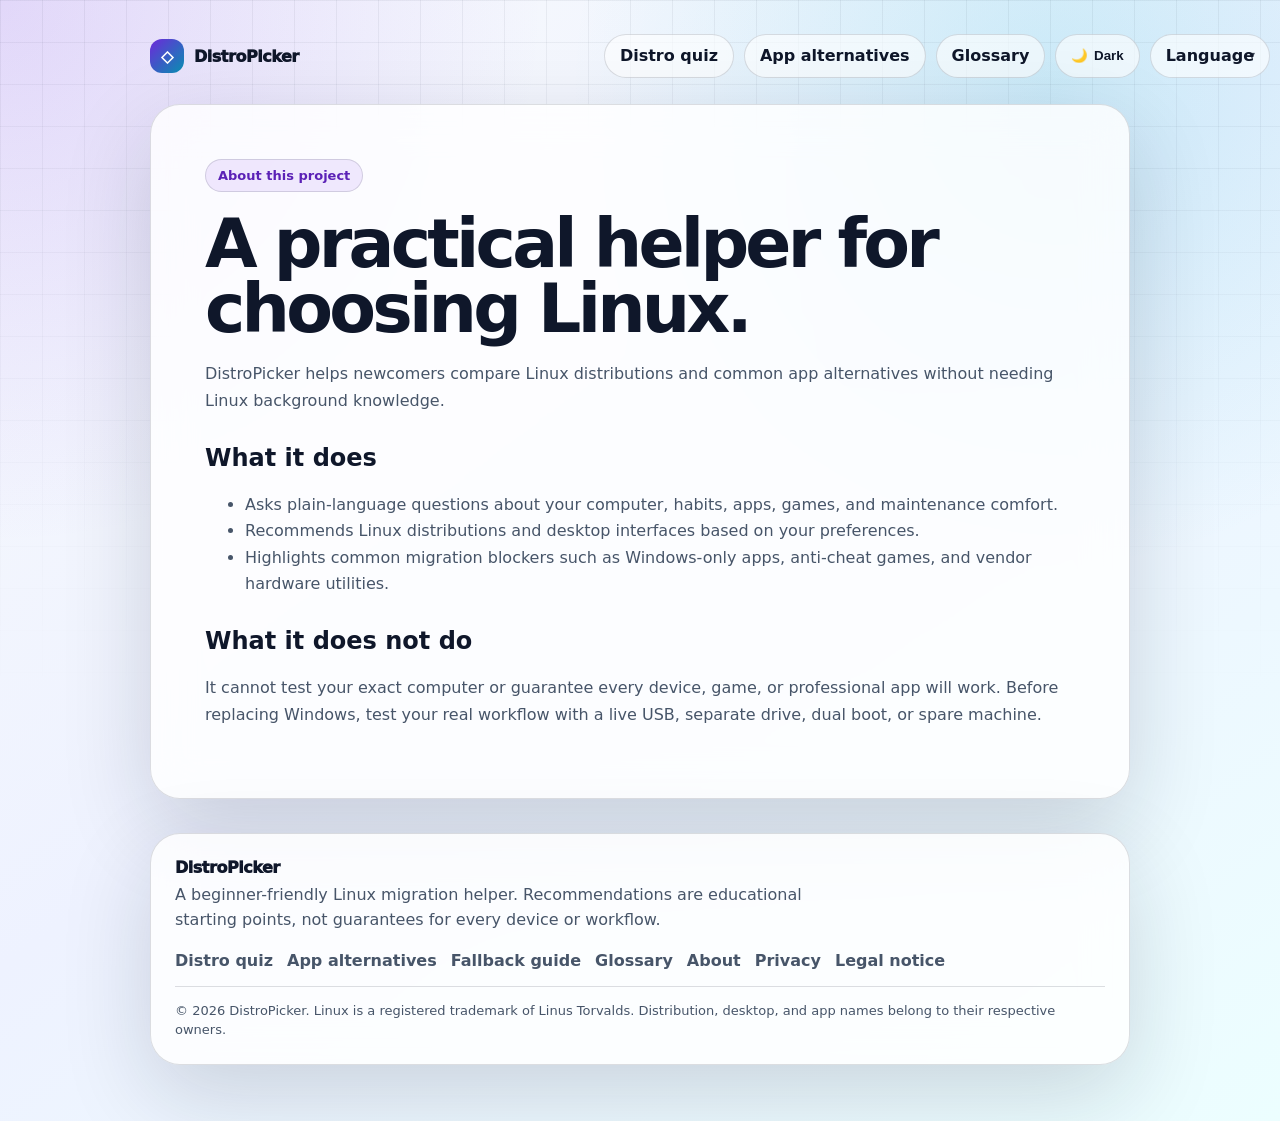
<file: linux-distro-helper/html/about.html>
<!doctype html>
<html lang="en">
<head>
  <meta charset="utf-8" />
  <meta name="viewport" content="width=device-width, initial-scale=1" />
  <title data-i18n="about.title">About | DistroPicker</title>
  <script src="../js/theme-init.js"></script>
  <link rel="stylesheet" href="../css/about.css" />
  <link rel="stylesheet" href="../css/theme.css?v=20260524-language-card-clickable" />
  <script src="../js/i18n.js?v=20260524-live-locales" defer></script>
  <script src="../js/theme.js" defer></script>
</head>
<body>
  <main class="shell">
    <nav class="nav"><a class="brand" href="../index.html"><span class="mark">◇</span><span data-i18n="common.brand">DistroPicker</span></a><div class="nav-links"><a class="btn" href="../index.html" data-i18n="common.distro_quiz">Distro quiz</a><a class="btn" href="alternatives.html" data-i18n="common.app_alternatives">App alternatives</a><a class="btn" href="glossary.html" data-i18n="common.glossary">Glossary</a><button class="btn theme-toggle" type="button" data-theme-toggle aria-label="Switch theme" data-i18n-attr-aria-label="common.switch_theme"><span class="theme-icon" aria-hidden="true">☀️</span><span class="theme-label" data-i18n="common.theme">Theme</span></button><label class="btn language-toggle"><span data-i18n="common.language_label">Language</span><select class="language-select" data-language-select aria-label="Language"><option value="en">English</option><option value="de">Deutsch</option></select></label></div></nav>
    <article class="page glass">
      <div class="eyebrow" data-i18n="about.eyebrow">About this project</div>
      <h1 data-i18n="about.heading">A practical helper for choosing Linux.</h1>
      <p data-i18n="about.intro">DistroPicker helps newcomers compare Linux distributions and common app alternatives without needing Linux background knowledge.</p><h2 data-i18n="about.what_does">What it does</h2><ul><li data-i18n="about.does_1">Asks plain-language questions about your computer, habits, apps, games, and maintenance comfort.</li><li data-i18n="about.does_2">Recommends Linux distributions and desktop interfaces based on your preferences.</li><li data-i18n="about.does_3">Highlights common migration blockers such as Windows-only apps, anti-cheat games, and vendor hardware utilities.</li></ul><h2 data-i18n="about.what_not">What it does not do</h2><p data-i18n="about.not_text">It cannot test your exact computer or guarantee every device, game, or professional app will work. Before replacing Windows, test your real workflow with a live USB, separate drive, dual boot, or spare machine.</p>
    </article>
    <footer class="site-footer glass"><div class="footer-top"><div><div class="footer-brand" data-i18n="common.brand">DistroPicker</div><p class="footer-text" data-i18n="common.footer_text">A beginner-friendly Linux migration helper. Recommendations are educational starting points, not guarantees for every device or workflow.</p></div><nav class="footer-links" aria-label="Footer navigation" data-i18n-attr-aria-label="common.footer_aria"><a href="../index.html" data-i18n="common.distro_quiz">Distro quiz</a><a href="alternatives.html" data-i18n="common.app_alternatives">App alternatives</a><a href="fallback.html" data-i18n="common.fallback_guide">Fallback guide</a><a href="glossary.html" data-i18n="common.glossary">Glossary</a><a href="about.html" data-i18n="common.about">About</a><a href="privacy.html" data-i18n="common.privacy">Privacy</a><a href="legal.html" data-i18n="common.legal_notice">Legal notice</a></nav></div><div class="footer-bottom" data-i18n="common.footer_bottom">© 2026 DistroPicker. Linux is a registered trademark of Linus Torvalds. Distribution, desktop, and app names belong to their respective owners.</div></footer>
  </main>
</body>
</html>
</file>
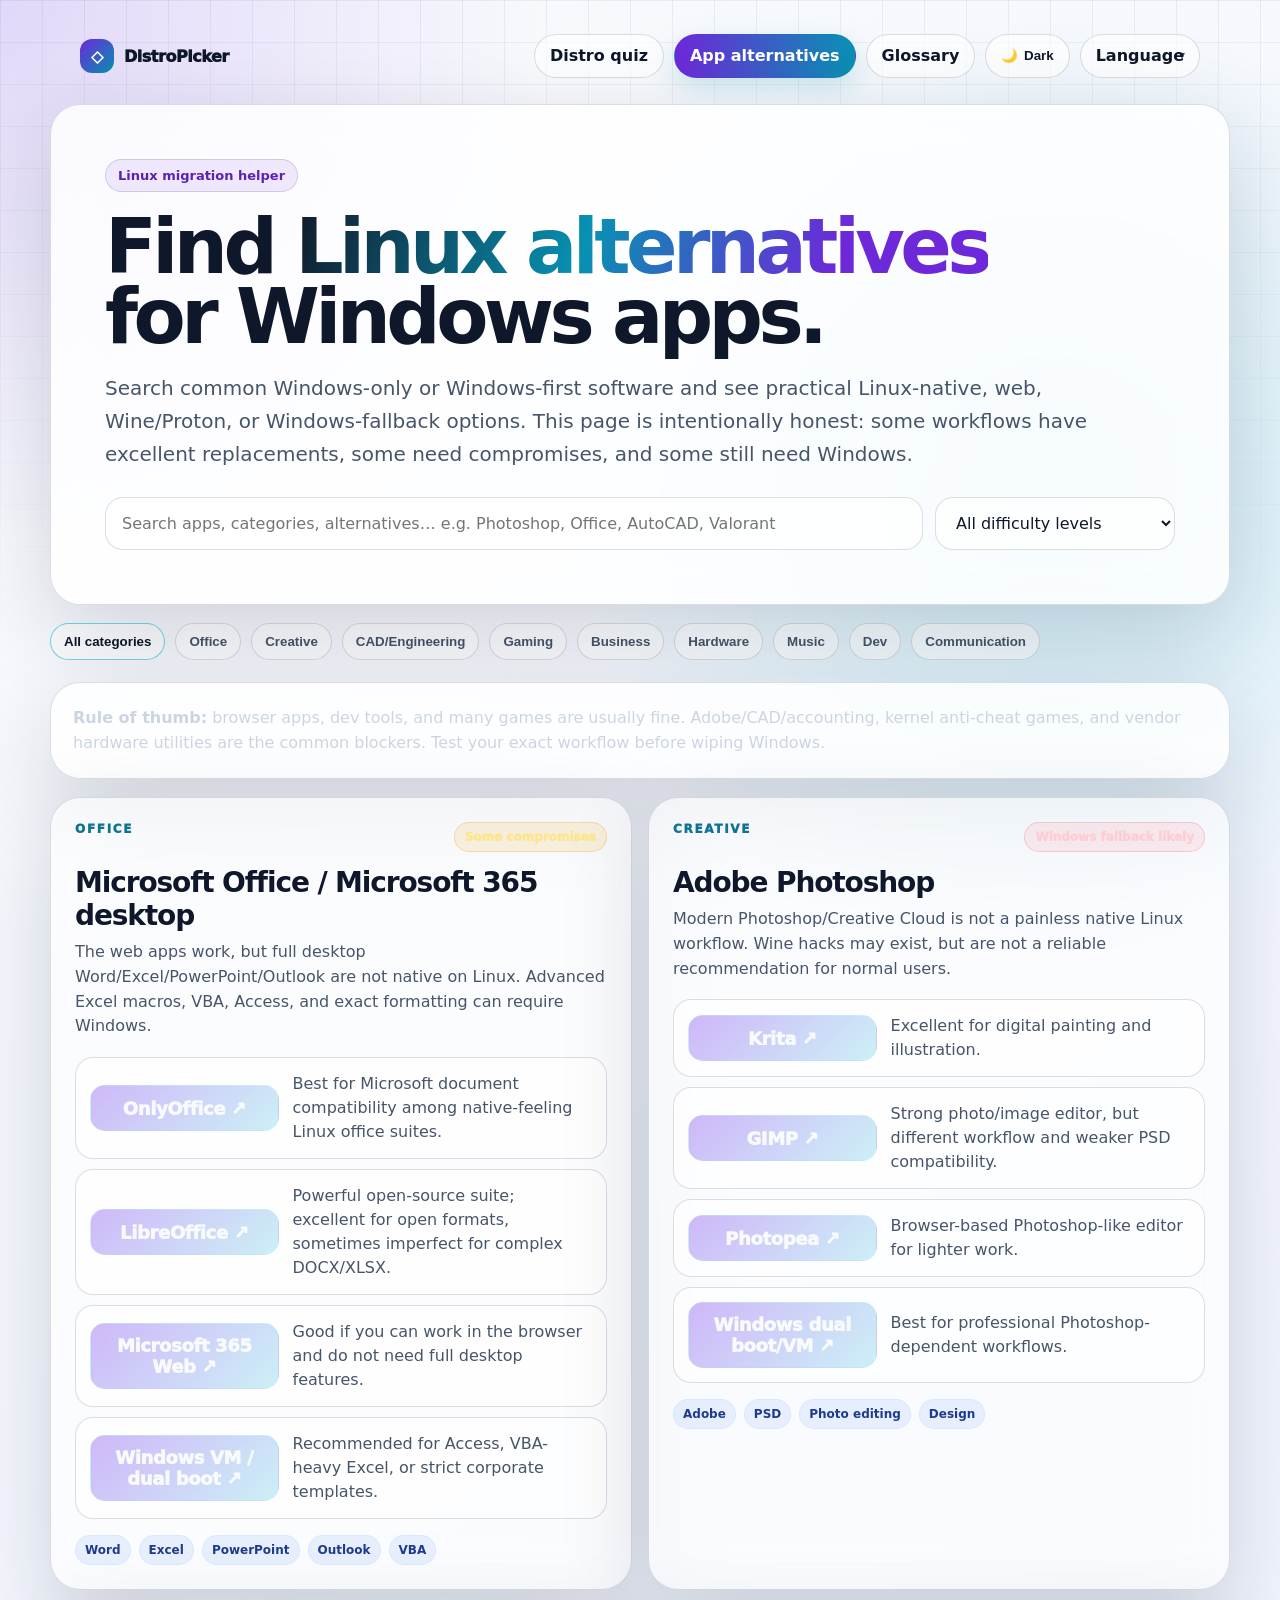
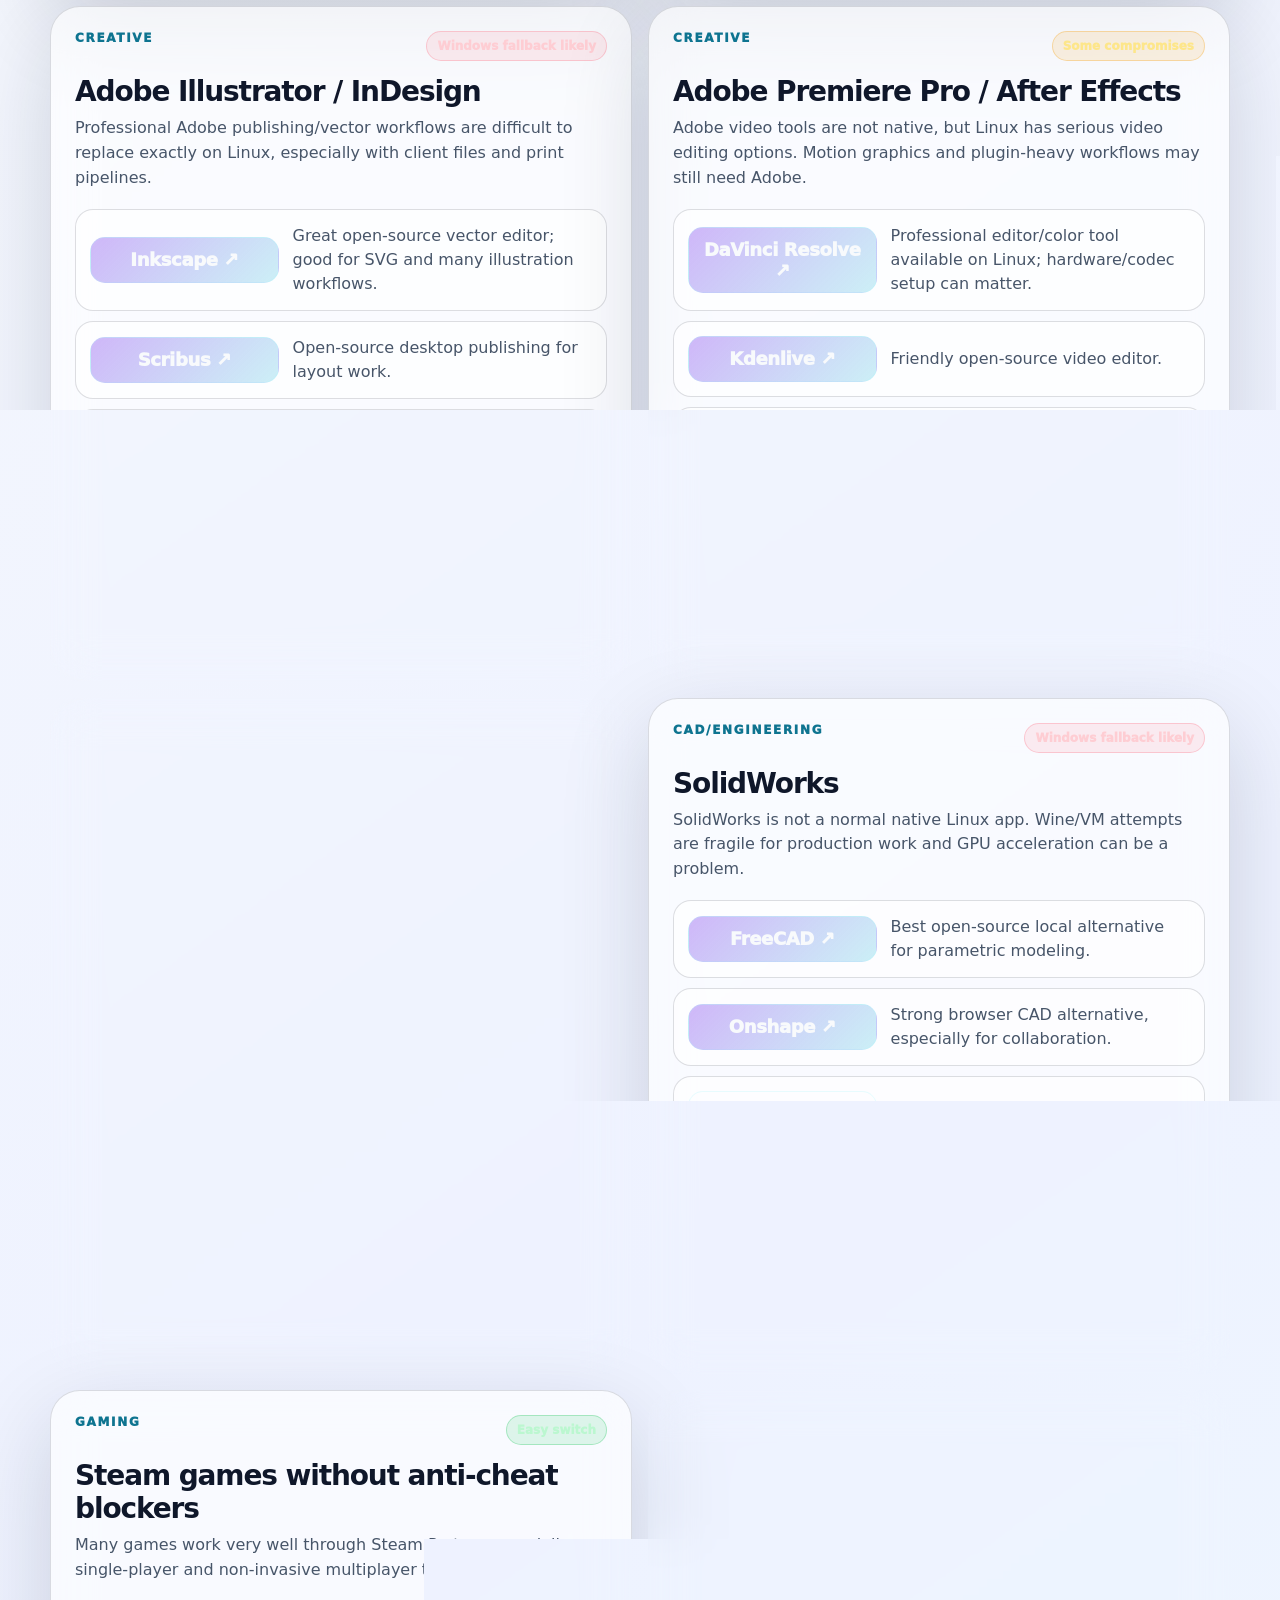
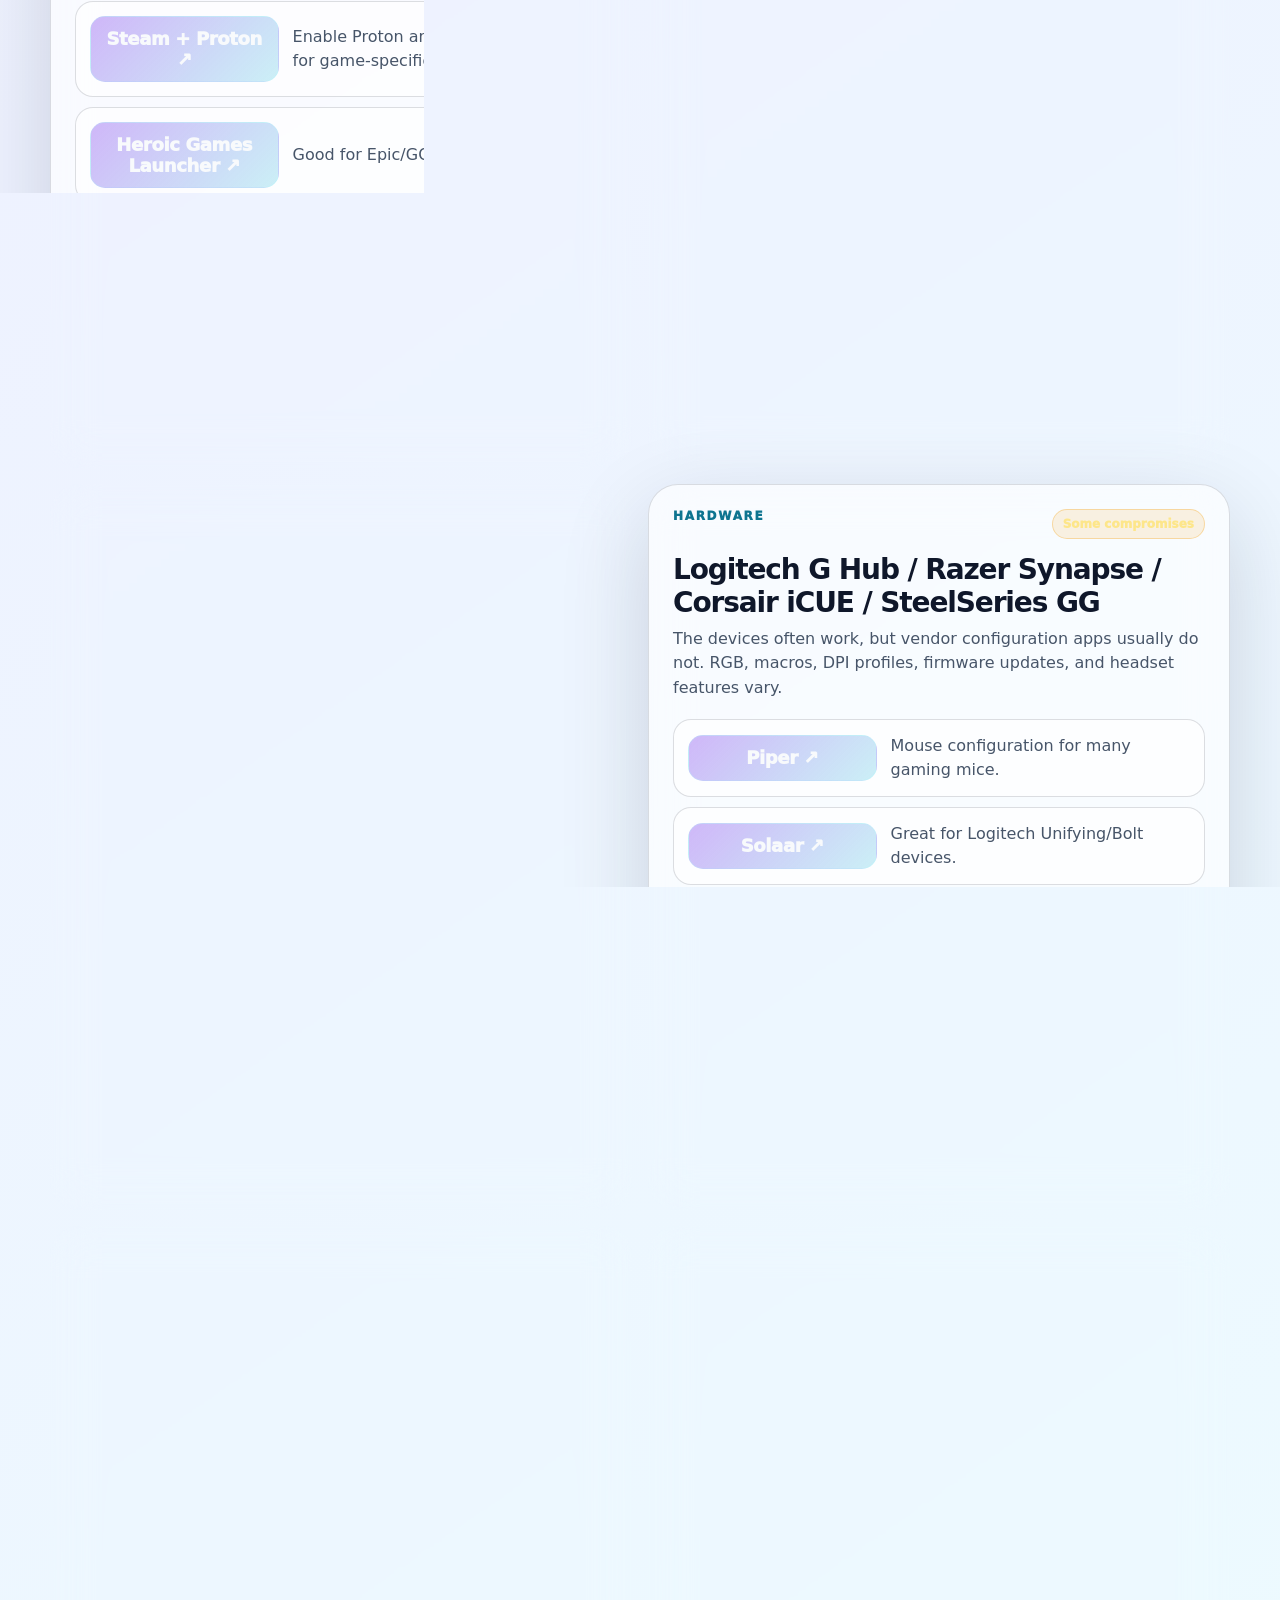
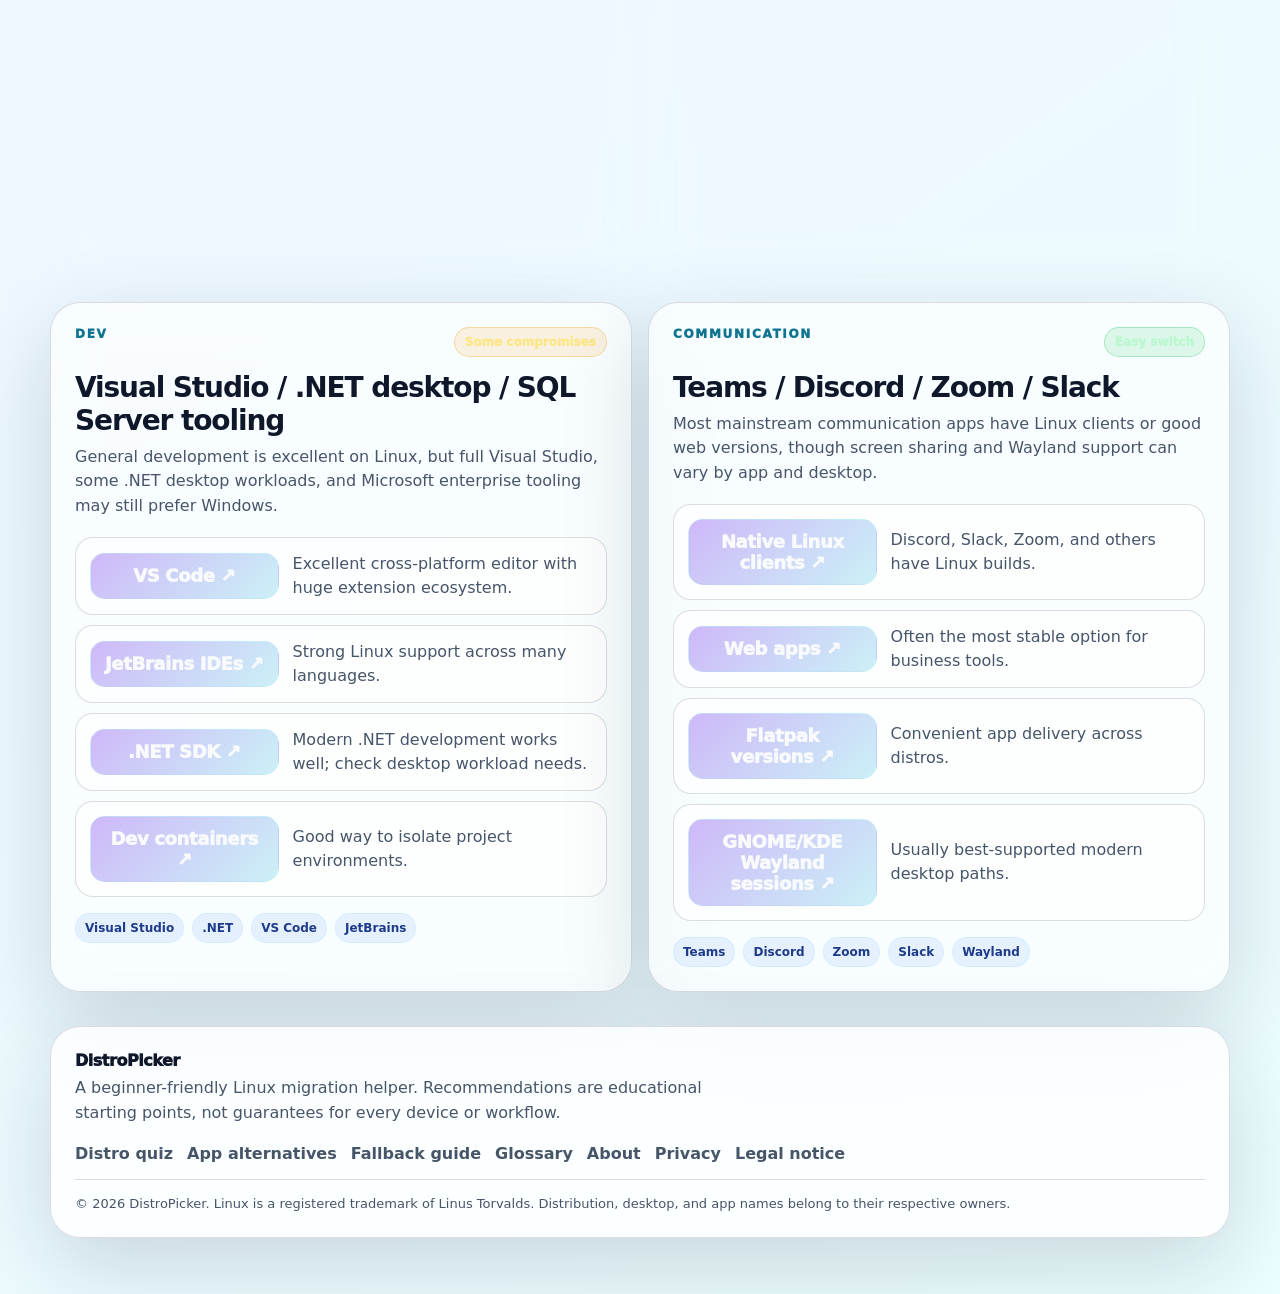
<file: linux-distro-helper/html/alternatives.html>
<!doctype html>
<html lang="en">
<head>
  <meta charset="utf-8" />
  <meta name="viewport" content="width=device-width, initial-scale=1" />
  <title data-i18n="alternatives.title">Linux App Alternatives</title>
  <script src="../js/theme-init.js"></script>
  <link rel="stylesheet" href="../css/alternatives.css" />
  <link rel="stylesheet" href="../css/theme.css?v=20260524-language-card-clickable" />
  <script src="../js/i18n.js?v=20260524-live-locales" defer></script>
  <script src="../js/theme.js" defer></script>
  <script src="../js/alternatives.js" defer></script>
</head>
<body>
  <main class="shell">
    <nav class="nav">
      <a class="brand" href="../index.html"><span class="mark">◇</span><span data-i18n="common.brand">DistroPicker</span></a>
      <div class="nav-links">
        <a class="btn" href="../index.html" data-i18n="common.distro_quiz">Distro quiz</a>
        <a class="btn primary" href="alternatives.html" data-i18n="common.app_alternatives">App alternatives</a>
        <a class="btn" href="glossary.html" data-i18n="common.glossary">Glossary</a>
      
        <button class="btn theme-toggle" type="button" data-theme-toggle aria-label="Switch theme" data-i18n-attr-aria-label="common.switch_theme"><span class="theme-icon" aria-hidden="true">☀️</span><span class="theme-label" data-i18n="common.theme">Theme</span></button><label class="btn language-toggle"><span data-i18n="common.language_label">Language</span><select class="language-select" data-language-select aria-label="Language"><option value="en">English</option><option value="de">Deutsch</option></select></label></div>
    </nav>

    <section class="hero glass">
      <div class="eyebrow" data-i18n="alternatives.eyebrow">Linux migration helper</div>
      <h1 data-i18n-html="alternatives.hero_title">Find <span class="gradient">Linux alternatives</span> for Windows apps.</h1>
      <p class="lead" data-i18n="alternatives.lead">Search common Windows-only or Windows-first software and see practical Linux-native, web, Wine/Proton, or Windows-fallback options. This page is intentionally honest: some workflows have excellent replacements, some need compromises, and some still need Windows.</p>
      <div class="search-row">
        <input id="search" type="search" placeholder="Search apps, categories, alternatives… e.g. Photoshop, Office, AutoCAD, Valorant" data-i18n-attr-placeholder="alternatives.search_placeholder" />
        <select id="difficulty">
          <option value="all" data-i18n="alternatives.difficulty_all">All difficulty levels</option>
          <option value="easy" data-i18n="alternatives.difficulty_easy">Easy switch</option>
          <option value="medium" data-i18n="alternatives.difficulty_medium">Some compromises</option>
          <option value="hard" data-i18n="alternatives.difficulty_hard">Windows fallback likely</option>
        </select>
      </div>
    </section>

    <div id="filters" class="filters"></div>

    <section class="note glass">
      <span data-i18n-html="alternatives.rule_html"><strong>Rule of thumb:</strong> browser apps, dev tools, and many games are usually fine. Adobe/CAD/accounting, kernel anti-cheat games, and vendor hardware utilities are the common blockers. Test your exact workflow before wiping Windows.</span>
    </section>

    <section id="grid" class="grid"></section>
    <section id="empty" class="empty glass" data-i18n="alternatives.empty">No matches. Try a broader search or choose “All categories”.</section>


    <footer class="site-footer glass">
      <div class="footer-top">
        <div>
          <div class="footer-brand" data-i18n="common.brand">DistroPicker</div>
          <p class="footer-text" data-i18n="common.footer_text">A beginner-friendly Linux migration helper. Recommendations are educational starting points, not guarantees for every device or workflow.</p>
        </div>
        <nav class="footer-links" aria-label="Footer navigation" data-i18n-attr-aria-label="common.footer_aria">
          <a href="../index.html" data-i18n="common.distro_quiz">Distro quiz</a>
          <a href="alternatives.html" data-i18n="common.app_alternatives">App alternatives</a>
          <a href="fallback.html" data-i18n="common.fallback_guide">Fallback guide</a>
          <a href="glossary.html" data-i18n="common.glossary">Glossary</a>
          <a href="about.html" data-i18n="common.about">About</a>
          <a href="privacy.html" data-i18n="common.privacy">Privacy</a>
          <a href="legal.html" data-i18n="common.legal_notice">Legal notice</a>
        </nav>
      </div>
      <div class="footer-bottom" data-i18n="common.footer_bottom">© 2026 DistroPicker. Linux is a registered trademark of Linus Torvalds. Distribution, desktop, and app names belong to their respective owners.</div>
    </footer>
  </main>

</body>
</html>
</file>
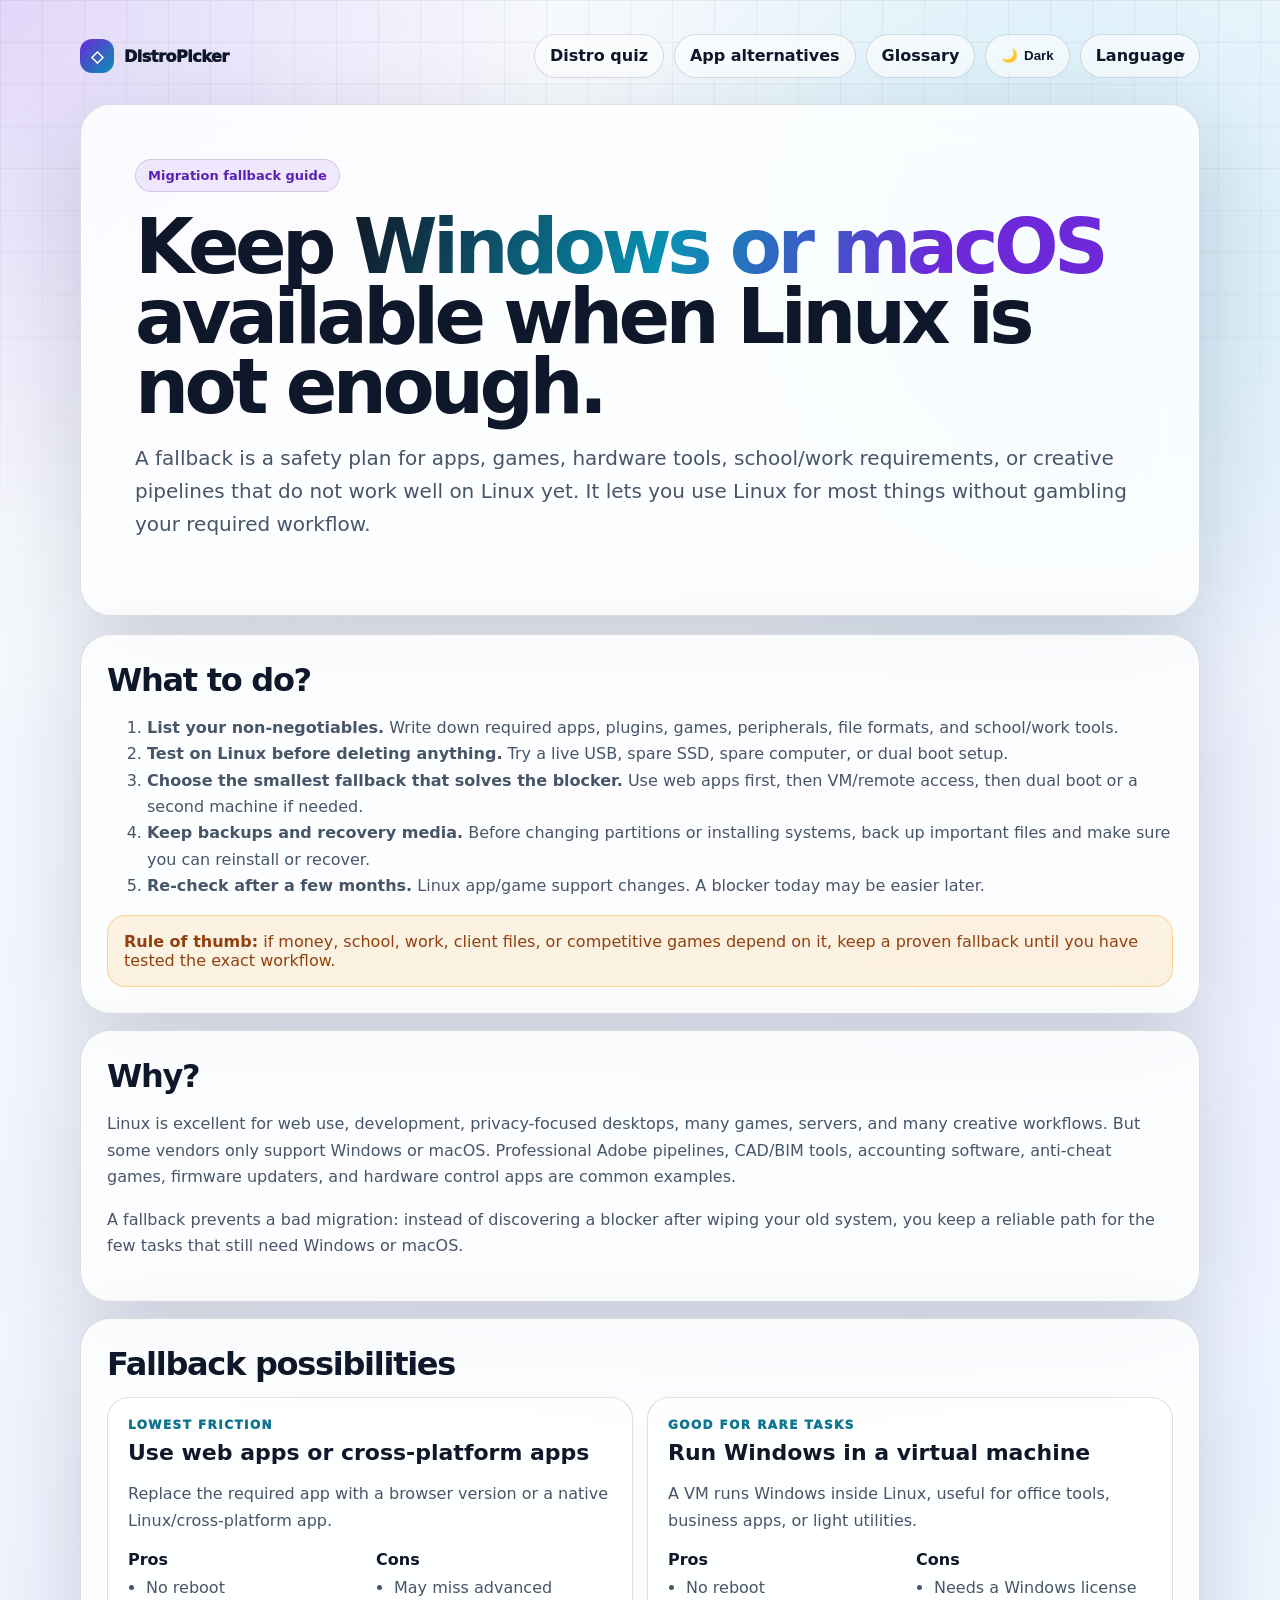
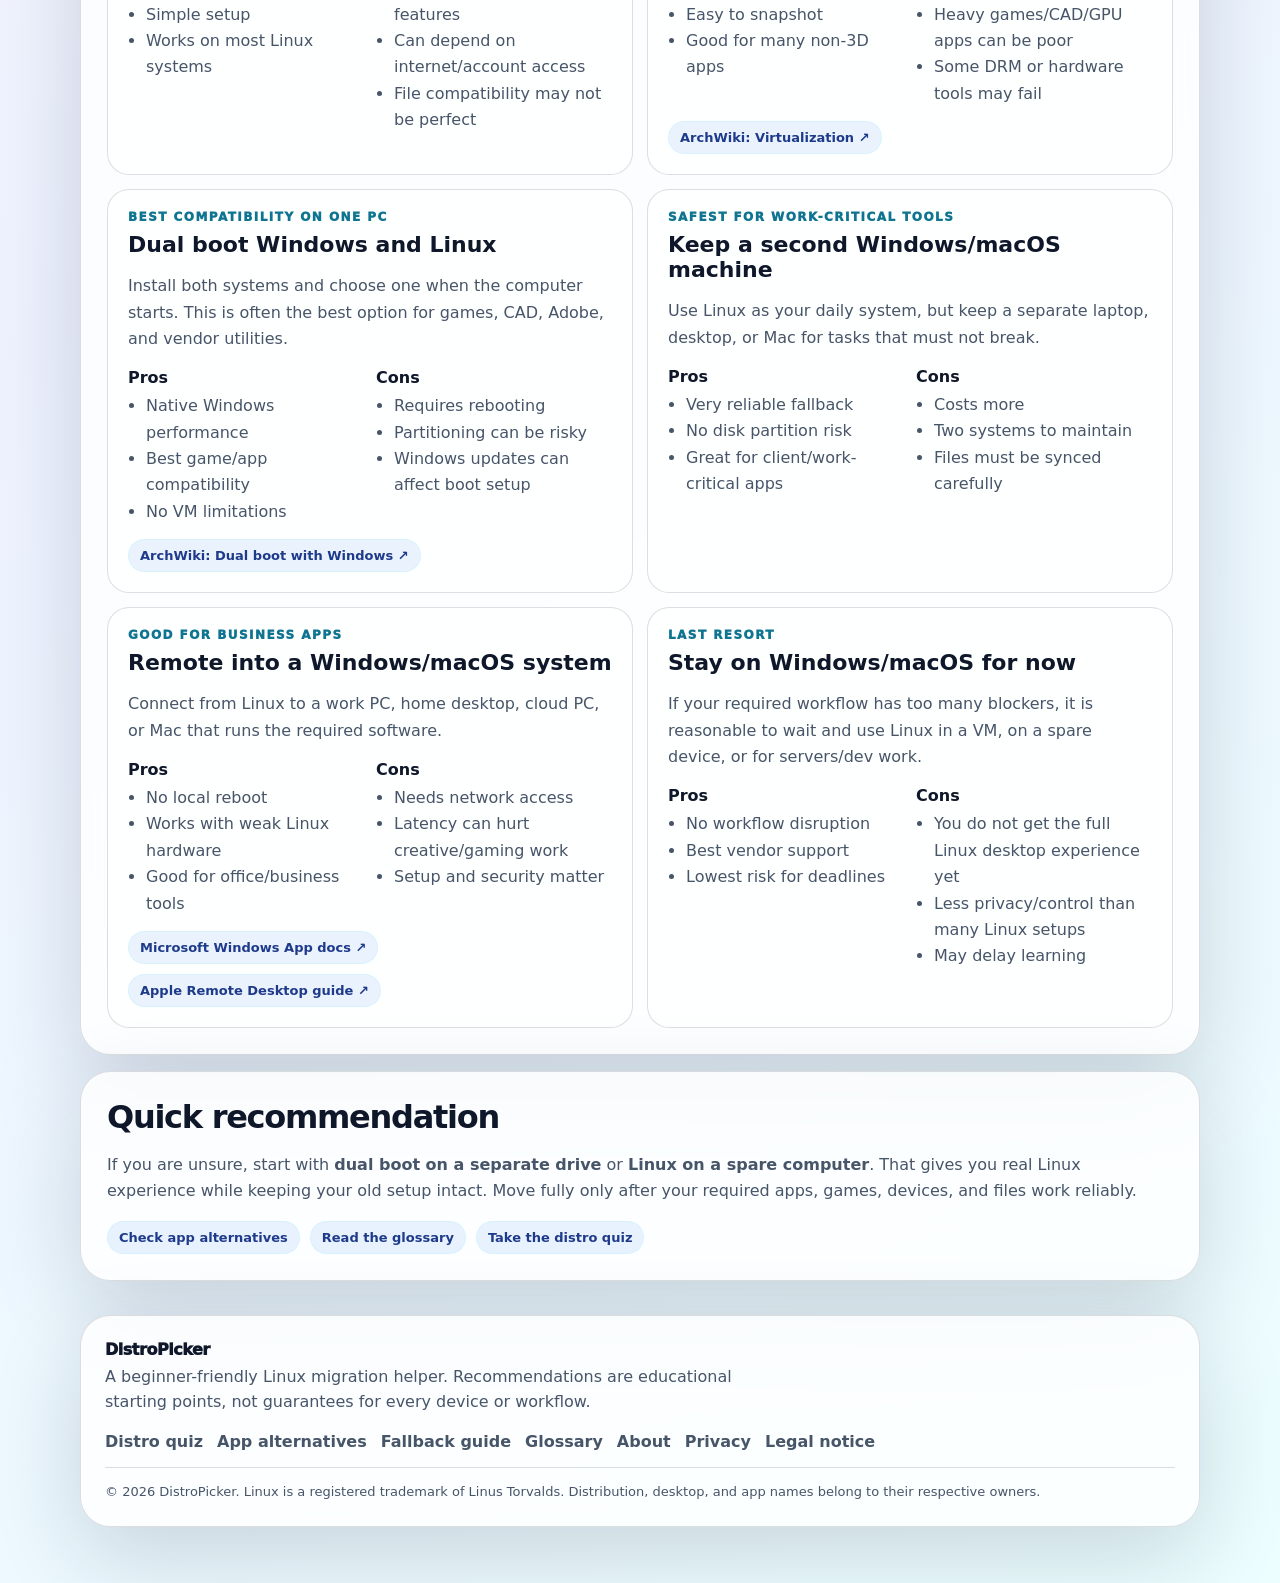
<file: linux-distro-helper/html/fallback.html>
<!doctype html>
<html lang="en">
<head>
  <meta charset="utf-8" />
  <meta name="viewport" content="width=device-width, initial-scale=1" />
  <title data-i18n="fallback.title">Windows/macOS Fallback Guide | DistroPicker</title>
  <script src="../js/theme-init.js"></script>
  <link rel="stylesheet" href="../css/fallback.css" />
  <link rel="stylesheet" href="../css/theme.css?v=20260524-language-card-clickable" />
  <script src="../js/i18n.js?v=20260524-live-locales" defer></script>
  <script src="../js/theme.js" defer></script>
  <script src="../js/fallback.js" defer></script>
</head>
<body>
  <main class="shell">
    <nav class="nav">
      <a class="brand" href="../index.html"><span class="mark">◇</span><span data-i18n="common.brand">DistroPicker</span></a>
      <div class="nav-links"><a class="btn" href="../index.html" data-i18n="common.distro_quiz">Distro quiz</a><a class="btn" href="alternatives.html" data-i18n="common.app_alternatives">App alternatives</a><a class="btn" href="glossary.html" data-i18n="common.glossary">Glossary</a><button class="btn theme-toggle" type="button" data-theme-toggle aria-label="Switch theme" data-i18n-attr-aria-label="common.switch_theme"><span class="theme-icon" aria-hidden="true">☀️</span><span class="theme-label" data-i18n="common.theme">Theme</span></button><label class="btn language-toggle"><span data-i18n="common.language_label">Language</span><select class="language-select" data-language-select aria-label="Language"><option value="en">English</option><option value="de">Deutsch</option></select></label></div>
    </nav>

    <section class="hero glass">
      <div class="eyebrow" data-i18n="fallback.eyebrow">Migration fallback guide</div>
      <h1 data-i18n-html="fallback.hero_title">Keep <span class="gradient">Windows or macOS</span> available when Linux is not enough.</h1>
      <p class="lead" data-i18n="fallback.lead">A fallback is a safety plan for apps, games, hardware tools, school/work requirements, or creative pipelines that do not work well on Linux yet. It lets you use Linux for most things without gambling your required workflow.</p>
    </section>

    <section class="section glass">
      <h2 data-i18n="fallback.what_title">What to do?</h2>
      <ol>
        <li data-i18n-html="fallback.what_1_html"><strong>List your non-negotiables.</strong> Write down required apps, plugins, games, peripherals, file formats, and school/work tools.</li>
        <li data-i18n-html="fallback.what_2_html"><strong>Test on Linux before deleting anything.</strong> Try a live USB, spare SSD, spare computer, or dual boot setup.</li>
        <li data-i18n-html="fallback.what_3_html"><strong>Choose the smallest fallback that solves the blocker.</strong> Use web apps first, then VM/remote access, then dual boot or a second machine if needed.</li>
        <li data-i18n-html="fallback.what_4_html"><strong>Keep backups and recovery media.</strong> Before changing partitions or installing systems, back up important files and make sure you can reinstall or recover.</li>
        <li data-i18n-html="fallback.what_5_html"><strong>Re-check after a few months.</strong> Linux app/game support changes. A blocker today may be easier later.</li>
      </ol>
      <div class="callout" data-i18n-html="fallback.rule_html"><strong>Rule of thumb:</strong> if money, school, work, client files, or competitive games depend on it, keep a proven fallback until you have tested the exact workflow.</div>
    </section>

    <section class="section glass">
      <h2 data-i18n="fallback.why_title">Why?</h2>
      <p data-i18n="fallback.why_1">Linux is excellent for web use, development, privacy-focused desktops, many games, servers, and many creative workflows. But some vendors only support Windows or macOS. Professional Adobe pipelines, CAD/BIM tools, accounting software, anti-cheat games, firmware updaters, and hardware control apps are common examples.</p>
      <p data-i18n="fallback.why_2">A fallback prevents a bad migration: instead of discovering a blocker after wiping your old system, you keep a reliable path for the few tasks that still need Windows or macOS.</p>
    </section>

    <section class="section glass">
      <h2 data-i18n="fallback.possibilities_title">Fallback possibilities</h2>
      <div id="fallbackCards" class="cards"></div>
    </section>

    <section class="section glass">
      <h2 data-i18n="fallback.quick_title">Quick recommendation</h2>
      <p data-i18n-html="fallback.quick_text_html">If you are unsure, start with <strong>dual boot on a separate drive</strong> or <strong>Linux on a spare computer</strong>. That gives you real Linux experience while keeping your old setup intact. Move fully only after your required apps, games, devices, and files work reliably.</p>
      <div class="links"><a href="alternatives.html" data-i18n="fallback.check_apps">Check app alternatives</a><a href="glossary.html" data-i18n="fallback.read_glossary">Read the glossary</a><a href="../index.html" data-i18n="fallback.take_quiz">Take the distro quiz</a></div>
    </section>

    <footer class="site-footer glass"><div class="footer-top"><div><div class="footer-brand" data-i18n="common.brand">DistroPicker</div><p class="footer-text" data-i18n="common.footer_text">A beginner-friendly Linux migration helper. Recommendations are educational starting points, not guarantees for every device or workflow.</p></div><nav class="footer-links" aria-label="Footer navigation" data-i18n-attr-aria-label="common.footer_aria"><a href="../index.html" data-i18n="common.distro_quiz">Distro quiz</a><a href="alternatives.html" data-i18n="common.app_alternatives">App alternatives</a><a href="fallback.html" data-i18n="common.fallback_guide">Fallback guide</a><a href="glossary.html" data-i18n="common.glossary">Glossary</a><a href="about.html" data-i18n="common.about">About</a><a href="privacy.html" data-i18n="common.privacy">Privacy</a><a href="legal.html" data-i18n="common.legal_notice">Legal notice</a></nav></div><div class="footer-bottom" data-i18n="common.footer_bottom">© 2026 DistroPicker. Linux is a registered trademark of Linus Torvalds. Distribution, desktop, and app names belong to their respective owners.</div></footer>
  </main>

</body>
</html>
</file>
<file: css/index.css>
:root {
      color-scheme: dark;
      --bg: #080b12;
      --panel: rgba(15, 23, 42, .76);
      --panel-strong: rgba(15, 23, 42, .94);
      --text: #e5eefb;
      --muted: #94a3b8;
      --line: rgba(148, 163, 184, .22);
      --accent: #7c3aed;
      --accent-2: #06b6d4;
      --good: #22c55e;
      --warn: #f59e0b;
      --danger: #fb7185;
      --shadow: 0 30px 100px rgba(0, 0, 0, .45);
      font-family: Inter, ui-sans-serif, system-ui, -apple-system, BlinkMacSystemFont, "Segoe UI", sans-serif;
    }

    * { box-sizing: border-box; }
    body {
      margin: 0;
      min-height: 100vh;
      background:
        radial-gradient(circle at top left, rgba(124, 58, 237, .35), transparent 34rem),
        radial-gradient(circle at 80% 10%, rgba(6, 182, 212, .24), transparent 30rem),
        linear-gradient(145deg, #05070d 0%, #111827 48%, #020617 100%);
      color: var(--text);
    }

    body::before {
      content: "";
      position: fixed;
      inset: 0;
      pointer-events: none;
      background-image: linear-gradient(rgba(255,255,255,.035) 1px, transparent 1px), linear-gradient(90deg, rgba(255,255,255,.035) 1px, transparent 1px);
      background-size: 42px 42px;
      mask-image: linear-gradient(to bottom, black, transparent 78%);
    }

    a { color: inherit; }
    .shell { width: min(1120px, calc(100% - 32px)); margin: 0 auto; padding: 34px 0 56px; position: relative; }
    .nav { display: flex; justify-content: space-between; align-items: center; gap: 16px; margin-bottom: 26px; }
    .brand { display: inline-flex; align-items: center; gap: 10px; font-weight: 950; letter-spacing: -.03em; text-decoration: none; }
    .mark { width: 34px; height: 34px; display: grid; place-items: center; border-radius: 12px; background: linear-gradient(135deg, var(--accent), var(--accent-2)); }
    .nav-links { display: flex; gap: 10px; flex-wrap: wrap; }
    .hero { display: grid; grid-template-columns: 1.1fr .9fr; gap: 28px; align-items: center; min-height: calc(100vh - 150px); }
    .glass { border: 1px solid var(--line); background: var(--panel); box-shadow: var(--shadow); backdrop-filter: blur(22px); border-radius: 32px; }
    .intro { padding: clamp(28px, 5vw, 56px); }
    .eyebrow { display: inline-flex; gap: 8px; align-items: center; padding: 8px 12px; border: 1px solid var(--line); border-radius: 999px; color: #c4b5fd; background: rgba(124, 58, 237, .13); font-weight: 700; font-size: 13px; }
    h1 { font-size: clamp(42px, 7vw, 78px); line-height: .92; letter-spacing: -.06em; margin: 22px 0; }
    .gradient { background: linear-gradient(110deg, #fff, #a5f3fc 40%, #c4b5fd 78%); -webkit-background-clip: text; background-clip: text; color: transparent; }
    .lead { color: var(--muted); font-size: clamp(17px, 2vw, 21px); line-height: 1.65; max-width: 62ch; }
    .stats { display: flex; flex-wrap: wrap; gap: 12px; margin-top: 28px; }
    .stat { padding: 13px 16px; border-radius: 18px; border: 1px solid var(--line); background: rgba(255,255,255,.04); color: #cbd5e1; }
    .stat strong { color: #fff; }

    .mode-card { padding: 24px; }
    .mode-card h2 { margin: 0 0 8px; font-size: 26px; }
    .mode-card p { color: var(--muted); margin-top: 0; line-height: 1.55; }
    .modes { display: grid; gap: 14px; margin-top: 18px; }
    .mode { width: 100%; text-align: left; cursor: pointer; border: 1px solid var(--line); color: var(--text); background: rgba(255,255,255,.045); border-radius: 22px; padding: 18px; display: grid; grid-template-columns: 1fr auto; gap: 10px; align-items: center; transition: .2s ease; }
    .mode:hover { transform: translateY(-2px); border-color: rgba(165, 243, 252, .55); background: rgba(6, 182, 212, .12); }
    .mode b { display: block; font-size: 18px; margin-bottom: 4px; }
    .mode span { color: var(--muted); }
    .pill { border-radius: 999px; padding: 7px 10px; background: rgba(124, 58, 237, .18); color: #ddd6fe; border: 1px solid rgba(196, 181, 253, .25); font-weight: 800; font-size: 12px; }

    .app { display: none; min-height: calc(100vh - 88px); align-items: center; }
    .question-card { width: min(860px, 100%); margin: 0 auto; padding: clamp(22px, 4vw, 42px); }
    .topbar { display: flex; justify-content: space-between; align-items: center; gap: 16px; margin-bottom: 26px; }
    .progress-wrap { flex: 1; height: 10px; border-radius: 999px; background: rgba(148,163,184,.18); overflow: hidden; }
    .progress { height: 100%; width: 0%; border-radius: inherit; background: linear-gradient(90deg, var(--accent), var(--accent-2)); transition: width .25s ease; }
    .counter { color: #cbd5e1; font-weight: 800; white-space: nowrap; }
    .question-type { color: #67e8f9; text-transform: uppercase; letter-spacing: .16em; font-size: 12px; font-weight: 900; }
    .question { font-size: clamp(27px, 4vw, 44px); line-height: 1.08; letter-spacing: -.04em; margin: 10px 0 12px; }
    .hint { color: var(--muted); margin-bottom: 24px; line-height: 1.55; }

    .term { position: relative; display: inline-flex; align-items: center; gap: 4px; border-bottom: 1px dotted rgba(165, 243, 252, .75); color: #dff7ff; cursor: help; }
    .term::after { content: "?"; display: inline-grid; place-items: center; width: 15px; height: 15px; border-radius: 999px; font-size: 10px; font-weight: 950; color: #0f172a; background: #67e8f9; }
    .term:hover::before, .term:focus::before { content: attr(data-tip); position: absolute; z-index: 20; left: 0; bottom: calc(100% + 10px); width: min(310px, 80vw); padding: 10px 12px; border: 1px solid rgba(165, 243, 252, .45); border-radius: 14px; background: rgba(2, 6, 23, .97); color: #e5eefb; box-shadow: 0 18px 50px rgba(0,0,0,.45); font-size: 13px; line-height: 1.4; font-weight: 650; letter-spacing: 0; text-transform: none; }
    .answers { display: grid; gap: 12px; }
    .answer { border: 1px solid var(--line); border-radius: 20px; padding: 17px 18px; background: rgba(255,255,255,.045); color: var(--text); cursor: pointer; text-align: left; transition: .18s ease; font-size: 16px; }
    .answer:hover { transform: translateX(4px); border-color: rgba(6, 182, 212, .55); background: rgba(6, 182, 212, .105); }
    .controls { display: flex; justify-content: space-between; gap: 12px; margin-top: 24px; }
    .btn { border: 1px solid var(--line); border-radius: 999px; padding: 12px 18px; background: rgba(255,255,255,.06); color: var(--text); cursor: pointer; font-weight: 800; }
    .btn:hover { border-color: rgba(255,255,255,.42); }
    .btn.primary { background: linear-gradient(90deg, var(--accent), var(--accent-2)); border: 0; color: white; }

    .results { display: none; padding: 42px 0; }
    .results-head { padding: 34px; margin-bottom: 18px; }
    .results-head h2 { font-size: clamp(34px, 5vw, 58px); line-height: .95; letter-spacing: -.05em; margin: 0 0 12px; }
    .results-head p { color: var(--muted); line-height: 1.6; margin: 0; }
    .result-grid { display: grid; grid-template-columns: repeat(3, 1fr); gap: 16px; }
    .distro { padding: 24px; position: relative; overflow: hidden; }
    .rank { color: #a5f3fc; font-weight: 950; letter-spacing: .1em; font-size: 12px; }
    .distro h3 { margin: 10px 0 6px; font-size: 28px; }
    .distro h3 a, .combo strong a { color: inherit; text-decoration: none; }
    .distro h3 a:hover, .combo strong a:hover { color: #67e8f9; text-decoration: underline; }
    .score { position: absolute; top: 22px; right: 22px; width: 58px; height: 58px; border-radius: 50%; display: grid; place-items: center; background: conic-gradient(from 180deg, var(--accent), var(--accent-2)); font-weight: 950; }
    .desc { color: var(--muted); line-height: 1.55; min-height: 78px; }
    .combo { margin: 16px 0; padding: 14px; border: 1px solid rgba(6, 182, 212, .28); border-radius: 18px; background: rgba(6, 182, 212, .09); }
    .combo small { display: block; color: #67e8f9; text-transform: uppercase; letter-spacing: .12em; font-weight: 950; font-size: 11px; margin-bottom: 5px; }
    .combo strong { display: block; font-size: 18px; }
    .combo span { display: block; color: var(--muted); line-height: 1.45; margin-top: 4px; }
    .combo .combo-kind { display: inline; color: #cbd5e1; font-size: 13px; }
    .tags { display: flex; flex-wrap: wrap; gap: 8px; margin-top: 14px; }
    .tag { font-size: 12px; font-weight: 800; color: #dbeafe; padding: 7px 9px; border-radius: 999px; background: rgba(59, 130, 246, .15); border: 1px solid rgba(147, 197, 253, .18); }
    .share-results { margin-top: 18px; padding: 24px; display: grid; grid-template-columns: 1fr auto; gap: 16px; align-items: center; }
    .share-results h3 { margin: 0 0 8px; }
    .share-results p { color: var(--muted); line-height: 1.55; margin: 0; }
    .share-status { grid-column: 1 / -1; min-height: 1.4em; font-weight: 800; }
    .other-matches { margin-top: 18px; padding: 24px; }
    .other-matches h3 { margin-top: 0; }
    .mini-list { display: grid; grid-template-columns: repeat(2, 1fr); gap: 10px; color: #cbd5e1; }
    .mini { display: flex; justify-content: space-between; gap: 12px; border-bottom: 1px solid var(--line); padding: 10px 0; }
    .mini.compat-note-item { display: block; }
    .compat-note-text { color: #94a3b8; line-height: 1.5; }


    .site-footer { margin-top: 34px; padding: 24px; display: grid; gap: 16px; }
    .footer-top { display: flex; justify-content: space-between; gap: 18px; flex-wrap: wrap; align-items: flex-start; }
    .footer-brand { font-weight: 950; letter-spacing: -.03em; }
    .footer-text { color: var(--muted); line-height: 1.55; max-width: 62ch; margin: 6px 0 0; }
    .footer-links { display: flex; flex-wrap: wrap; gap: 10px 14px; }
    .footer-links a { color: #cbd5e1; text-decoration: none; font-weight: 800; }
    .footer-links a:hover { color: #67e8f9; text-decoration: underline; }
    .footer-bottom { border-top: 1px solid var(--line); padding-top: 14px; color: var(--muted); font-size: 13px; line-height: 1.5; }
    @media (max-width: 860px) {
      .hero { grid-template-columns: 1fr; min-height: auto; }
      .result-grid { grid-template-columns: 1fr; }
      .mini-list { grid-template-columns: 1fr; }
      .share-results { grid-template-columns: 1fr; }
      .shell { padding: 24px 0; }
      .nav { align-items: flex-start; flex-direction: column; }
    }
</file>
<file: css/theme.css>
:root {
  --theme-focus: rgba(6, 182, 212, .24);
}

html[data-theme="light"] {
  color-scheme: light;
  --bg: #f8fafc;
  --panel: rgba(255, 255, 255, .82);
  --panel-strong: rgba(255, 255, 255, .96);
  --text: #0f172a;
  --muted: #475569;
  --line: rgba(15, 23, 42, .14);
  --accent: #6d28d9;
  --accent-2: #0891b2;
  --good: #15803d;
  --warn: #b45309;
  --danger: #be123c;
  --shadow: 0 30px 90px rgba(15, 23, 42, .16);
}

html[data-theme="light"] body {
  background:
    radial-gradient(circle at top left, rgba(124, 58, 237, .18), transparent 34rem),
    radial-gradient(circle at 82% 8%, rgba(6, 182, 212, .16), transparent 30rem),
    linear-gradient(145deg, #f8fafc 0%, #eef2ff 48%, #ecfeff 100%);
}

html[data-theme="light"] body::before {
  background-image:
    linear-gradient(rgba(15, 23, 42, .055) 1px, transparent 1px),
    linear-gradient(90deg, rgba(15, 23, 42, .055) 1px, transparent 1px);
}

/* Keep the header visually locked in place across pages with different content widths. */
.nav {
  width: min(1120px, calc(100vw - 32px));
  max-width: calc(100vw - 32px);
  margin-inline: auto;
  min-height: 44px;
}

.brand {
  flex: 0 0 auto;
  min-height: 44px;
}

.nav-links {
  align-items: center;
}

.nav-links .btn {
  display: inline-flex;
  align-items: center;
  justify-content: center;
  min-height: 44px;
  padding: 10px 15px;
  border: 1px solid var(--line);
  text-align: center;
  line-height: 1.15;
  white-space: nowrap;
}

.nav-links .btn.primary {
  border-color: transparent;
}

.theme-toggle,
.language-toggle {
  gap: 8px;
}

.language-toggle {
  position: relative;
  padding-right: 34px;
  cursor: pointer;
}

.language-toggle span {
  white-space: nowrap;
}

.language-select {
  position: absolute;
  inset: 0;
  width: 100%;
  height: 100%;
  min-width: 100%;
  border: 0;
  border-radius: 999px;
  padding: 0;
  opacity: 0;
  cursor: pointer;
  font: inherit;
  outline: none;
  appearance: auto;
}

.language-toggle::after {
  content: "▾";
  position: absolute;
  right: 14px;
  top: 50%;
  transform: translateY(-52%);
  pointer-events: none;
  font-size: 12px;
  opacity: .8;
}

.language-select:focus-visible {
  outline: 3px solid var(--theme-focus);
  outline-offset: 3px;
  border-radius: 8px;
}

.theme-toggle .theme-icon {
  width: 1.1em;
  text-align: center;
}

.theme-toggle:focus-visible {
  outline: 3px solid var(--theme-focus);
  outline-offset: 3px;
}

html[data-theme="light"] .gradient {
  background: linear-gradient(110deg, #111827, #0891b2 42%, #6d28d9 78%);
  -webkit-background-clip: text;
  background-clip: text;
  color: transparent;
}

html[data-theme="light"] .eyebrow,
html[data-theme="light"] .pill {
  color: #5b21b6;
  background: rgba(124, 58, 237, .10);
}

html[data-theme="light"] .btn,
html[data-theme="light"] .chip,
html[data-theme="light"] .mode,
html[data-theme="light"] .answer,
html[data-theme="light"] .card,
html[data-theme="light"] .app,
html[data-theme="light"] .stat {
  background: rgba(255, 255, 255, .62);
}

html[data-theme="light"] .btn.primary,
html[data-theme="light"] .mark {
  color: #fff;
}

html[data-theme="light"] .btn.primary {
  background: linear-gradient(90deg, var(--accent), var(--accent-2));
  border-color: transparent;
  box-shadow: 0 10px 28px rgba(8, 145, 178, .18);
}

html[data-theme="light"] .stat,
html[data-theme="light"] .counter,
html[data-theme="light"] .footer-links a,
html[data-theme="light"] .footer-bottom,
html[data-theme="light"] .mini,
html[data-theme="light"] .chip,
html[data-theme="light"] .app-desc {
  color: #475569;
}

html[data-theme="light"] .stat strong,
html[data-theme="light"] .chip.active,
html[data-theme="light"] .card h2,
html[data-theme="light"] .card h3,
html[data-theme="light"] .distro h3,
html[data-theme="light"] .combo strong {
  color: #0f172a;
}

html[data-theme="light"] .question-type,
html[data-theme="light"] .category,
html[data-theme="light"] .meta,
html[data-theme="light"] .rank,
html[data-theme="light"] .combo small {
  color: #0e7490;
}

html[data-theme="light"] .tag,
html[data-theme="light"] .term-links a,
html[data-theme="light"] .links a {
  color: #1e3a8a;
  background: rgba(59, 130, 246, .10);
}

html[data-theme="light"] .card.glass {
  background: rgba(255, 255, 255, .86);
}

html[data-theme="light"] .status.easy {
  color: #166534;
  background: #dcfce7;
  border-color: rgba(22, 101, 52, .24);
}

html[data-theme="light"] .status.medium {
  color: #92400e;
  background: #fffbeb;
  border-color: rgba(146, 64, 14, .28);
}

html[data-theme="light"] .status.hard {
  color: #9f1239;
  background: #fff1f2;
  border-color: rgba(159, 18, 57, .26);
}

html[data-theme="light"] .tag {
  color: #1e3a8a;
  background: #eff6ff;
  border-color: rgba(30, 58, 138, .18);
}

html[data-theme="light"] .app-name {
  color: #0f172a;
  background: linear-gradient(135deg, rgba(124, 58, 237, .16), rgba(8, 145, 178, .12));
  border-color: rgba(8, 145, 178, .28);
}

html[data-theme="light"] .app-name.disabled {
  color: #334155;
  background: rgba(241, 245, 249, .92);
}

html[data-theme="light"] .notice,
html[data-theme="light"] .callout {
  color: #92400e;
  background: rgba(245, 158, 11, .12);
}

html[data-theme="light"] input,
html[data-theme="light"] select {
  background: rgba(255, 255, 255, .72);
}

html[data-theme="light"] .language-select {
  background: transparent;
}

html[data-theme="light"] .term {
  color: #0e7490;
}

html[data-theme="light"] .term:hover::before,
html[data-theme="light"] .term:focus::before {
  background: rgba(255, 255, 255, .98);
  color: #0f172a;
}

.site-footer {
  gap: 20px;
  padding: 28px 34px;
}

.footer-top {
  display: grid;
  grid-template-columns: minmax(280px, 1fr) auto;
  gap: 24px 46px;
  align-items: start;
}

.footer-brand {
  margin-bottom: 8px;
}

.footer-text {
  max-width: 68ch;
}

.footer-links {
  align-items: flex-end;
  flex-direction: column;
  gap: 12px;
  padding-top: 2px;
}

.footer-row {
  display: flex;
  flex-wrap: wrap;
  gap: 10px;
  justify-content: flex-end;
}

.footer-links a {
  display: inline-flex;
  align-items: center;
  min-height: 32px;
  padding: 6px 10px;
  border: 1px solid rgba(148, 163, 184, .20);
  border-radius: 999px;
  background: rgba(15, 23, 42, .24);
  line-height: 1;
  text-decoration: none;
  transition: border-color .18s ease, background .18s ease, color .18s ease, transform .18s ease;
}

.footer-links a:hover {
  background: rgba(6, 182, 212, .12);
  border-color: rgba(103, 232, 249, .40);
  color: #67e8f9;
  text-decoration: none;
  transform: translateY(-1px);
}

.footer-bottom {
  padding-top: 16px;
}

html[data-theme="light"] .footer-links a {
  background: rgba(255, 255, 255, .58);
  border-color: rgba(71, 85, 105, .18);
}

html[data-theme="light"] .footer-links a:hover {
  background: rgba(8, 145, 178, .10);
  border-color: rgba(8, 145, 178, .28);
  color: #0e7490;
}

@media (max-width: 860px) {
  .site-footer {
    padding: 24px;
  }

  .footer-top {
    grid-template-columns: 1fr;
  }

  .footer-links,
  .footer-row {
    align-items: flex-start;
    justify-content: flex-start;
  }
}
</file>
<file: linux-distro-helper/css/index.css>
:root {
      color-scheme: dark;
      --bg: #080b12;
      --panel: rgba(15, 23, 42, .76);
      --panel-strong: rgba(15, 23, 42, .94);
      --text: #e5eefb;
      --muted: #94a3b8;
      --line: rgba(148, 163, 184, .22);
      --accent: #7c3aed;
      --accent-2: #06b6d4;
      --good: #22c55e;
      --warn: #f59e0b;
      --danger: #fb7185;
      --shadow: 0 30px 100px rgba(0, 0, 0, .45);
      font-family: Inter, ui-sans-serif, system-ui, -apple-system, BlinkMacSystemFont, "Segoe UI", sans-serif;
    }

    * { box-sizing: border-box; }
    body {
      margin: 0;
      min-height: 100vh;
      background:
        radial-gradient(circle at top left, rgba(124, 58, 237, .35), transparent 34rem),
        radial-gradient(circle at 80% 10%, rgba(6, 182, 212, .24), transparent 30rem),
        linear-gradient(145deg, #05070d 0%, #111827 48%, #020617 100%);
      color: var(--text);
    }

    body::before {
      content: "";
      position: fixed;
      inset: 0;
      pointer-events: none;
      background-image: linear-gradient(rgba(255,255,255,.035) 1px, transparent 1px), linear-gradient(90deg, rgba(255,255,255,.035) 1px, transparent 1px);
      background-size: 42px 42px;
      mask-image: linear-gradient(to bottom, black, transparent 78%);
    }

    a { color: inherit; }
    .shell { width: min(1120px, calc(100% - 32px)); margin: 0 auto; padding: 34px 0 56px; position: relative; }
    .nav { display: flex; justify-content: space-between; align-items: center; gap: 16px; margin-bottom: 26px; }
    .brand { display: inline-flex; align-items: center; gap: 10px; font-weight: 950; letter-spacing: -.03em; text-decoration: none; }
    .mark { width: 34px; height: 34px; display: grid; place-items: center; border-radius: 12px; background: linear-gradient(135deg, var(--accent), var(--accent-2)); }
    .nav-links { display: flex; gap: 10px; flex-wrap: wrap; }
    .hero { display: grid; grid-template-columns: 1.1fr .9fr; gap: 28px; align-items: center; min-height: calc(100vh - 150px); }
    .glass { border: 1px solid var(--line); background: var(--panel); box-shadow: var(--shadow); backdrop-filter: blur(22px); border-radius: 32px; }
    .intro { padding: clamp(28px, 5vw, 56px); }
    .eyebrow { display: inline-flex; gap: 8px; align-items: center; padding: 8px 12px; border: 1px solid var(--line); border-radius: 999px; color: #c4b5fd; background: rgba(124, 58, 237, .13); font-weight: 700; font-size: 13px; }
    h1 { font-size: clamp(42px, 7vw, 78px); line-height: .92; letter-spacing: -.06em; margin: 22px 0; }
    .gradient { background: linear-gradient(110deg, #fff, #a5f3fc 40%, #c4b5fd 78%); -webkit-background-clip: text; background-clip: text; color: transparent; }
    .lead { color: var(--muted); font-size: clamp(17px, 2vw, 21px); line-height: 1.65; max-width: 62ch; }
    .stats { display: flex; flex-wrap: wrap; gap: 12px; margin-top: 28px; }
    .stat { padding: 13px 16px; border-radius: 18px; border: 1px solid var(--line); background: rgba(255,255,255,.04); color: #cbd5e1; }
    .stat strong { color: #fff; }

    .mode-card { padding: 24px; }
    .mode-card h2 { margin: 0 0 8px; font-size: 26px; }
    .mode-card p { color: var(--muted); margin-top: 0; line-height: 1.55; }
    .modes { display: grid; gap: 14px; margin-top: 18px; }
    .mode { width: 100%; text-align: left; cursor: pointer; border: 1px solid var(--line); color: var(--text); background: rgba(255,255,255,.045); border-radius: 22px; padding: 18px; display: grid; grid-template-columns: 1fr auto; gap: 10px; align-items: center; transition: .2s ease; }
    .mode:hover { transform: translateY(-2px); border-color: rgba(165, 243, 252, .55); background: rgba(6, 182, 212, .12); }
    .mode b { display: block; font-size: 18px; margin-bottom: 4px; }
    .mode span { color: var(--muted); }
    .pill { border-radius: 999px; padding: 7px 10px; background: rgba(124, 58, 237, .18); color: #ddd6fe; border: 1px solid rgba(196, 181, 253, .25); font-weight: 800; font-size: 12px; }

    .app { display: none; min-height: calc(100vh - 88px); align-items: center; }
    .question-card { width: min(860px, 100%); margin: 0 auto; padding: clamp(22px, 4vw, 42px); }
    .topbar { display: flex; justify-content: space-between; align-items: center; gap: 16px; margin-bottom: 26px; }
    .progress-wrap { flex: 1; height: 10px; border-radius: 999px; background: rgba(148,163,184,.18); overflow: hidden; }
    .progress { height: 100%; width: 0%; border-radius: inherit; background: linear-gradient(90deg, var(--accent), var(--accent-2)); transition: width .25s ease; }
    .counter { color: #cbd5e1; font-weight: 800; white-space: nowrap; }
    .question-type { color: #67e8f9; text-transform: uppercase; letter-spacing: .16em; font-size: 12px; font-weight: 900; }
    .question { font-size: clamp(27px, 4vw, 44px); line-height: 1.08; letter-spacing: -.04em; margin: 10px 0 12px; }
    .hint { color: var(--muted); margin-bottom: 24px; line-height: 1.55; }

    .term { position: relative; display: inline-flex; align-items: center; gap: 4px; border-bottom: 1px dotted rgba(165, 243, 252, .75); color: #dff7ff; cursor: help; }
    .term::after { content: "?"; display: inline-grid; place-items: center; width: 15px; height: 15px; border-radius: 999px; font-size: 10px; font-weight: 950; color: #0f172a; background: #67e8f9; }
    .term:hover::before, .term:focus::before { content: attr(data-tip); position: absolute; z-index: 20; left: 0; bottom: calc(100% + 10px); width: min(310px, 80vw); padding: 10px 12px; border: 1px solid rgba(165, 243, 252, .45); border-radius: 14px; background: rgba(2, 6, 23, .97); color: #e5eefb; box-shadow: 0 18px 50px rgba(0,0,0,.45); font-size: 13px; line-height: 1.4; font-weight: 650; letter-spacing: 0; text-transform: none; }
    .answers { display: grid; gap: 12px; }
    .answer { border: 1px solid var(--line); border-radius: 20px; padding: 17px 18px; background: rgba(255,255,255,.045); color: var(--text); cursor: pointer; text-align: left; transition: .18s ease; font-size: 16px; }
    .answer:hover { transform: translateX(4px); border-color: rgba(6, 182, 212, .55); background: rgba(6, 182, 212, .105); }
    .controls { display: flex; justify-content: space-between; gap: 12px; margin-top: 24px; }
    .btn { border: 1px solid var(--line); border-radius: 999px; padding: 12px 18px; background: rgba(255,255,255,.06); color: var(--text); cursor: pointer; font-weight: 800; }
    .btn:hover { border-color: rgba(255,255,255,.42); }
    .btn.primary { background: linear-gradient(90deg, var(--accent), var(--accent-2)); border: 0; color: white; }

    .results { display: none; padding: 42px 0; }
    .results-head { padding: 34px; margin-bottom: 18px; }
    .results-head h2 { font-size: clamp(34px, 5vw, 58px); line-height: .95; letter-spacing: -.05em; margin: 0 0 12px; }
    .results-head p { color: var(--muted); line-height: 1.6; margin: 0; }
    .result-grid { display: grid; grid-template-columns: repeat(3, 1fr); gap: 16px; }
    .distro { padding: 24px; position: relative; overflow: hidden; }
    .rank { color: #a5f3fc; font-weight: 950; letter-spacing: .1em; font-size: 12px; }
    .distro h3 { margin: 10px 0 6px; font-size: 28px; }
    .distro h3 a, .combo strong a { color: inherit; text-decoration: none; }
    .distro h3 a:hover, .combo strong a:hover { color: #67e8f9; text-decoration: underline; }
    .score { position: absolute; top: 22px; right: 22px; width: 58px; height: 58px; border-radius: 50%; display: grid; place-items: center; background: conic-gradient(from 180deg, var(--accent), var(--accent-2)); font-weight: 950; }
    .desc { color: var(--muted); line-height: 1.55; min-height: 78px; }
    .combo { margin: 16px 0; padding: 14px; border: 1px solid rgba(6, 182, 212, .28); border-radius: 18px; background: rgba(6, 182, 212, .09); }
    .combo small { display: block; color: #67e8f9; text-transform: uppercase; letter-spacing: .12em; font-weight: 950; font-size: 11px; margin-bottom: 5px; }
    .combo strong { display: block; font-size: 18px; }
    .combo span { display: block; color: var(--muted); line-height: 1.45; margin-top: 4px; }
    .combo .combo-kind { display: inline; color: #cbd5e1; font-size: 13px; }
    .tags { display: flex; flex-wrap: wrap; gap: 8px; margin-top: 14px; }
    .tag { font-size: 12px; font-weight: 800; color: #dbeafe; padding: 7px 9px; border-radius: 999px; background: rgba(59, 130, 246, .15); border: 1px solid rgba(147, 197, 253, .18); }
    .other-matches { margin-top: 18px; padding: 24px; }
    .other-matches h3 { margin-top: 0; }
    .mini-list { display: grid; grid-template-columns: repeat(2, 1fr); gap: 10px; color: #cbd5e1; }
    .mini { display: flex; justify-content: space-between; gap: 12px; border-bottom: 1px solid var(--line); padding: 10px 0; }
    .mini.compat-note-item { display: block; }
    .compat-note-text { color: #94a3b8; line-height: 1.5; }


    .site-footer { margin-top: 34px; padding: 24px; display: grid; gap: 16px; }
    .footer-top { display: flex; justify-content: space-between; gap: 18px; flex-wrap: wrap; align-items: flex-start; }
    .footer-brand { font-weight: 950; letter-spacing: -.03em; }
    .footer-text { color: var(--muted); line-height: 1.55; max-width: 62ch; margin: 6px 0 0; }
    .footer-links { display: flex; flex-wrap: wrap; gap: 10px 14px; }
    .footer-links a { color: #cbd5e1; text-decoration: none; font-weight: 800; }
    .footer-links a:hover { color: #67e8f9; text-decoration: underline; }
    .footer-bottom { border-top: 1px solid var(--line); padding-top: 14px; color: var(--muted); font-size: 13px; line-height: 1.5; }
    @media (max-width: 860px) {
      .hero { grid-template-columns: 1fr; min-height: auto; }
      .result-grid { grid-template-columns: 1fr; }
      .mini-list { grid-template-columns: 1fr; }
      .shell { padding: 24px 0; }
      .nav { align-items: flex-start; flex-direction: column; }
    }
</file>
<file: linux-distro-helper/css/theme.css>
:root {
  --theme-focus: rgba(6, 182, 212, .24);
}

html[data-theme="light"] {
  color-scheme: light;
  --bg: #f8fafc;
  --panel: rgba(255, 255, 255, .82);
  --panel-strong: rgba(255, 255, 255, .96);
  --text: #0f172a;
  --muted: #475569;
  --line: rgba(15, 23, 42, .14);
  --accent: #6d28d9;
  --accent-2: #0891b2;
  --good: #15803d;
  --warn: #b45309;
  --danger: #be123c;
  --shadow: 0 30px 90px rgba(15, 23, 42, .16);
}

html[data-theme="light"] body {
  background:
    radial-gradient(circle at top left, rgba(124, 58, 237, .18), transparent 34rem),
    radial-gradient(circle at 82% 8%, rgba(6, 182, 212, .16), transparent 30rem),
    linear-gradient(145deg, #f8fafc 0%, #eef2ff 48%, #ecfeff 100%);
}

html[data-theme="light"] body::before {
  background-image:
    linear-gradient(rgba(15, 23, 42, .055) 1px, transparent 1px),
    linear-gradient(90deg, rgba(15, 23, 42, .055) 1px, transparent 1px);
}

/* Keep the header visually locked in place across pages with different content widths. */
.nav {
  width: min(1120px, calc(100vw - 32px));
  max-width: calc(100vw - 32px);
  margin-inline: auto;
  min-height: 44px;
}

.brand {
  flex: 0 0 auto;
  min-height: 44px;
}

.nav-links {
  align-items: center;
}

.nav-links .btn {
  display: inline-flex;
  align-items: center;
  justify-content: center;
  min-height: 44px;
  padding: 10px 15px;
  border: 1px solid var(--line);
  text-align: center;
  line-height: 1.15;
  white-space: nowrap;
}

.nav-links .btn.primary {
  border-color: transparent;
}

.theme-toggle,
.language-toggle {
  gap: 8px;
}

.language-toggle {
  position: relative;
  padding-right: 34px;
  cursor: pointer;
}

.language-toggle span {
  white-space: nowrap;
}

.language-select {
  position: absolute;
  inset: 0;
  width: 100%;
  height: 100%;
  min-width: 100%;
  border: 0;
  border-radius: 999px;
  padding: 0;
  opacity: 0;
  cursor: pointer;
  font: inherit;
  outline: none;
  appearance: auto;
}

.language-toggle::after {
  content: "▾";
  position: absolute;
  right: 14px;
  top: 50%;
  transform: translateY(-52%);
  pointer-events: none;
  font-size: 12px;
  opacity: .8;
}

.language-select:focus-visible {
  outline: 3px solid var(--theme-focus);
  outline-offset: 3px;
  border-radius: 8px;
}

.theme-toggle .theme-icon {
  width: 1.1em;
  text-align: center;
}

.theme-toggle:focus-visible {
  outline: 3px solid var(--theme-focus);
  outline-offset: 3px;
}

html[data-theme="light"] .gradient {
  background: linear-gradient(110deg, #111827, #0891b2 42%, #6d28d9 78%);
  -webkit-background-clip: text;
  background-clip: text;
  color: transparent;
}

html[data-theme="light"] .eyebrow,
html[data-theme="light"] .pill {
  color: #5b21b6;
  background: rgba(124, 58, 237, .10);
}

html[data-theme="light"] .btn,
html[data-theme="light"] .chip,
html[data-theme="light"] .mode,
html[data-theme="light"] .answer,
html[data-theme="light"] .card,
html[data-theme="light"] .app,
html[data-theme="light"] .stat {
  background: rgba(255, 255, 255, .62);
}

html[data-theme="light"] .btn.primary,
html[data-theme="light"] .mark {
  color: #fff;
}

html[data-theme="light"] .btn.primary {
  background: linear-gradient(90deg, var(--accent), var(--accent-2));
  border-color: transparent;
  box-shadow: 0 10px 28px rgba(8, 145, 178, .18);
}

html[data-theme="light"] .stat,
html[data-theme="light"] .counter,
html[data-theme="light"] .footer-links a,
html[data-theme="light"] .footer-bottom,
html[data-theme="light"] .mini,
html[data-theme="light"] .chip,
html[data-theme="light"] .app-desc {
  color: #475569;
}

html[data-theme="light"] .stat strong,
html[data-theme="light"] .chip.active,
html[data-theme="light"] .card h2,
html[data-theme="light"] .card h3,
html[data-theme="light"] .distro h3,
html[data-theme="light"] .combo strong {
  color: #0f172a;
}

html[data-theme="light"] .question-type,
html[data-theme="light"] .category,
html[data-theme="light"] .meta,
html[data-theme="light"] .rank,
html[data-theme="light"] .combo small {
  color: #0e7490;
}

html[data-theme="light"] .tag,
html[data-theme="light"] .term-links a,
html[data-theme="light"] .links a {
  color: #1e3a8a;
  background: rgba(59, 130, 246, .10);
}

html[data-theme="light"] .notice,
html[data-theme="light"] .callout {
  color: #92400e;
  background: rgba(245, 158, 11, .12);
}

html[data-theme="light"] input,
html[data-theme="light"] select {
  background: rgba(255, 255, 255, .72);
}

html[data-theme="light"] .language-select {
  background: transparent;
}

html[data-theme="light"] .term {
  color: #0e7490;
}

html[data-theme="light"] .term:hover::before,
html[data-theme="light"] .term:focus::before {
  background: rgba(255, 255, 255, .98);
  color: #0f172a;
}
</file>
<file: css/about.css>
:root { color-scheme: dark; --panel: rgba(15,23,42,.78); --text:#e5eefb; --muted:#94a3b8; --line:rgba(148,163,184,.22); --accent:#7c3aed; --accent-2:#06b6d4; --shadow:0 30px 100px rgba(0,0,0,.45); font-family: Inter, ui-sans-serif, system-ui, -apple-system, BlinkMacSystemFont, "Segoe UI", sans-serif; }
    * { box-sizing:border-box; } body { margin:0; min-height:100vh; background:radial-gradient(circle at top left, rgba(124,58,237,.35), transparent 34rem), radial-gradient(circle at 82% 8%, rgba(6,182,212,.24), transparent 30rem), linear-gradient(145deg,#05070d 0%,#111827 48%,#020617 100%); color:var(--text); }
    body::before { content:""; position:fixed; inset:0; pointer-events:none; background-image:linear-gradient(rgba(255,255,255,.035) 1px,transparent 1px),linear-gradient(90deg,rgba(255,255,255,.035) 1px,transparent 1px); background-size:42px 42px; mask-image:linear-gradient(to bottom,black,transparent 78%); }
    a { color:inherit; } .shell { width:min(980px, calc(100% - 32px)); margin:0 auto; padding:34px 0 56px; position:relative; }
    .nav { display:flex; justify-content:space-between; align-items:center; gap:16px; margin-bottom:26px; } .brand { display:inline-flex; align-items:center; gap:10px; font-weight:950; letter-spacing:-.03em; text-decoration:none; } .mark { width:34px; height:34px; display:grid; place-items:center; border-radius:12px; background:linear-gradient(135deg,var(--accent),var(--accent-2)); } .nav-links { display:flex; gap:10px; flex-wrap:wrap; }
    .btn { border:1px solid var(--line); border-radius:999px; padding:10px 15px; background:rgba(255,255,255,.06); color:var(--text); cursor:pointer; font-weight:850; text-decoration:none; } .btn:hover { border-color:rgba(255,255,255,.42); } .btn.primary { background:linear-gradient(90deg,var(--accent),var(--accent-2)); border:0; }
    .glass { border:1px solid var(--line); background:var(--panel); box-shadow:var(--shadow); backdrop-filter:blur(22px); border-radius:30px; } .page { padding:clamp(26px,5vw,54px); } .eyebrow { display:inline-flex; padding:8px 12px; border:1px solid var(--line); border-radius:999px; color:#c4b5fd; background:rgba(124,58,237,.13); font-weight:800; font-size:13px; } h1 { font-size:clamp(38px,6vw,68px); line-height:.95; letter-spacing:-.055em; margin:20px 0; } h2 { margin-top:30px; } p, li { color:var(--muted); line-height:1.65; } .notice { border:1px solid rgba(245,158,11,.35); background:rgba(245,158,11,.1); border-radius:18px; padding:16px; color:#fde68a; }
    .site-footer { margin-top:34px; padding:24px; display:grid; gap:16px; } .footer-top { display:flex; justify-content:space-between; gap:18px; flex-wrap:wrap; align-items:flex-start; } .footer-brand { font-weight:950; letter-spacing:-.03em; } .footer-text { color:var(--muted); line-height:1.55; max-width:62ch; margin:6px 0 0; } .footer-links { display:flex; flex-wrap:wrap; gap:10px 14px; } .footer-links a { color:#cbd5e1; text-decoration:none; font-weight:800; } .footer-links a:hover { color:#67e8f9; text-decoration:underline; } .footer-bottom { border-top:1px solid var(--line); padding-top:14px; color:var(--muted); font-size:13px; line-height:1.5; }
    @media (max-width:860px) { .nav { align-items:flex-start; flex-direction:column; } }
</file>
<file: css/alternatives.css>
:root {
      color-scheme: dark;
      --bg: #080b12;
      --panel: rgba(15, 23, 42, .78);
      --panel-strong: rgba(15, 23, 42, .94);
      --text: #e5eefb;
      --muted: #94a3b8;
      --line: rgba(148, 163, 184, .22);
      --accent: #7c3aed;
      --accent-2: #06b6d4;
      --good: #22c55e;
      --warn: #f59e0b;
      --danger: #fb7185;
      --shadow: 0 30px 100px rgba(0, 0, 0, .45);
      font-family: Inter, ui-sans-serif, system-ui, -apple-system, BlinkMacSystemFont, "Segoe UI", sans-serif;
    }
    * { box-sizing: border-box; }
    body {
      margin: 0;
      min-height: 100vh;
      background:
        radial-gradient(circle at top left, rgba(124, 58, 237, .35), transparent 34rem),
        radial-gradient(circle at 82% 8%, rgba(6, 182, 212, .24), transparent 30rem),
        linear-gradient(145deg, #05070d 0%, #111827 48%, #020617 100%);
      color: var(--text);
    }
    body::before {
      content: "";
      position: fixed;
      inset: 0;
      pointer-events: none;
      background-image: linear-gradient(rgba(255,255,255,.035) 1px, transparent 1px), linear-gradient(90deg, rgba(255,255,255,.035) 1px, transparent 1px);
      background-size: 42px 42px;
      mask-image: linear-gradient(to bottom, black, transparent 78%);
    }
    a { color: inherit; }
    .shell { width: min(1180px, calc(100% - 32px)); margin: 0 auto; padding: 34px 0 56px; position: relative; }
    .nav { display: flex; justify-content: space-between; align-items: center; gap: 16px; margin-bottom: 26px; }
    .brand { display: inline-flex; align-items: center; gap: 10px; font-weight: 950; letter-spacing: -.03em; text-decoration: none; }
    .mark { width: 34px; height: 34px; display: grid; place-items: center; border-radius: 12px; background: linear-gradient(135deg, var(--accent), var(--accent-2)); }
    .nav-links { display: flex; gap: 10px; flex-wrap: wrap; }
    .btn { border: 1px solid var(--line); border-radius: 999px; padding: 10px 15px; background: rgba(255,255,255,.06); color: var(--text); cursor: pointer; font-weight: 850; text-decoration: none; }
    .btn:hover { border-color: rgba(255,255,255,.42); }
    .btn.primary { background: linear-gradient(90deg, var(--accent), var(--accent-2)); border: 0; }
    .glass { border: 1px solid var(--line); background: var(--panel); box-shadow: var(--shadow); backdrop-filter: blur(22px); border-radius: 30px; }
    .hero { padding: clamp(26px, 5vw, 54px); margin-bottom: 18px; }
    .eyebrow { display: inline-flex; gap: 8px; align-items: center; padding: 8px 12px; border: 1px solid var(--line); border-radius: 999px; color: #c4b5fd; background: rgba(124, 58, 237, .13); font-weight: 800; font-size: 13px; }
    h1 { font-size: clamp(40px, 7vw, 76px); line-height: .92; letter-spacing: -.06em; margin: 20px 0; max-width: 980px; }
    .gradient { background: linear-gradient(110deg, #fff, #a5f3fc 40%, #c4b5fd 78%); -webkit-background-clip: text; background-clip: text; color: transparent; }
    .lead { color: var(--muted); font-size: clamp(16px, 2vw, 20px); line-height: 1.65; max-width: 78ch; }
    .search-row { display: grid; grid-template-columns: 1fr auto; gap: 12px; margin-top: 26px; }
    input, select { width: 100%; border: 1px solid var(--line); border-radius: 18px; padding: 15px 16px; background: rgba(2, 6, 23, .58); color: var(--text); font: inherit; outline: none; }
    input:focus, select:focus { border-color: rgba(6, 182, 212, .65); box-shadow: 0 0 0 4px rgba(6, 182, 212, .12); }
    .filters { display: flex; flex-wrap: wrap; gap: 10px; margin: 18px 0 22px; }
    .chip { border: 1px solid var(--line); border-radius: 999px; padding: 10px 13px; background: rgba(255,255,255,.045); color: #cbd5e1; cursor: pointer; font-weight: 850; }
    .chip.active { background: rgba(6, 182, 212, .16); border-color: rgba(6, 182, 212, .55); color: white; }
    .grid { display: grid; grid-template-columns: repeat(2, 1fr); gap: 16px; }
    .card { padding: 24px; overflow: hidden; }
    .card-top { display: flex; justify-content: space-between; gap: 16px; align-items: start; margin-bottom: 14px; }
    .category { color: #67e8f9; text-transform: uppercase; letter-spacing: .14em; font-weight: 950; font-size: 12px; }
    .status { border-radius: 999px; padding: 7px 10px; font-weight: 950; font-size: 12px; border: 1px solid var(--line); white-space: nowrap; }
    .status.easy { color: #bbf7d0; background: rgba(34,197,94,.13); border-color: rgba(34,197,94,.3); }
    .status.medium { color: #fde68a; background: rgba(245,158,11,.12); border-color: rgba(245,158,11,.3); }
    .status.hard { color: #fecdd3; background: rgba(251,113,133,.12); border-color: rgba(251,113,133,.3); }
    .card h2 { margin: 0 0 8px; font-size: 28px; letter-spacing: -.04em; }
    .summary { color: var(--muted); line-height: 1.55; margin: 0 0 18px; }
    .apps { display: grid; gap: 10px; }
    .app { display: grid; grid-template-columns: minmax(160px, .85fr) 1.35fr; gap: 14px; align-items: center; padding: 14px; border: 1px solid var(--line); border-radius: 18px; background: rgba(255,255,255,.04); }
    .app-name { display: inline-flex; justify-content: center; align-items: center; min-height: 46px; border-radius: 15px; padding: 11px 14px; background: linear-gradient(135deg, rgba(124,58,237,.36), rgba(6,182,212,.20)); border: 1px solid rgba(165, 243, 252, .26); color: #f8fafc; text-decoration: none; font-size: 18px; font-weight: 950; letter-spacing: -.02em; text-align: center; }
    .app-name:hover { transform: translateY(-1px); border-color: rgba(165, 243, 252, .62); box-shadow: 0 12px 34px rgba(6, 182, 212, .11); }
    .app-name.disabled { cursor: default; background: rgba(255,255,255,.05); color: #cbd5e1; }
    .app-desc { color: var(--muted); line-height: 1.5; }

    .site-footer { margin-top: 34px; padding: 24px; display: grid; gap: 16px; }
    .footer-top { display: flex; justify-content: space-between; gap: 18px; flex-wrap: wrap; align-items: flex-start; }
    .footer-brand { font-weight: 950; letter-spacing: -.03em; }
    .footer-text { color: var(--muted); line-height: 1.55; max-width: 62ch; margin: 6px 0 0; }
    .footer-links { display: flex; flex-wrap: wrap; gap: 10px 14px; }
    .footer-links a { color: #cbd5e1; text-decoration: none; font-weight: 800; }
    .footer-links a:hover { color: #67e8f9; text-decoration: underline; }
    .footer-bottom { border-top: 1px solid var(--line); padding-top: 14px; color: var(--muted); font-size: 13px; line-height: 1.5; }
    @media (max-width: 640px) { .app { grid-template-columns: 1fr; align-items: stretch; } }
    .tag-row { display: flex; flex-wrap: wrap; gap: 8px; margin-top: 16px; }
    .tag { font-size: 12px; font-weight: 850; color: #dbeafe; padding: 7px 9px; border-radius: 999px; background: rgba(59, 130, 246, .15); border: 1px solid rgba(147, 197, 253, .18); }
    .note { padding: 22px; margin: 18px 0; color: #cbd5e1; line-height: 1.6; }
    .empty { display: none; padding: 36px; text-align: center; color: var(--muted); }
    @media (max-width: 860px) {
      .grid { grid-template-columns: 1fr; }
      .search-row { grid-template-columns: 1fr; }
      .nav { align-items: flex-start; flex-direction: column; }
    }
</file>
<file: css/contact.css>
:root { color-scheme: dark; --panel: rgba(15,23,42,.78); --text:#e5eefb; --muted:#94a3b8; --line:rgba(148,163,184,.22); --accent:#7c3aed; --accent-2:#06b6d4; --shadow:0 30px 100px rgba(0,0,0,.45); font-family: Inter, ui-sans-serif, system-ui, -apple-system, BlinkMacSystemFont, "Segoe UI", sans-serif; }
    * { box-sizing:border-box; } body { margin:0; min-height:100vh; background:radial-gradient(circle at top left, rgba(124,58,237,.35), transparent 34rem), radial-gradient(circle at 82% 8%, rgba(6,182,212,.24), transparent 30rem), linear-gradient(145deg,#05070d 0%,#111827 48%,#020617 100%); color:var(--text); }
    body::before { content:""; position:fixed; inset:0; pointer-events:none; background-image:linear-gradient(rgba(255,255,255,.035) 1px,transparent 1px),linear-gradient(90deg,rgba(255,255,255,.035) 1px,transparent 1px); background-size:42px 42px; mask-image:linear-gradient(to bottom,black,transparent 78%); }
    a { color:inherit; } .shell { width:min(980px, calc(100% - 32px)); margin:0 auto; padding:34px 0 56px; position:relative; }
    .nav { display:flex; justify-content:space-between; align-items:center; gap:16px; margin-bottom:26px; } .brand { display:inline-flex; align-items:center; gap:10px; font-weight:950; letter-spacing:-.03em; text-decoration:none; } .mark { width:34px; height:34px; display:grid; place-items:center; border-radius:12px; background:linear-gradient(135deg,var(--accent),var(--accent-2)); } .nav-links { display:flex; gap:10px; flex-wrap:wrap; }
    .btn { border:1px solid var(--line); border-radius:999px; padding:10px 15px; background:rgba(255,255,255,.06); color:var(--text); cursor:pointer; font-weight:850; text-decoration:none; } .btn:hover { border-color:rgba(255,255,255,.42); } .btn.primary { background:linear-gradient(90deg,var(--accent),var(--accent-2)); border:0; }
    .glass { border:1px solid var(--line); background:var(--panel); box-shadow:var(--shadow); backdrop-filter:blur(22px); border-radius:30px; } .page { padding:clamp(26px,5vw,54px); } .eyebrow { display:inline-flex; padding:8px 12px; border:1px solid var(--line); border-radius:999px; color:#c4b5fd; background:rgba(124,58,237,.13); font-weight:800; font-size:13px; } h1 { font-size:clamp(38px,6vw,68px); line-height:.95; letter-spacing:-.055em; margin:20px 0; } h2 { margin-top:30px; } p, li { color:var(--muted); line-height:1.65; } .contact-list { display:grid; gap:14px; padding:0; list-style:none; } .contact-card { border:1px solid var(--line); border-radius:20px; padding:18px; background:rgba(255,255,255,.045); } .contact-card strong { color:var(--text); display:block; margin-bottom:6px; } .contact-card a { color:#67e8f9; font-weight:850; text-decoration:none; } .contact-card a:hover { text-decoration:underline; }
    .site-footer { margin-top:34px; padding:24px; display:grid; gap:16px; } .footer-top { display:flex; justify-content:space-between; gap:18px; flex-wrap:wrap; align-items:flex-start; } .footer-brand { font-weight:950; letter-spacing:-.03em; } .footer-text { color:var(--muted); line-height:1.55; max-width:62ch; margin:6px 0 0; } .footer-links { display:flex; flex-wrap:wrap; gap:10px 14px; } .footer-links a { color:#cbd5e1; text-decoration:none; font-weight:800; } .footer-links a:hover { color:#67e8f9; text-decoration:underline; } .footer-bottom { border-top:1px solid var(--line); padding-top:14px; color:var(--muted); font-size:13px; line-height:1.5; }
    @media (max-width:860px) { .nav { align-items:flex-start; flex-direction:column; } }
</file>
<file: css/evaluation.css>
:root { color-scheme: dark; --panel: rgba(15,23,42,.78); --text:#e5eefb; --muted:#94a3b8; --line:rgba(148,163,184,.22); --accent:#7c3aed; --accent-2:#06b6d4; --shadow:0 30px 100px rgba(0,0,0,.45); font-family: Inter, ui-sans-serif, system-ui, -apple-system, BlinkMacSystemFont, "Segoe UI", sans-serif; }
    * { box-sizing:border-box; } body { margin:0; min-height:100vh; background:radial-gradient(circle at top left, rgba(124,58,237,.35), transparent 34rem), radial-gradient(circle at 82% 8%, rgba(6,182,212,.24), transparent 30rem), linear-gradient(145deg,#05070d 0%,#111827 48%,#020617 100%); color:var(--text); }
    body::before { content:""; position:fixed; inset:0; pointer-events:none; background-image:linear-gradient(rgba(255,255,255,.035) 1px,transparent 1px),linear-gradient(90deg,rgba(255,255,255,.035) 1px,transparent 1px); background-size:42px 42px; mask-image:linear-gradient(to bottom,black,transparent 78%); }
    a { color:inherit; } .shell { width:min(1100px, calc(100% - 32px)); margin:0 auto; padding:34px 0 56px; position:relative; }
    .nav { display:flex; justify-content:space-between; align-items:center; gap:16px; margin-bottom:26px; } .brand { display:inline-flex; align-items:center; gap:10px; font-weight:950; letter-spacing:-.03em; text-decoration:none; } .mark { width:34px; height:34px; display:grid; place-items:center; border-radius:12px; background:linear-gradient(135deg,var(--accent),var(--accent-2)); } .nav-links { display:flex; gap:10px; flex-wrap:wrap; }
    .btn { border:1px solid var(--line); border-radius:999px; padding:10px 15px; background:rgba(255,255,255,.06); color:var(--text); cursor:pointer; font-weight:850; text-decoration:none; } .btn:hover { border-color:rgba(255,255,255,.42); } .btn.primary { background:linear-gradient(90deg,var(--accent),var(--accent-2)); border:0; }
    .glass { border:1px solid var(--line); background:var(--panel); box-shadow:var(--shadow); backdrop-filter:blur(22px); border-radius:30px; } .page { padding:clamp(26px,5vw,54px); } .eyebrow { display:inline-flex; padding:8px 12px; border:1px solid var(--line); border-radius:999px; color:#c4b5fd; background:rgba(124,58,237,.13); font-weight:800; font-size:13px; } h1 { font-size:clamp(38px,6vw,68px); line-height:.95; letter-spacing:-.055em; margin:20px 0; } h2 { margin-top:34px; } h3 { margin:0 0 10px; } p, li { color:var(--muted); line-height:1.65; } .lead { font-size:18px; max-width:78ch; } .info-grid { display:grid; grid-template-columns:repeat(2, minmax(0, 1fr)); gap:16px; margin-top:20px; } .info-card, .list-card { border:1px solid var(--line); border-radius:22px; padding:20px; background:rgba(255,255,255,.045); } .info-card strong { color:var(--text); } .list-grid { display:grid; grid-template-columns:repeat(2, minmax(0, 1fr)); gap:16px; margin-top:16px; } .tag-list { display:flex; flex-wrap:wrap; gap:10px; padding:0; margin:12px 0 0; list-style:none; } .tag-list li { border:1px solid var(--line); border-radius:999px; padding:8px 12px; background:rgba(255,255,255,.05); color:#dbeafe; font-weight:750; line-height:1.2; } .tag-list a { color:inherit; text-decoration:none; } .tag-list a:hover { color:#67e8f9; text-decoration:underline; } .note { border:1px solid rgba(6,182,212,.35); background:rgba(6,182,212,.1); border-radius:18px; padding:16px; color:#bae6fd; }
    .site-footer { margin-top:34px; padding:24px; display:grid; gap:16px; } .footer-top { display:flex; justify-content:space-between; gap:18px; flex-wrap:wrap; align-items:flex-start; } .footer-brand { font-weight:950; letter-spacing:-.03em; } .footer-text { color:var(--muted); line-height:1.55; max-width:62ch; margin:6px 0 0; } .footer-links { display:flex; flex-wrap:wrap; gap:10px 14px; } .footer-links a { color:#cbd5e1; text-decoration:none; font-weight:800; } .footer-links a:hover { color:#67e8f9; text-decoration:underline; } .footer-bottom { border-top:1px solid var(--line); padding-top:14px; color:var(--muted); font-size:13px; line-height:1.5; }
    @media (max-width:860px) { .nav { align-items:flex-start; flex-direction:column; } .info-grid, .list-grid { grid-template-columns:1fr; } }
</file>
<file: css/fallback.css>
:root { color-scheme: dark; --panel: rgba(15,23,42,.78); --text:#e5eefb; --muted:#94a3b8; --line:rgba(148,163,184,.22); --accent:#7c3aed; --accent-2:#06b6d4; --good:#22c55e; --warn:#f59e0b; --shadow:0 30px 100px rgba(0,0,0,.45); font-family: Inter, ui-sans-serif, system-ui, -apple-system, BlinkMacSystemFont, "Segoe UI", sans-serif; }
    * { box-sizing:border-box; } body { margin:0; min-height:100vh; background:radial-gradient(circle at top left, rgba(124,58,237,.35), transparent 34rem), radial-gradient(circle at 82% 8%, rgba(6,182,212,.24), transparent 30rem), linear-gradient(145deg,#05070d 0%,#111827 48%,#020617 100%); color:var(--text); }
    body::before { content:""; position:fixed; inset:0; pointer-events:none; background-image:linear-gradient(rgba(255,255,255,.035) 1px,transparent 1px),linear-gradient(90deg,rgba(255,255,255,.035) 1px,transparent 1px); background-size:42px 42px; mask-image:linear-gradient(to bottom,black,transparent 78%); }
    a { color:inherit; } .shell { width:min(1120px, calc(100% - 32px)); margin:0 auto; padding:34px 0 56px; position:relative; }
    .nav { display:flex; justify-content:space-between; align-items:center; gap:16px; margin-bottom:26px; } .brand { display:inline-flex; align-items:center; gap:10px; font-weight:950; letter-spacing:-.03em; text-decoration:none; } .mark { width:34px; height:34px; display:grid; place-items:center; border-radius:12px; background:linear-gradient(135deg,var(--accent),var(--accent-2)); } .nav-links { display:flex; gap:10px; flex-wrap:wrap; }
    .btn { border:1px solid var(--line); border-radius:999px; padding:10px 15px; background:rgba(255,255,255,.06); color:var(--text); cursor:pointer; font-weight:850; text-decoration:none; } .btn:hover { border-color:rgba(255,255,255,.42); } .btn.primary { background:linear-gradient(90deg,var(--accent),var(--accent-2)); border:0; }
    .glass { border:1px solid var(--line); background:var(--panel); box-shadow:var(--shadow); backdrop-filter:blur(22px); border-radius:30px; } .hero { padding:clamp(26px,5vw,54px); margin-bottom:18px; } .eyebrow { display:inline-flex; padding:8px 12px; border:1px solid var(--line); border-radius:999px; color:#c4b5fd; background:rgba(124,58,237,.13); font-weight:800; font-size:13px; } h1 { font-size:clamp(40px,7vw,76px); line-height:.92; letter-spacing:-.06em; margin:20px 0; } .gradient { background:linear-gradient(110deg,#fff,#a5f3fc 40%,#c4b5fd 78%); -webkit-background-clip:text; background-clip:text; color:transparent; } .lead { color:var(--muted); font-size:clamp(16px,2vw,20px); line-height:1.65; max-width:82ch; }
    .section { padding:26px; margin-top:16px; } .section h2 { margin:0 0 12px; font-size:32px; letter-spacing:-.04em; } .section p, .section li { color:var(--muted); line-height:1.65; } .cards { display:grid; grid-template-columns:repeat(2,1fr); gap:14px; margin-top:14px; } .card { padding:20px; border:1px solid var(--line); border-radius:22px; background:rgba(255,255,255,.04); } .card h3 { margin:0 0 8px; font-size:22px; } .meta { color:#67e8f9; text-transform:uppercase; letter-spacing:.12em; font-size:12px; font-weight:950; margin-bottom:8px; } .proscons { display:grid; grid-template-columns:1fr 1fr; gap:12px; margin-top:14px; } .proscons strong { display:block; margin-bottom:6px; } .proscons ul { margin:0; padding-left:18px; } .callout { border:1px solid rgba(245,158,11,.35); background:rgba(245,158,11,.10); border-radius:18px; padding:16px; color:#fde68a; } .links { display:flex; flex-wrap:wrap; gap:10px; margin-top:14px; } .links a { border:1px solid rgba(165,243,252,.28); border-radius:999px; padding:8px 11px; color:#dff7ff; background:rgba(6,182,212,.09); text-decoration:none; font-weight:850; font-size:13px; } .links a:hover { border-color:rgba(165,243,252,.7); background:rgba(6,182,212,.16); }
    .site-footer { margin-top:34px; padding:24px; display:grid; gap:16px; } .footer-top { display:flex; justify-content:space-between; gap:18px; flex-wrap:wrap; align-items:flex-start; } .footer-brand { font-weight:950; letter-spacing:-.03em; } .footer-text { color:var(--muted); line-height:1.55; max-width:62ch; margin:6px 0 0; } .footer-links { display:flex; flex-wrap:wrap; gap:10px 14px; } .footer-links a { color:#cbd5e1; text-decoration:none; font-weight:800; } .footer-links a:hover { color:#67e8f9; text-decoration:underline; } .footer-bottom { border-top:1px solid var(--line); padding-top:14px; color:var(--muted); font-size:13px; line-height:1.5; }
    @media (max-width:860px) { .nav { align-items:flex-start; flex-direction:column; } .cards, .proscons { grid-template-columns:1fr; } }
</file>
<file: css/glossary.css>
:root { color-scheme: dark; --panel: rgba(15,23,42,.78); --text:#e5eefb; --muted:#94a3b8; --line:rgba(148,163,184,.22); --accent:#7c3aed; --accent-2:#06b6d4; --shadow:0 30px 100px rgba(0,0,0,.45); font-family: Inter, ui-sans-serif, system-ui, -apple-system, BlinkMacSystemFont, "Segoe UI", sans-serif; }
    * { box-sizing: border-box; } body { margin:0; min-height:100vh; background: radial-gradient(circle at top left, rgba(124,58,237,.35), transparent 34rem), radial-gradient(circle at 82% 8%, rgba(6,182,212,.24), transparent 30rem), linear-gradient(145deg,#05070d 0%,#111827 48%,#020617 100%); color:var(--text); }
    body::before { content:""; position:fixed; inset:0; pointer-events:none; background-image:linear-gradient(rgba(255,255,255,.035) 1px,transparent 1px),linear-gradient(90deg,rgba(255,255,255,.035) 1px,transparent 1px); background-size:42px 42px; mask-image:linear-gradient(to bottom,black,transparent 78%); }
    a { color:inherit; } .shell { width:min(1120px, calc(100% - 32px)); margin:0 auto; padding:34px 0 56px; position:relative; }
    .nav { display:flex; justify-content:space-between; align-items:center; gap:16px; margin-bottom:26px; } .brand { display:inline-flex; align-items:center; gap:10px; font-weight:950; letter-spacing:-.03em; text-decoration:none; } .mark { width:34px; height:34px; display:grid; place-items:center; border-radius:12px; background:linear-gradient(135deg,var(--accent),var(--accent-2)); } .nav-links { display:flex; gap:10px; flex-wrap:wrap; }
    .btn { border:1px solid var(--line); border-radius:999px; padding:10px 15px; background:rgba(255,255,255,.06); color:var(--text); cursor:pointer; font-weight:850; text-decoration:none; } .btn:hover { border-color:rgba(255,255,255,.42); } .btn.primary { background:linear-gradient(90deg,var(--accent),var(--accent-2)); border:0; }
    .glass { border:1px solid var(--line); background:var(--panel); box-shadow:var(--shadow); backdrop-filter:blur(22px); border-radius:30px; } .hero { padding:clamp(26px,5vw,54px); margin-bottom:18px; } .eyebrow { display:inline-flex; padding:8px 12px; border:1px solid var(--line); border-radius:999px; color:#c4b5fd; background:rgba(124,58,237,.13); font-weight:800; font-size:13px; } h1 { font-size:clamp(40px,7vw,76px); line-height:.92; letter-spacing:-.06em; margin:20px 0; } .gradient { background:linear-gradient(110deg,#fff,#a5f3fc 40%,#c4b5fd 78%); -webkit-background-clip:text; background-clip:text; color:transparent; } .lead { color:var(--muted); font-size:clamp(16px,2vw,20px); line-height:1.65; max-width:78ch; }
    .glossary-grid { display:grid; grid-template-columns:repeat(2,1fr); gap:14px; } .term-card { padding:20px; } .term-card h2 { margin:0 0 8px; font-size:24px; letter-spacing:-.03em; } .term-card p { margin:0; color:var(--muted); line-height:1.55; } .term-links { display:flex; flex-wrap:wrap; gap:8px; margin-top:14px; } .term-links a { display:inline-flex; align-items:center; border:1px solid rgba(165,243,252,.28); border-radius:999px; padding:7px 10px; color:#dff7ff; background:rgba(6,182,212,.09); text-decoration:none; font-size:13px; font-weight:850; } .term-links a:hover { border-color:rgba(165,243,252,.7); color:#fff; background:rgba(6,182,212,.16); }
    .site-footer { margin-top:34px; padding:24px; display:grid; gap:16px; } .footer-top { display:flex; justify-content:space-between; gap:18px; flex-wrap:wrap; align-items:flex-start; } .footer-brand { font-weight:950; letter-spacing:-.03em; } .footer-text { color:var(--muted); line-height:1.55; max-width:62ch; margin:6px 0 0; } .footer-links { display:flex; flex-wrap:wrap; gap:10px 14px; } .footer-links a { color:#cbd5e1; text-decoration:none; font-weight:800; } .footer-links a:hover { color:#67e8f9; text-decoration:underline; } .footer-bottom { border-top:1px solid var(--line); padding-top:14px; color:var(--muted); font-size:13px; line-height:1.5; }
    @media (max-width:860px) { .nav { align-items:flex-start; flex-direction:column; } .glossary-grid { grid-template-columns:1fr; } }
</file>
<file: css/legal.css>
:root { color-scheme: dark; --panel: rgba(15,23,42,.78); --text:#e5eefb; --muted:#94a3b8; --line:rgba(148,163,184,.22); --accent:#7c3aed; --accent-2:#06b6d4; --shadow:0 30px 100px rgba(0,0,0,.45); font-family: Inter, ui-sans-serif, system-ui, -apple-system, BlinkMacSystemFont, "Segoe UI", sans-serif; }
    * { box-sizing:border-box; } body { margin:0; min-height:100vh; background:radial-gradient(circle at top left, rgba(124,58,237,.35), transparent 34rem), radial-gradient(circle at 82% 8%, rgba(6,182,212,.24), transparent 30rem), linear-gradient(145deg,#05070d 0%,#111827 48%,#020617 100%); color:var(--text); }
    body::before { content:""; position:fixed; inset:0; pointer-events:none; background-image:linear-gradient(rgba(255,255,255,.035) 1px,transparent 1px),linear-gradient(90deg,rgba(255,255,255,.035) 1px,transparent 1px); background-size:42px 42px; mask-image:linear-gradient(to bottom,black,transparent 78%); }
    a { color:inherit; } .shell { width:min(980px, calc(100% - 32px)); margin:0 auto; padding:34px 0 56px; position:relative; }
    .nav { display:flex; justify-content:space-between; align-items:center; gap:16px; margin-bottom:26px; } .brand { display:inline-flex; align-items:center; gap:10px; font-weight:950; letter-spacing:-.03em; text-decoration:none; } .mark { width:34px; height:34px; display:grid; place-items:center; border-radius:12px; background:linear-gradient(135deg,var(--accent),var(--accent-2)); } .nav-links { display:flex; gap:10px; flex-wrap:wrap; }
    .btn { border:1px solid var(--line); border-radius:999px; padding:10px 15px; background:rgba(255,255,255,.06); color:var(--text); cursor:pointer; font-weight:850; text-decoration:none; } .btn:hover { border-color:rgba(255,255,255,.42); } .btn.primary { background:linear-gradient(90deg,var(--accent),var(--accent-2)); border:0; }
    .glass { border:1px solid var(--line); background:var(--panel); box-shadow:var(--shadow); backdrop-filter:blur(22px); border-radius:30px; } .page { padding:clamp(26px,5vw,54px); } .eyebrow { display:inline-flex; padding:8px 12px; border:1px solid var(--line); border-radius:999px; color:#c4b5fd; background:rgba(124,58,237,.13); font-weight:800; font-size:13px; } h1 { font-size:clamp(38px,6vw,68px); line-height:.95; letter-spacing:-.055em; margin:20px 0; } h2 { margin-top:30px; } p, li { color:var(--muted); line-height:1.65; } .notice { border:1px solid rgba(245,158,11,.35); background:rgba(245,158,11,.1); border-radius:18px; padding:16px; color:#fde68a; }
    .site-footer { margin-top:34px; padding:24px; display:grid; gap:16px; } .footer-top { display:flex; justify-content:space-between; gap:18px; flex-wrap:wrap; align-items:flex-start; } .footer-brand { font-weight:950; letter-spacing:-.03em; } .footer-text { color:var(--muted); line-height:1.55; max-width:62ch; margin:6px 0 0; } .footer-links { display:flex; flex-wrap:wrap; gap:10px 14px; } .footer-links a { color:#cbd5e1; text-decoration:none; font-weight:800; } .footer-links a:hover { color:#67e8f9; text-decoration:underline; } .footer-bottom { border-top:1px solid var(--line); padding-top:14px; color:var(--muted); font-size:13px; line-height:1.5; }
    @media (max-width:860px) { .nav { align-items:flex-start; flex-direction:column; } }
</file>
<file: css/privacy.css>
:root { color-scheme: dark; --panel: rgba(15,23,42,.78); --text:#e5eefb; --muted:#94a3b8; --line:rgba(148,163,184,.22); --accent:#7c3aed; --accent-2:#06b6d4; --shadow:0 30px 100px rgba(0,0,0,.45); font-family: Inter, ui-sans-serif, system-ui, -apple-system, BlinkMacSystemFont, "Segoe UI", sans-serif; }
    * { box-sizing:border-box; } body { margin:0; min-height:100vh; background:radial-gradient(circle at top left, rgba(124,58,237,.35), transparent 34rem), radial-gradient(circle at 82% 8%, rgba(6,182,212,.24), transparent 30rem), linear-gradient(145deg,#05070d 0%,#111827 48%,#020617 100%); color:var(--text); }
    body::before { content:""; position:fixed; inset:0; pointer-events:none; background-image:linear-gradient(rgba(255,255,255,.035) 1px,transparent 1px),linear-gradient(90deg,rgba(255,255,255,.035) 1px,transparent 1px); background-size:42px 42px; mask-image:linear-gradient(to bottom,black,transparent 78%); }
    a { color:inherit; } .shell { width:min(980px, calc(100% - 32px)); margin:0 auto; padding:34px 0 56px; position:relative; }
    .nav { display:flex; justify-content:space-between; align-items:center; gap:16px; margin-bottom:26px; } .brand { display:inline-flex; align-items:center; gap:10px; font-weight:950; letter-spacing:-.03em; text-decoration:none; } .mark { width:34px; height:34px; display:grid; place-items:center; border-radius:12px; background:linear-gradient(135deg,var(--accent),var(--accent-2)); } .nav-links { display:flex; gap:10px; flex-wrap:wrap; }
    .btn { border:1px solid var(--line); border-radius:999px; padding:10px 15px; background:rgba(255,255,255,.06); color:var(--text); cursor:pointer; font-weight:850; text-decoration:none; } .btn:hover { border-color:rgba(255,255,255,.42); } .btn.primary { background:linear-gradient(90deg,var(--accent),var(--accent-2)); border:0; }
    .glass { border:1px solid var(--line); background:var(--panel); box-shadow:var(--shadow); backdrop-filter:blur(22px); border-radius:30px; } .page { padding:clamp(26px,5vw,54px); } .eyebrow { display:inline-flex; padding:8px 12px; border:1px solid var(--line); border-radius:999px; color:#c4b5fd; background:rgba(124,58,237,.13); font-weight:800; font-size:13px; } h1 { font-size:clamp(38px,6vw,68px); line-height:.95; letter-spacing:-.055em; margin:20px 0; } h2 { margin-top:30px; } p, li { color:var(--muted); line-height:1.65; } .notice { border:1px solid rgba(245,158,11,.35); background:rgba(245,158,11,.1); border-radius:18px; padding:16px; color:#fde68a; }
    .site-footer { margin-top:34px; padding:24px; display:grid; gap:16px; } .footer-top { display:flex; justify-content:space-between; gap:18px; flex-wrap:wrap; align-items:flex-start; } .footer-brand { font-weight:950; letter-spacing:-.03em; } .footer-text { color:var(--muted); line-height:1.55; max-width:62ch; margin:6px 0 0; } .footer-links { display:flex; flex-wrap:wrap; gap:10px 14px; } .footer-links a { color:#cbd5e1; text-decoration:none; font-weight:800; } .footer-links a:hover { color:#67e8f9; text-decoration:underline; } .footer-bottom { border-top:1px solid var(--line); padding-top:14px; color:var(--muted); font-size:13px; line-height:1.5; }
    @media (max-width:860px) { .nav { align-items:flex-start; flex-direction:column; } }
</file>
<file: css/questions.css>
:root { color-scheme: dark; --panel: rgba(15,23,42,.78); --text:#e5eefb; --muted:#94a3b8; --line:rgba(148,163,184,.22); --accent:#7c3aed; --accent-2:#06b6d4; --shadow:0 30px 100px rgba(0,0,0,.45); font-family: Inter, ui-sans-serif, system-ui, -apple-system, BlinkMacSystemFont, "Segoe UI", sans-serif; }
* { box-sizing:border-box; } body { margin:0; min-height:100vh; background:radial-gradient(circle at top left, rgba(124,58,237,.35), transparent 34rem), radial-gradient(circle at 82% 8%, rgba(6,182,212,.24), transparent 30rem), linear-gradient(145deg,#05070d 0%,#111827 48%,#020617 100%); color:var(--text); }
body::before { content:""; position:fixed; inset:0; pointer-events:none; background-image:linear-gradient(rgba(255,255,255,.035) 1px,transparent 1px),linear-gradient(90deg,rgba(255,255,255,.035) 1px,transparent 1px); background-size:42px 42px; mask-image:linear-gradient(to bottom,black,transparent 78%); }
a { color:inherit; } .shell { width:min(1100px, calc(100% - 32px)); margin:0 auto; padding:34px 0 56px; position:relative; }
.nav { display:flex; justify-content:space-between; align-items:center; gap:16px; margin-bottom:26px; } .brand { display:inline-flex; align-items:center; gap:10px; font-weight:950; letter-spacing:-.03em; text-decoration:none; } .mark { width:34px; height:34px; display:grid; place-items:center; border-radius:12px; background:linear-gradient(135deg,var(--accent),var(--accent-2)); } .nav-links { display:flex; gap:10px; flex-wrap:wrap; }
.btn { border:1px solid var(--line); border-radius:999px; padding:10px 15px; background:rgba(255,255,255,.06); color:var(--text); cursor:pointer; font-weight:850; text-decoration:none; } .btn:hover { border-color:rgba(255,255,255,.42); } .btn.primary { background:linear-gradient(90deg,var(--accent),var(--accent-2)); border:0; }
.glass { border:1px solid var(--line); background:var(--panel); box-shadow:var(--shadow); backdrop-filter:blur(22px); border-radius:30px; } .hero { padding:clamp(26px,5vw,54px); margin-bottom:22px; } .eyebrow { display:inline-flex; padding:8px 12px; border:1px solid var(--line); border-radius:999px; color:#c4b5fd; background:rgba(124,58,237,.13); font-weight:800; font-size:13px; } h1 { font-size:clamp(38px,6vw,68px); line-height:.95; letter-spacing:-.055em; margin:20px 0; } h2 { margin:0; font-size:clamp(21px,3vw,30px); letter-spacing:-.03em; } p, li { color:var(--muted); line-height:1.65; } .lead { font-size:18px; max-width:82ch; } .gradient { background:linear-gradient(90deg,#c4b5fd,#67e8f9); -webkit-background-clip:text; background-clip:text; color:transparent; } .search-row { margin-top:22px; max-width:760px; } .search-row input { width:100%; border:1px solid var(--line); border-radius:18px; padding:15px 17px; background:rgba(2,6,23,.5); color:var(--text); font:inherit; font-weight:750; outline:none; } .search-row input:focus { border-color:rgba(103,232,249,.75); box-shadow:0 0 0 4px rgba(6,182,212,.14); } .search-row input::placeholder { color:#94a3b8; } .question-count { color:#bae6fd; font-weight:900; margin-top:14px; }
.qa-grid { display:grid; gap:18px; } .qa-card { padding:22px; } .qa-meta { display:inline-flex; flex-wrap:wrap; gap:6px; margin-bottom:14px; color:#c4b5fd; font-weight:900; font-size:13px; text-transform:uppercase; letter-spacing:.04em; } .hint { margin:10px 0 16px; } .answer-list { display:grid; gap:10px; padding:0; margin:0; list-style:none; } .answer-item { border:1px solid var(--line); border-radius:18px; padding:14px 16px; background:rgba(255,255,255,.045); } .answer-label { color:#e5eefb; font-weight:850; line-height:1.45; } .answer-signals { color:#94a3b8; font-size:13px; margin-top:6px; overflow-wrap:anywhere; } mark { border-radius:6px; padding:1px 3px; background:linear-gradient(90deg, rgba(250,204,21,.95), rgba(45,212,191,.9)); color:#0f172a; font-weight:950; } .empty { margin-bottom:18px; padding:22px; color:#bae6fd; font-weight:900; }
.site-footer { margin-top:34px; padding:24px; display:grid; gap:16px; } .footer-top { display:flex; justify-content:space-between; gap:18px; flex-wrap:wrap; align-items:flex-start; } .footer-brand { font-weight:950; letter-spacing:-.03em; } .footer-text { color:var(--muted); line-height:1.55; max-width:62ch; margin:6px 0 0; } .footer-links { display:flex; flex-wrap:wrap; gap:10px 14px; } .footer-row { display:flex; flex-wrap:wrap; gap:10px 14px; } .footer-links a { color:#cbd5e1; text-decoration:none; font-weight:800; } .footer-links a:hover { color:#67e8f9; text-decoration:underline; } .footer-bottom { border-top:1px solid var(--line); padding-top:14px; color:var(--muted); font-size:13px; line-height:1.5; }
@media (max-width:860px) { .nav { align-items:flex-start; flex-direction:column; } }
</file>
<file: linux-distro-helper/css/about.css>
:root { color-scheme: dark; --panel: rgba(15,23,42,.78); --text:#e5eefb; --muted:#94a3b8; --line:rgba(148,163,184,.22); --accent:#7c3aed; --accent-2:#06b6d4; --shadow:0 30px 100px rgba(0,0,0,.45); font-family: Inter, ui-sans-serif, system-ui, -apple-system, BlinkMacSystemFont, "Segoe UI", sans-serif; }
    * { box-sizing:border-box; } body { margin:0; min-height:100vh; background:radial-gradient(circle at top left, rgba(124,58,237,.35), transparent 34rem), radial-gradient(circle at 82% 8%, rgba(6,182,212,.24), transparent 30rem), linear-gradient(145deg,#05070d 0%,#111827 48%,#020617 100%); color:var(--text); }
    body::before { content:""; position:fixed; inset:0; pointer-events:none; background-image:linear-gradient(rgba(255,255,255,.035) 1px,transparent 1px),linear-gradient(90deg,rgba(255,255,255,.035) 1px,transparent 1px); background-size:42px 42px; mask-image:linear-gradient(to bottom,black,transparent 78%); }
    a { color:inherit; } .shell { width:min(980px, calc(100% - 32px)); margin:0 auto; padding:34px 0 56px; position:relative; }
    .nav { display:flex; justify-content:space-between; align-items:center; gap:16px; margin-bottom:26px; } .brand { display:inline-flex; align-items:center; gap:10px; font-weight:950; letter-spacing:-.03em; text-decoration:none; } .mark { width:34px; height:34px; display:grid; place-items:center; border-radius:12px; background:linear-gradient(135deg,var(--accent),var(--accent-2)); } .nav-links { display:flex; gap:10px; flex-wrap:wrap; }
    .btn { border:1px solid var(--line); border-radius:999px; padding:10px 15px; background:rgba(255,255,255,.06); color:var(--text); cursor:pointer; font-weight:850; text-decoration:none; } .btn:hover { border-color:rgba(255,255,255,.42); } .btn.primary { background:linear-gradient(90deg,var(--accent),var(--accent-2)); border:0; }
    .glass { border:1px solid var(--line); background:var(--panel); box-shadow:var(--shadow); backdrop-filter:blur(22px); border-radius:30px; } .page { padding:clamp(26px,5vw,54px); } .eyebrow { display:inline-flex; padding:8px 12px; border:1px solid var(--line); border-radius:999px; color:#c4b5fd; background:rgba(124,58,237,.13); font-weight:800; font-size:13px; } h1 { font-size:clamp(38px,6vw,68px); line-height:.95; letter-spacing:-.055em; margin:20px 0; } h2 { margin-top:30px; } p, li { color:var(--muted); line-height:1.65; } .notice { border:1px solid rgba(245,158,11,.35); background:rgba(245,158,11,.1); border-radius:18px; padding:16px; color:#fde68a; }
    .site-footer { margin-top:34px; padding:24px; display:grid; gap:16px; } .footer-top { display:flex; justify-content:space-between; gap:18px; flex-wrap:wrap; align-items:flex-start; } .footer-brand { font-weight:950; letter-spacing:-.03em; } .footer-text { color:var(--muted); line-height:1.55; max-width:62ch; margin:6px 0 0; } .footer-links { display:flex; flex-wrap:wrap; gap:10px 14px; } .footer-links a { color:#cbd5e1; text-decoration:none; font-weight:800; } .footer-links a:hover { color:#67e8f9; text-decoration:underline; } .footer-bottom { border-top:1px solid var(--line); padding-top:14px; color:var(--muted); font-size:13px; line-height:1.5; }
    @media (max-width:860px) { .nav { align-items:flex-start; flex-direction:column; } }
</file>
<file: linux-distro-helper/css/alternatives.css>
:root {
      color-scheme: dark;
      --bg: #080b12;
      --panel: rgba(15, 23, 42, .78);
      --panel-strong: rgba(15, 23, 42, .94);
      --text: #e5eefb;
      --muted: #94a3b8;
      --line: rgba(148, 163, 184, .22);
      --accent: #7c3aed;
      --accent-2: #06b6d4;
      --good: #22c55e;
      --warn: #f59e0b;
      --danger: #fb7185;
      --shadow: 0 30px 100px rgba(0, 0, 0, .45);
      font-family: Inter, ui-sans-serif, system-ui, -apple-system, BlinkMacSystemFont, "Segoe UI", sans-serif;
    }
    * { box-sizing: border-box; }
    body {
      margin: 0;
      min-height: 100vh;
      background:
        radial-gradient(circle at top left, rgba(124, 58, 237, .35), transparent 34rem),
        radial-gradient(circle at 82% 8%, rgba(6, 182, 212, .24), transparent 30rem),
        linear-gradient(145deg, #05070d 0%, #111827 48%, #020617 100%);
      color: var(--text);
    }
    body::before {
      content: "";
      position: fixed;
      inset: 0;
      pointer-events: none;
      background-image: linear-gradient(rgba(255,255,255,.035) 1px, transparent 1px), linear-gradient(90deg, rgba(255,255,255,.035) 1px, transparent 1px);
      background-size: 42px 42px;
      mask-image: linear-gradient(to bottom, black, transparent 78%);
    }
    a { color: inherit; }
    .shell { width: min(1180px, calc(100% - 32px)); margin: 0 auto; padding: 34px 0 56px; position: relative; }
    .nav { display: flex; justify-content: space-between; align-items: center; gap: 16px; margin-bottom: 26px; }
    .brand { display: inline-flex; align-items: center; gap: 10px; font-weight: 950; letter-spacing: -.03em; text-decoration: none; }
    .mark { width: 34px; height: 34px; display: grid; place-items: center; border-radius: 12px; background: linear-gradient(135deg, var(--accent), var(--accent-2)); }
    .nav-links { display: flex; gap: 10px; flex-wrap: wrap; }
    .btn { border: 1px solid var(--line); border-radius: 999px; padding: 10px 15px; background: rgba(255,255,255,.06); color: var(--text); cursor: pointer; font-weight: 850; text-decoration: none; }
    .btn:hover { border-color: rgba(255,255,255,.42); }
    .btn.primary { background: linear-gradient(90deg, var(--accent), var(--accent-2)); border: 0; }
    .glass { border: 1px solid var(--line); background: var(--panel); box-shadow: var(--shadow); backdrop-filter: blur(22px); border-radius: 30px; }
    .hero { padding: clamp(26px, 5vw, 54px); margin-bottom: 18px; }
    .eyebrow { display: inline-flex; gap: 8px; align-items: center; padding: 8px 12px; border: 1px solid var(--line); border-radius: 999px; color: #c4b5fd; background: rgba(124, 58, 237, .13); font-weight: 800; font-size: 13px; }
    h1 { font-size: clamp(40px, 7vw, 76px); line-height: .92; letter-spacing: -.06em; margin: 20px 0; max-width: 980px; }
    .gradient { background: linear-gradient(110deg, #fff, #a5f3fc 40%, #c4b5fd 78%); -webkit-background-clip: text; background-clip: text; color: transparent; }
    .lead { color: var(--muted); font-size: clamp(16px, 2vw, 20px); line-height: 1.65; max-width: 78ch; }
    .search-row { display: grid; grid-template-columns: 1fr auto; gap: 12px; margin-top: 26px; }
    input, select { width: 100%; border: 1px solid var(--line); border-radius: 18px; padding: 15px 16px; background: rgba(2, 6, 23, .58); color: var(--text); font: inherit; outline: none; }
    input:focus, select:focus { border-color: rgba(6, 182, 212, .65); box-shadow: 0 0 0 4px rgba(6, 182, 212, .12); }
    .filters { display: flex; flex-wrap: wrap; gap: 10px; margin: 18px 0 22px; }
    .chip { border: 1px solid var(--line); border-radius: 999px; padding: 10px 13px; background: rgba(255,255,255,.045); color: #cbd5e1; cursor: pointer; font-weight: 850; }
    .chip.active { background: rgba(6, 182, 212, .16); border-color: rgba(6, 182, 212, .55); color: white; }
    .grid { display: grid; grid-template-columns: repeat(2, 1fr); gap: 16px; }
    .card { padding: 24px; overflow: hidden; }
    .card-top { display: flex; justify-content: space-between; gap: 16px; align-items: start; margin-bottom: 14px; }
    .category { color: #67e8f9; text-transform: uppercase; letter-spacing: .14em; font-weight: 950; font-size: 12px; }
    .status { border-radius: 999px; padding: 7px 10px; font-weight: 950; font-size: 12px; border: 1px solid var(--line); white-space: nowrap; }
    .status.easy { color: #bbf7d0; background: rgba(34,197,94,.13); border-color: rgba(34,197,94,.3); }
    .status.medium { color: #fde68a; background: rgba(245,158,11,.12); border-color: rgba(245,158,11,.3); }
    .status.hard { color: #fecdd3; background: rgba(251,113,133,.12); border-color: rgba(251,113,133,.3); }
    .card h2 { margin: 0 0 8px; font-size: 28px; letter-spacing: -.04em; }
    .summary { color: var(--muted); line-height: 1.55; margin: 0 0 18px; }
    .apps { display: grid; gap: 10px; }
    .app { display: grid; grid-template-columns: minmax(160px, .85fr) 1.35fr; gap: 14px; align-items: center; padding: 14px; border: 1px solid var(--line); border-radius: 18px; background: rgba(255,255,255,.04); }
    .app-name { display: inline-flex; justify-content: center; align-items: center; min-height: 46px; border-radius: 15px; padding: 11px 14px; background: linear-gradient(135deg, rgba(124,58,237,.36), rgba(6,182,212,.20)); border: 1px solid rgba(165, 243, 252, .26); color: #f8fafc; text-decoration: none; font-size: 18px; font-weight: 950; letter-spacing: -.02em; text-align: center; }
    .app-name:hover { transform: translateY(-1px); border-color: rgba(165, 243, 252, .62); box-shadow: 0 12px 34px rgba(6, 182, 212, .11); }
    .app-name.disabled { cursor: default; background: rgba(255,255,255,.05); color: #cbd5e1; }
    .app-desc { color: var(--muted); line-height: 1.5; }

    .site-footer { margin-top: 34px; padding: 24px; display: grid; gap: 16px; }
    .footer-top { display: flex; justify-content: space-between; gap: 18px; flex-wrap: wrap; align-items: flex-start; }
    .footer-brand { font-weight: 950; letter-spacing: -.03em; }
    .footer-text { color: var(--muted); line-height: 1.55; max-width: 62ch; margin: 6px 0 0; }
    .footer-links { display: flex; flex-wrap: wrap; gap: 10px 14px; }
    .footer-links a { color: #cbd5e1; text-decoration: none; font-weight: 800; }
    .footer-links a:hover { color: #67e8f9; text-decoration: underline; }
    .footer-bottom { border-top: 1px solid var(--line); padding-top: 14px; color: var(--muted); font-size: 13px; line-height: 1.5; }
    @media (max-width: 640px) { .app { grid-template-columns: 1fr; align-items: stretch; } }
    .tag-row { display: flex; flex-wrap: wrap; gap: 8px; margin-top: 16px; }
    .tag { font-size: 12px; font-weight: 850; color: #dbeafe; padding: 7px 9px; border-radius: 999px; background: rgba(59, 130, 246, .15); border: 1px solid rgba(147, 197, 253, .18); }
    .note { padding: 22px; margin: 18px 0; color: #cbd5e1; line-height: 1.6; }
    .empty { display: none; padding: 36px; text-align: center; color: var(--muted); }
    @media (max-width: 860px) {
      .grid { grid-template-columns: 1fr; }
      .search-row { grid-template-columns: 1fr; }
      .nav { align-items: flex-start; flex-direction: column; }
    }
</file>
<file: linux-distro-helper/css/fallback.css>
:root { color-scheme: dark; --panel: rgba(15,23,42,.78); --text:#e5eefb; --muted:#94a3b8; --line:rgba(148,163,184,.22); --accent:#7c3aed; --accent-2:#06b6d4; --good:#22c55e; --warn:#f59e0b; --shadow:0 30px 100px rgba(0,0,0,.45); font-family: Inter, ui-sans-serif, system-ui, -apple-system, BlinkMacSystemFont, "Segoe UI", sans-serif; }
    * { box-sizing:border-box; } body { margin:0; min-height:100vh; background:radial-gradient(circle at top left, rgba(124,58,237,.35), transparent 34rem), radial-gradient(circle at 82% 8%, rgba(6,182,212,.24), transparent 30rem), linear-gradient(145deg,#05070d 0%,#111827 48%,#020617 100%); color:var(--text); }
    body::before { content:""; position:fixed; inset:0; pointer-events:none; background-image:linear-gradient(rgba(255,255,255,.035) 1px,transparent 1px),linear-gradient(90deg,rgba(255,255,255,.035) 1px,transparent 1px); background-size:42px 42px; mask-image:linear-gradient(to bottom,black,transparent 78%); }
    a { color:inherit; } .shell { width:min(1120px, calc(100% - 32px)); margin:0 auto; padding:34px 0 56px; position:relative; }
    .nav { display:flex; justify-content:space-between; align-items:center; gap:16px; margin-bottom:26px; } .brand { display:inline-flex; align-items:center; gap:10px; font-weight:950; letter-spacing:-.03em; text-decoration:none; } .mark { width:34px; height:34px; display:grid; place-items:center; border-radius:12px; background:linear-gradient(135deg,var(--accent),var(--accent-2)); } .nav-links { display:flex; gap:10px; flex-wrap:wrap; }
    .btn { border:1px solid var(--line); border-radius:999px; padding:10px 15px; background:rgba(255,255,255,.06); color:var(--text); cursor:pointer; font-weight:850; text-decoration:none; } .btn:hover { border-color:rgba(255,255,255,.42); } .btn.primary { background:linear-gradient(90deg,var(--accent),var(--accent-2)); border:0; }
    .glass { border:1px solid var(--line); background:var(--panel); box-shadow:var(--shadow); backdrop-filter:blur(22px); border-radius:30px; } .hero { padding:clamp(26px,5vw,54px); margin-bottom:18px; } .eyebrow { display:inline-flex; padding:8px 12px; border:1px solid var(--line); border-radius:999px; color:#c4b5fd; background:rgba(124,58,237,.13); font-weight:800; font-size:13px; } h1 { font-size:clamp(40px,7vw,76px); line-height:.92; letter-spacing:-.06em; margin:20px 0; } .gradient { background:linear-gradient(110deg,#fff,#a5f3fc 40%,#c4b5fd 78%); -webkit-background-clip:text; background-clip:text; color:transparent; } .lead { color:var(--muted); font-size:clamp(16px,2vw,20px); line-height:1.65; max-width:82ch; }
    .section { padding:26px; margin-top:16px; } .section h2 { margin:0 0 12px; font-size:32px; letter-spacing:-.04em; } .section p, .section li { color:var(--muted); line-height:1.65; } .cards { display:grid; grid-template-columns:repeat(2,1fr); gap:14px; margin-top:14px; } .card { padding:20px; border:1px solid var(--line); border-radius:22px; background:rgba(255,255,255,.04); } .card h3 { margin:0 0 8px; font-size:22px; } .meta { color:#67e8f9; text-transform:uppercase; letter-spacing:.12em; font-size:12px; font-weight:950; margin-bottom:8px; } .proscons { display:grid; grid-template-columns:1fr 1fr; gap:12px; margin-top:14px; } .proscons strong { display:block; margin-bottom:6px; } .proscons ul { margin:0; padding-left:18px; } .callout { border:1px solid rgba(245,158,11,.35); background:rgba(245,158,11,.10); border-radius:18px; padding:16px; color:#fde68a; } .links { display:flex; flex-wrap:wrap; gap:10px; margin-top:14px; } .links a { border:1px solid rgba(165,243,252,.28); border-radius:999px; padding:8px 11px; color:#dff7ff; background:rgba(6,182,212,.09); text-decoration:none; font-weight:850; font-size:13px; } .links a:hover { border-color:rgba(165,243,252,.7); background:rgba(6,182,212,.16); }
    .site-footer { margin-top:34px; padding:24px; display:grid; gap:16px; } .footer-top { display:flex; justify-content:space-between; gap:18px; flex-wrap:wrap; align-items:flex-start; } .footer-brand { font-weight:950; letter-spacing:-.03em; } .footer-text { color:var(--muted); line-height:1.55; max-width:62ch; margin:6px 0 0; } .footer-links { display:flex; flex-wrap:wrap; gap:10px 14px; } .footer-links a { color:#cbd5e1; text-decoration:none; font-weight:800; } .footer-links a:hover { color:#67e8f9; text-decoration:underline; } .footer-bottom { border-top:1px solid var(--line); padding-top:14px; color:var(--muted); font-size:13px; line-height:1.5; }
    @media (max-width:860px) { .nav { align-items:flex-start; flex-direction:column; } .cards, .proscons { grid-template-columns:1fr; } }
</file>
